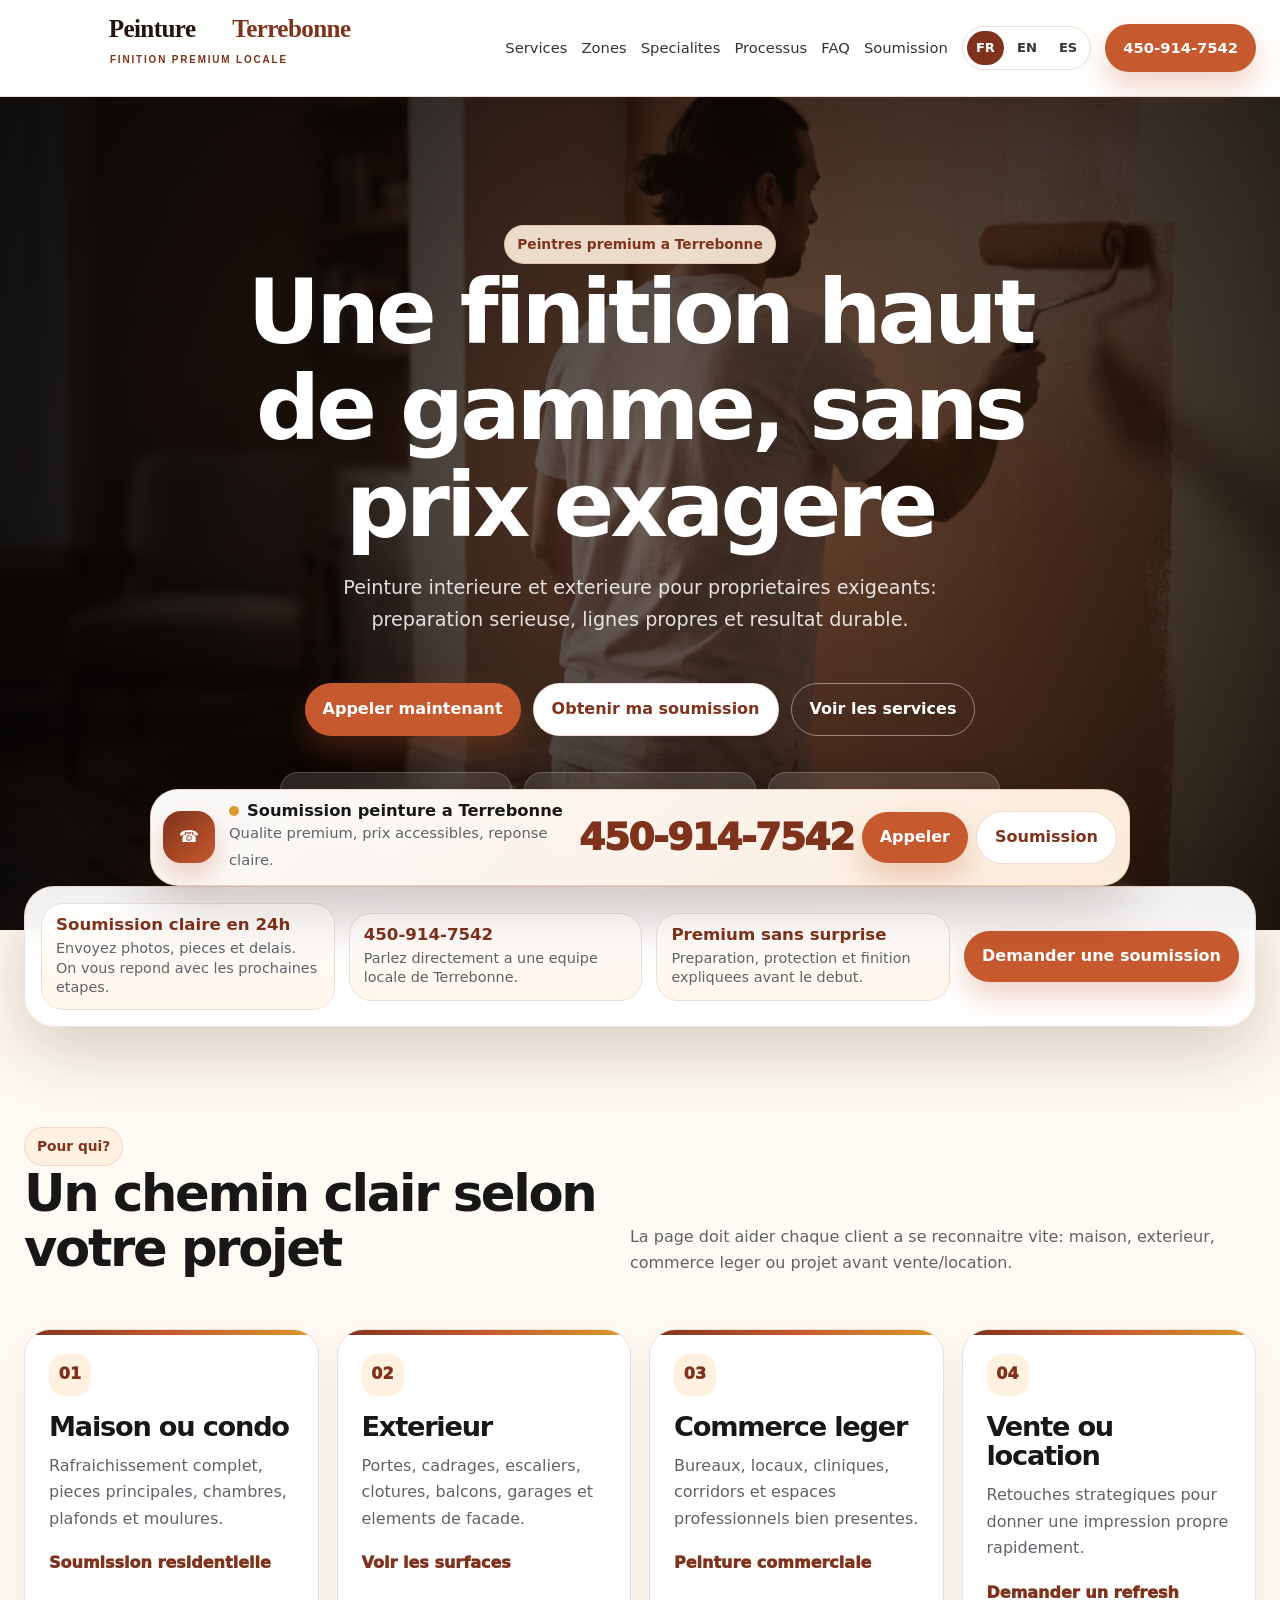
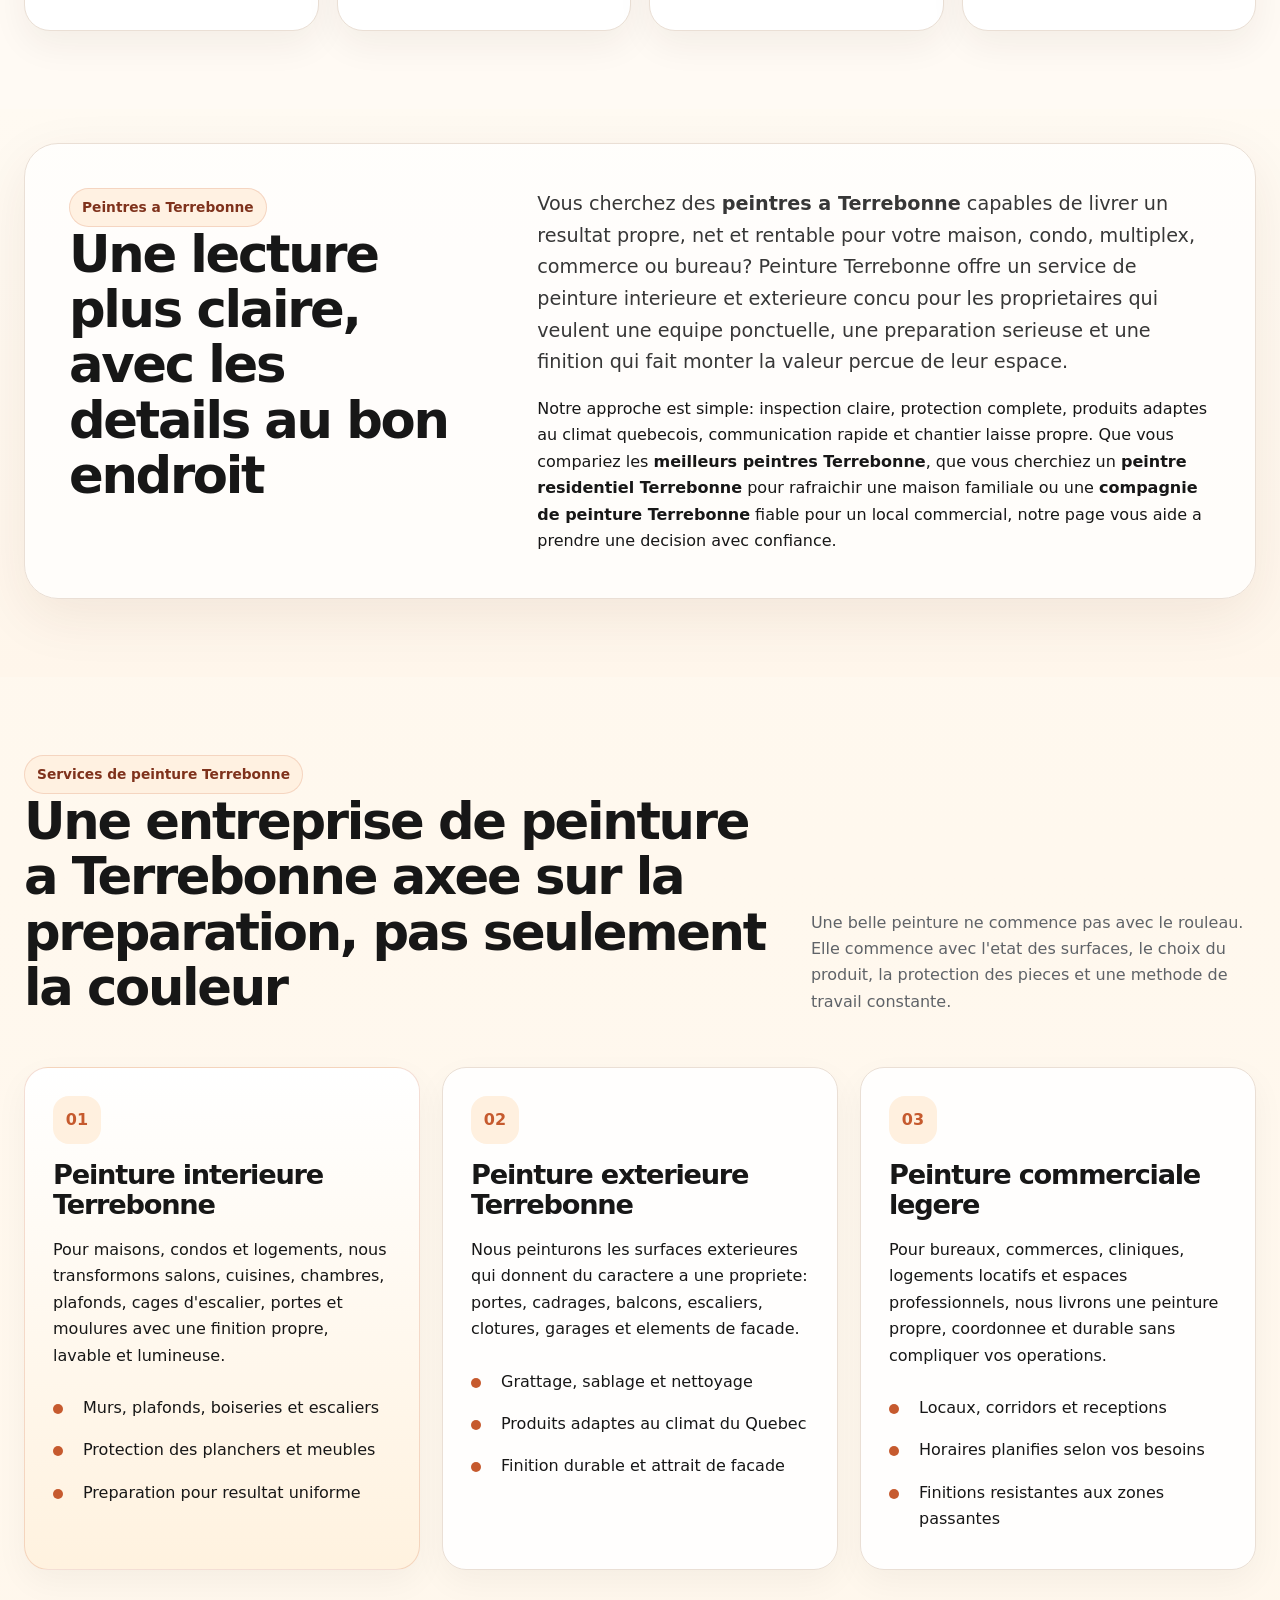
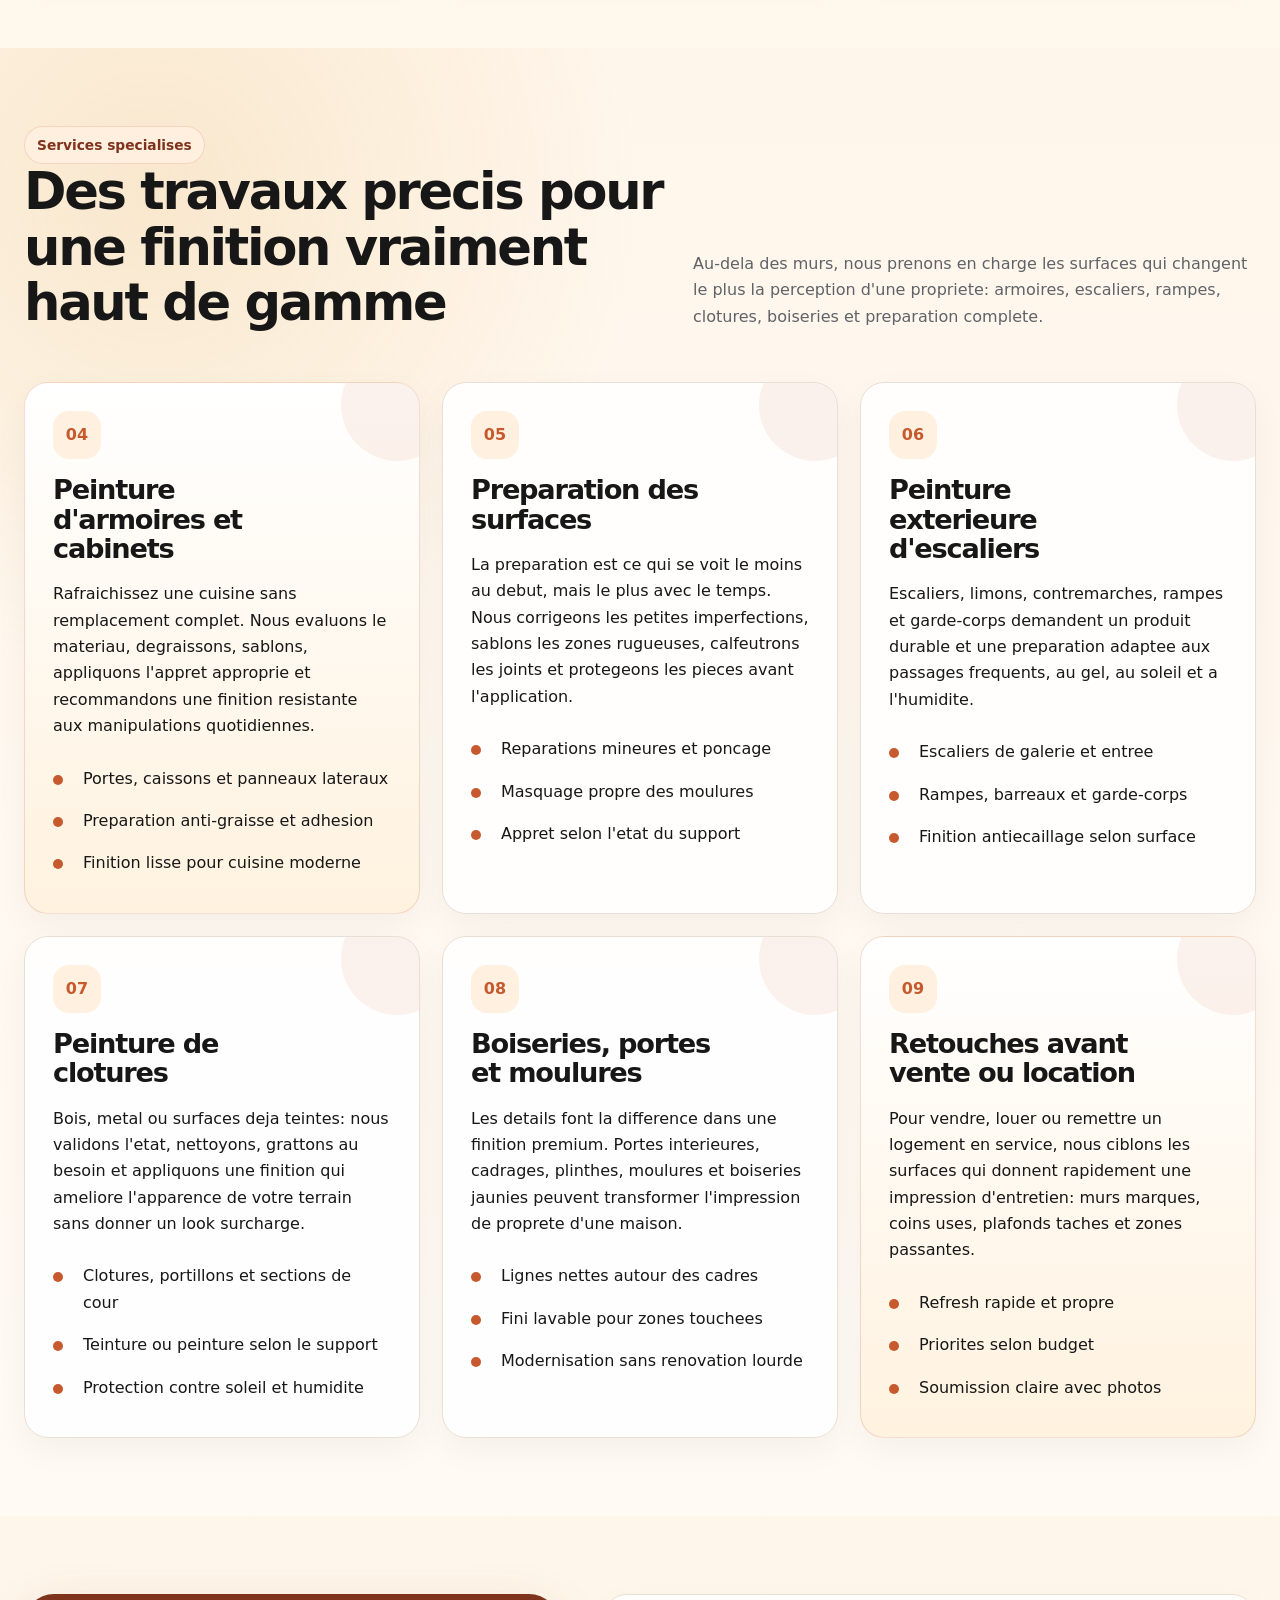
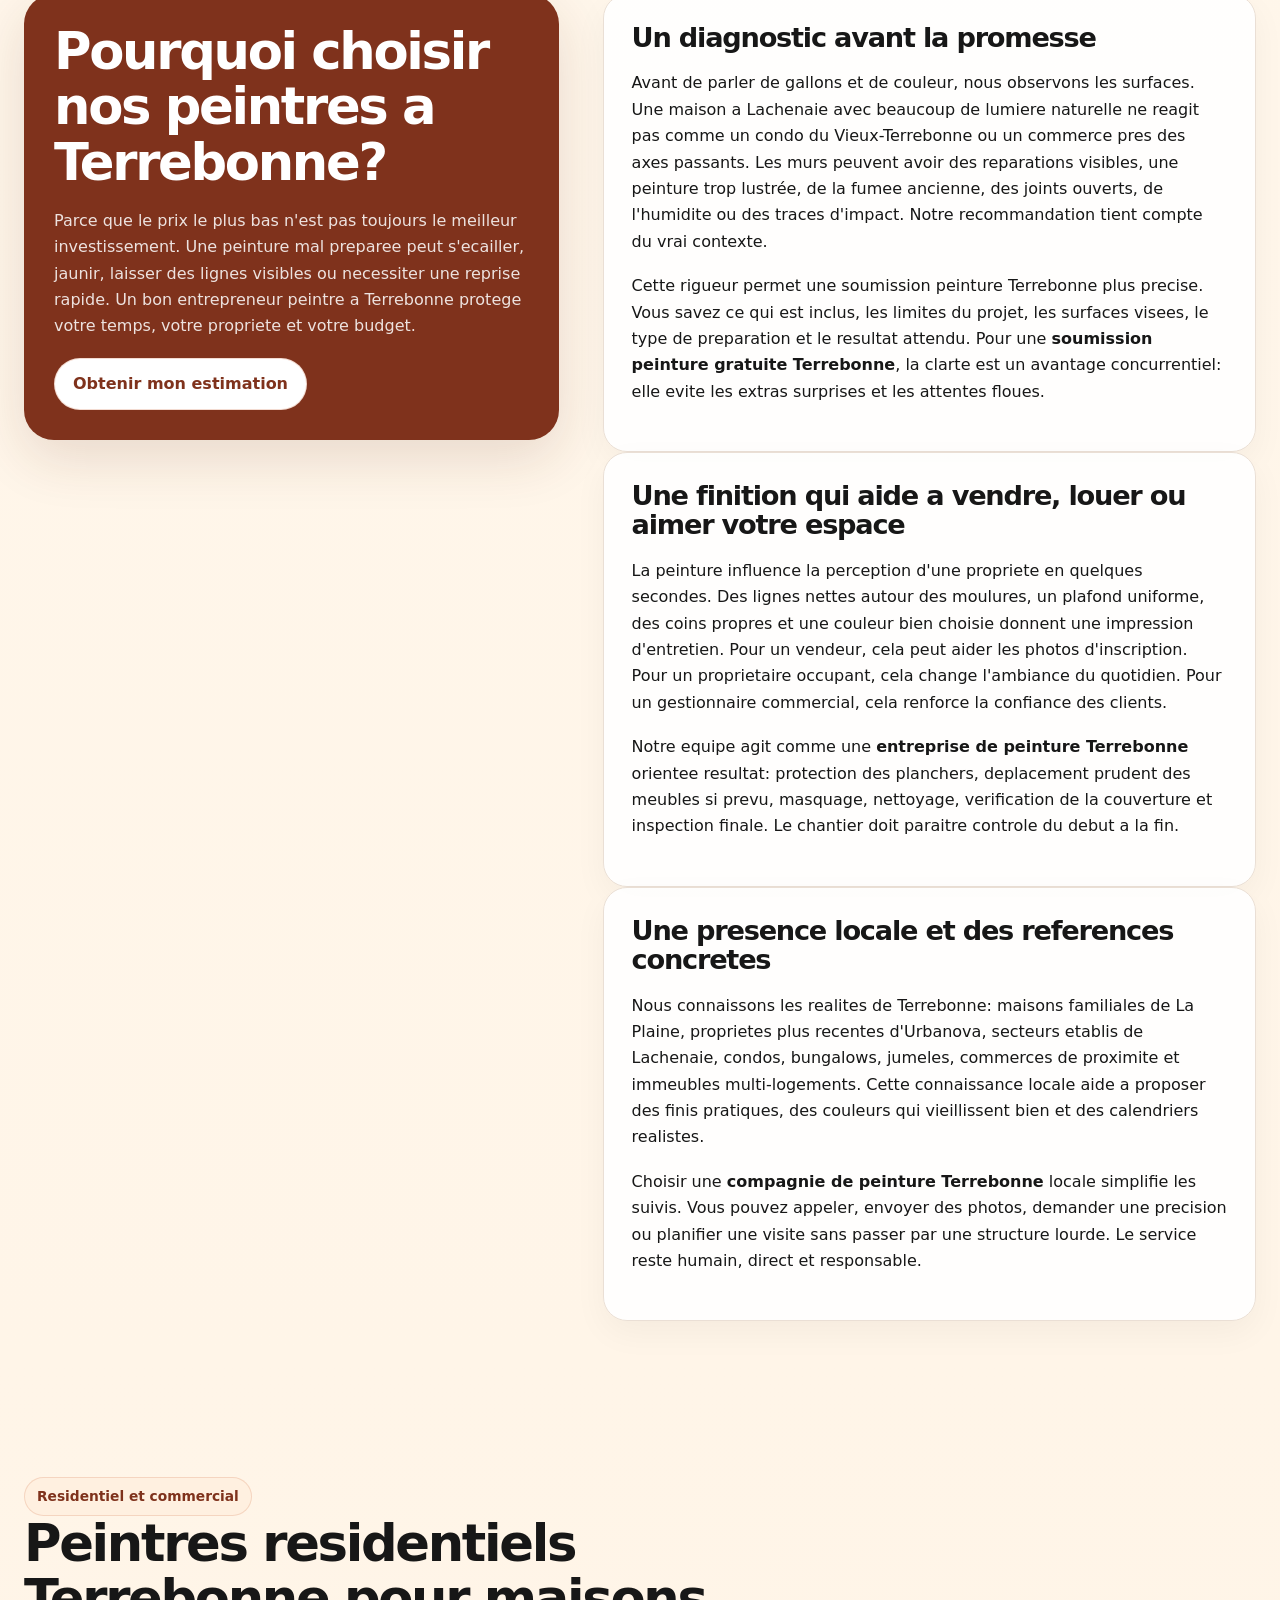
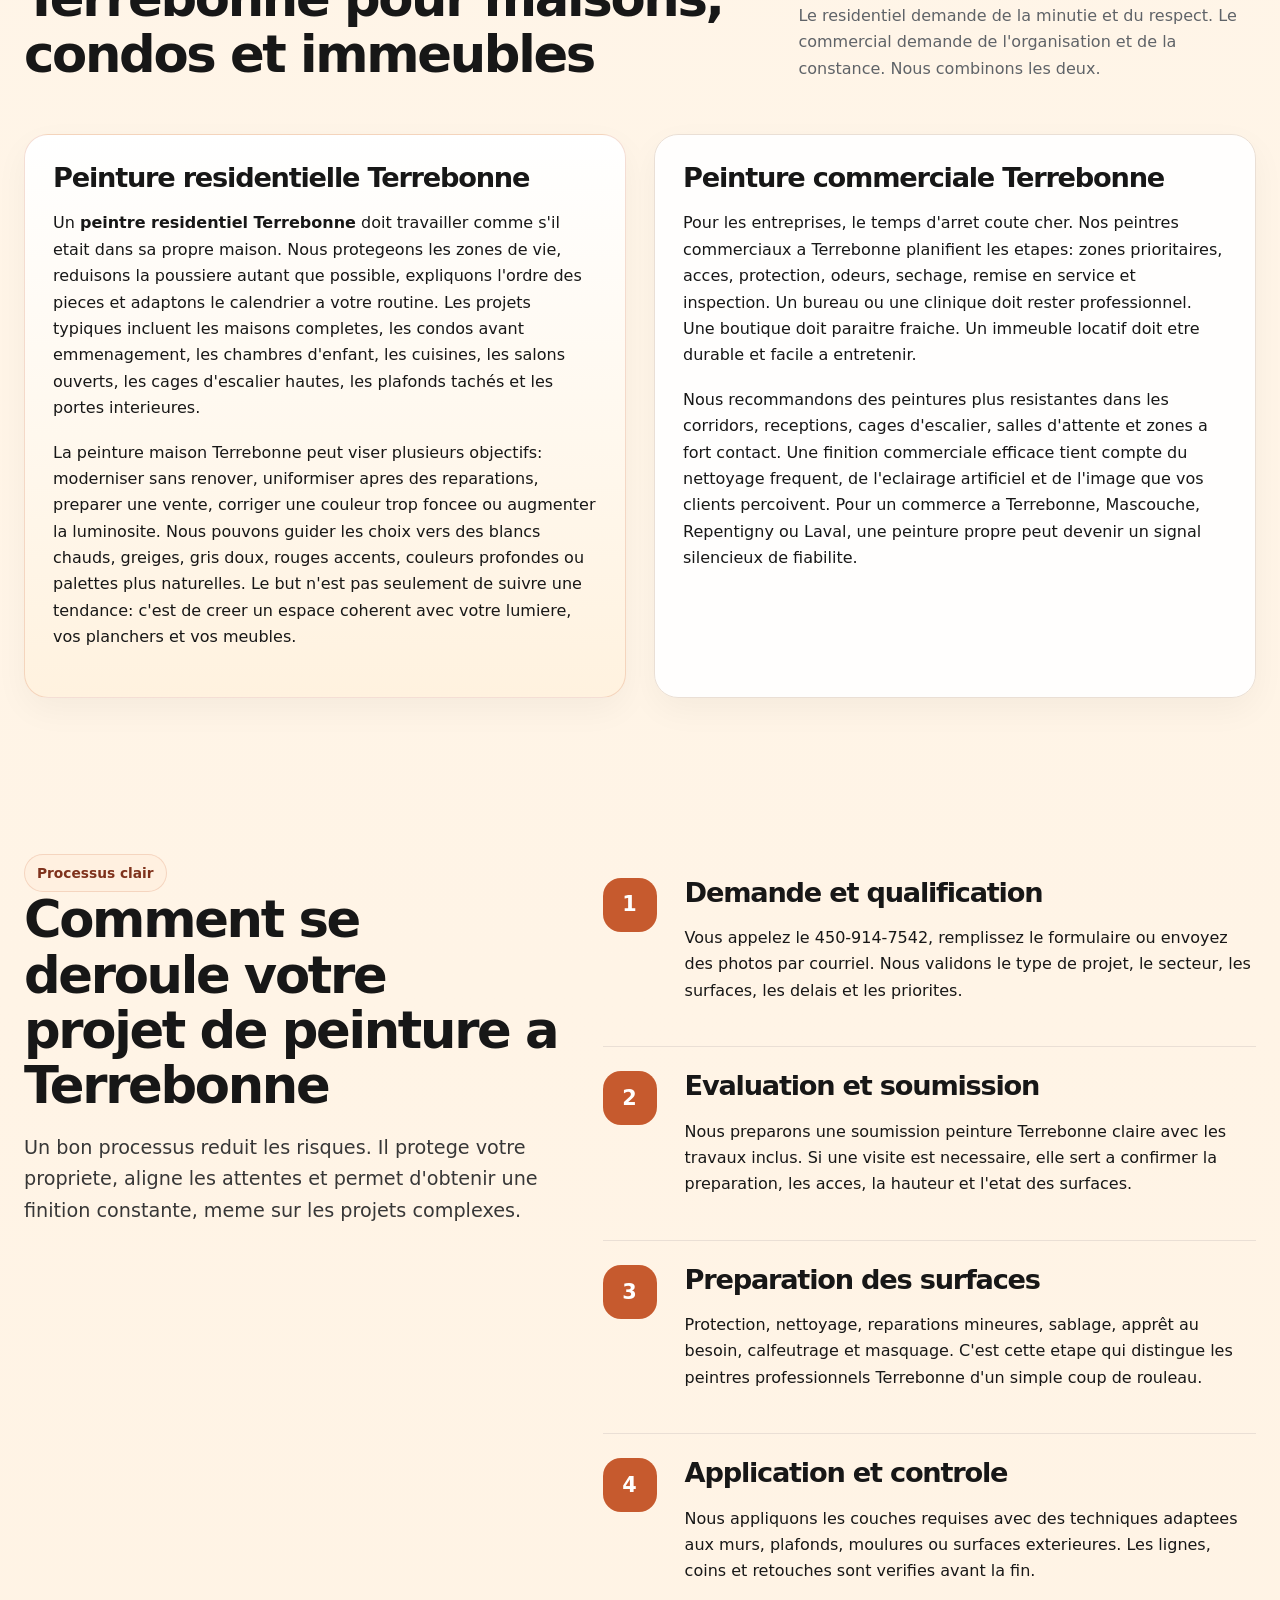
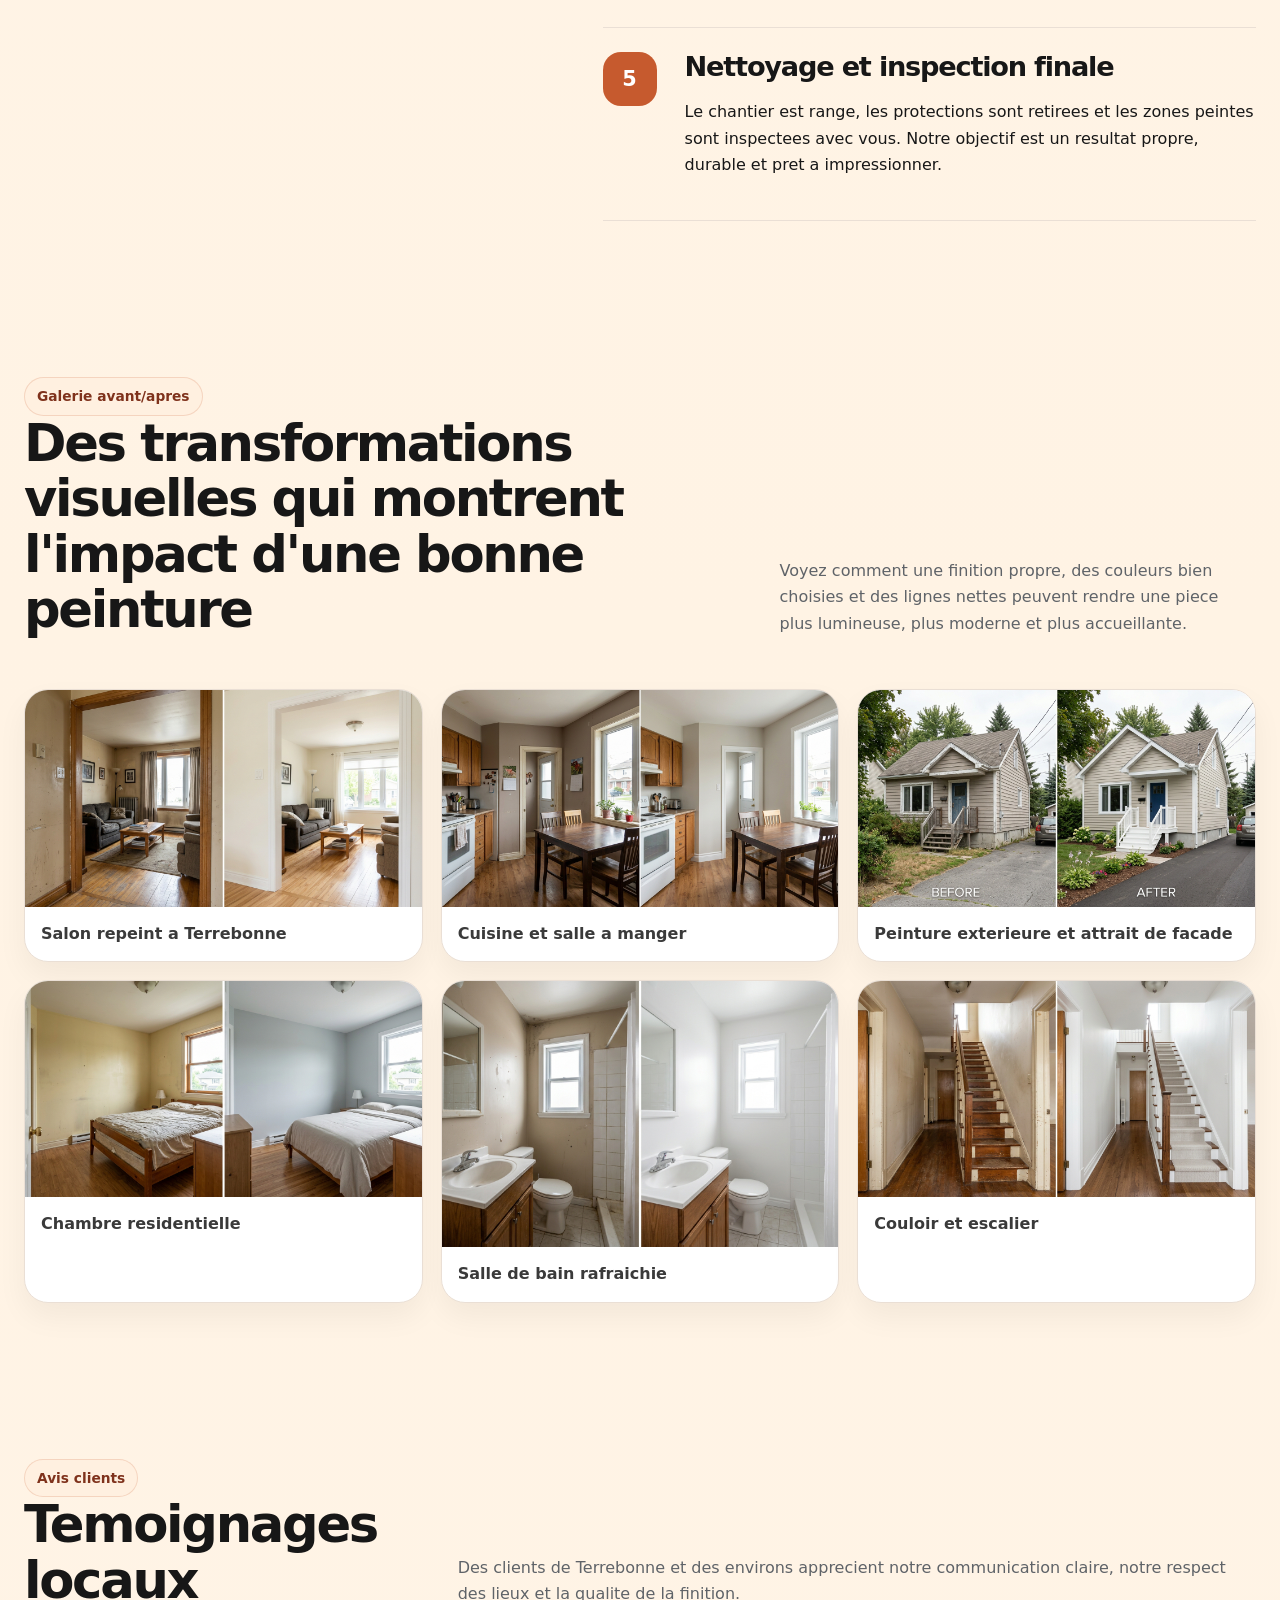
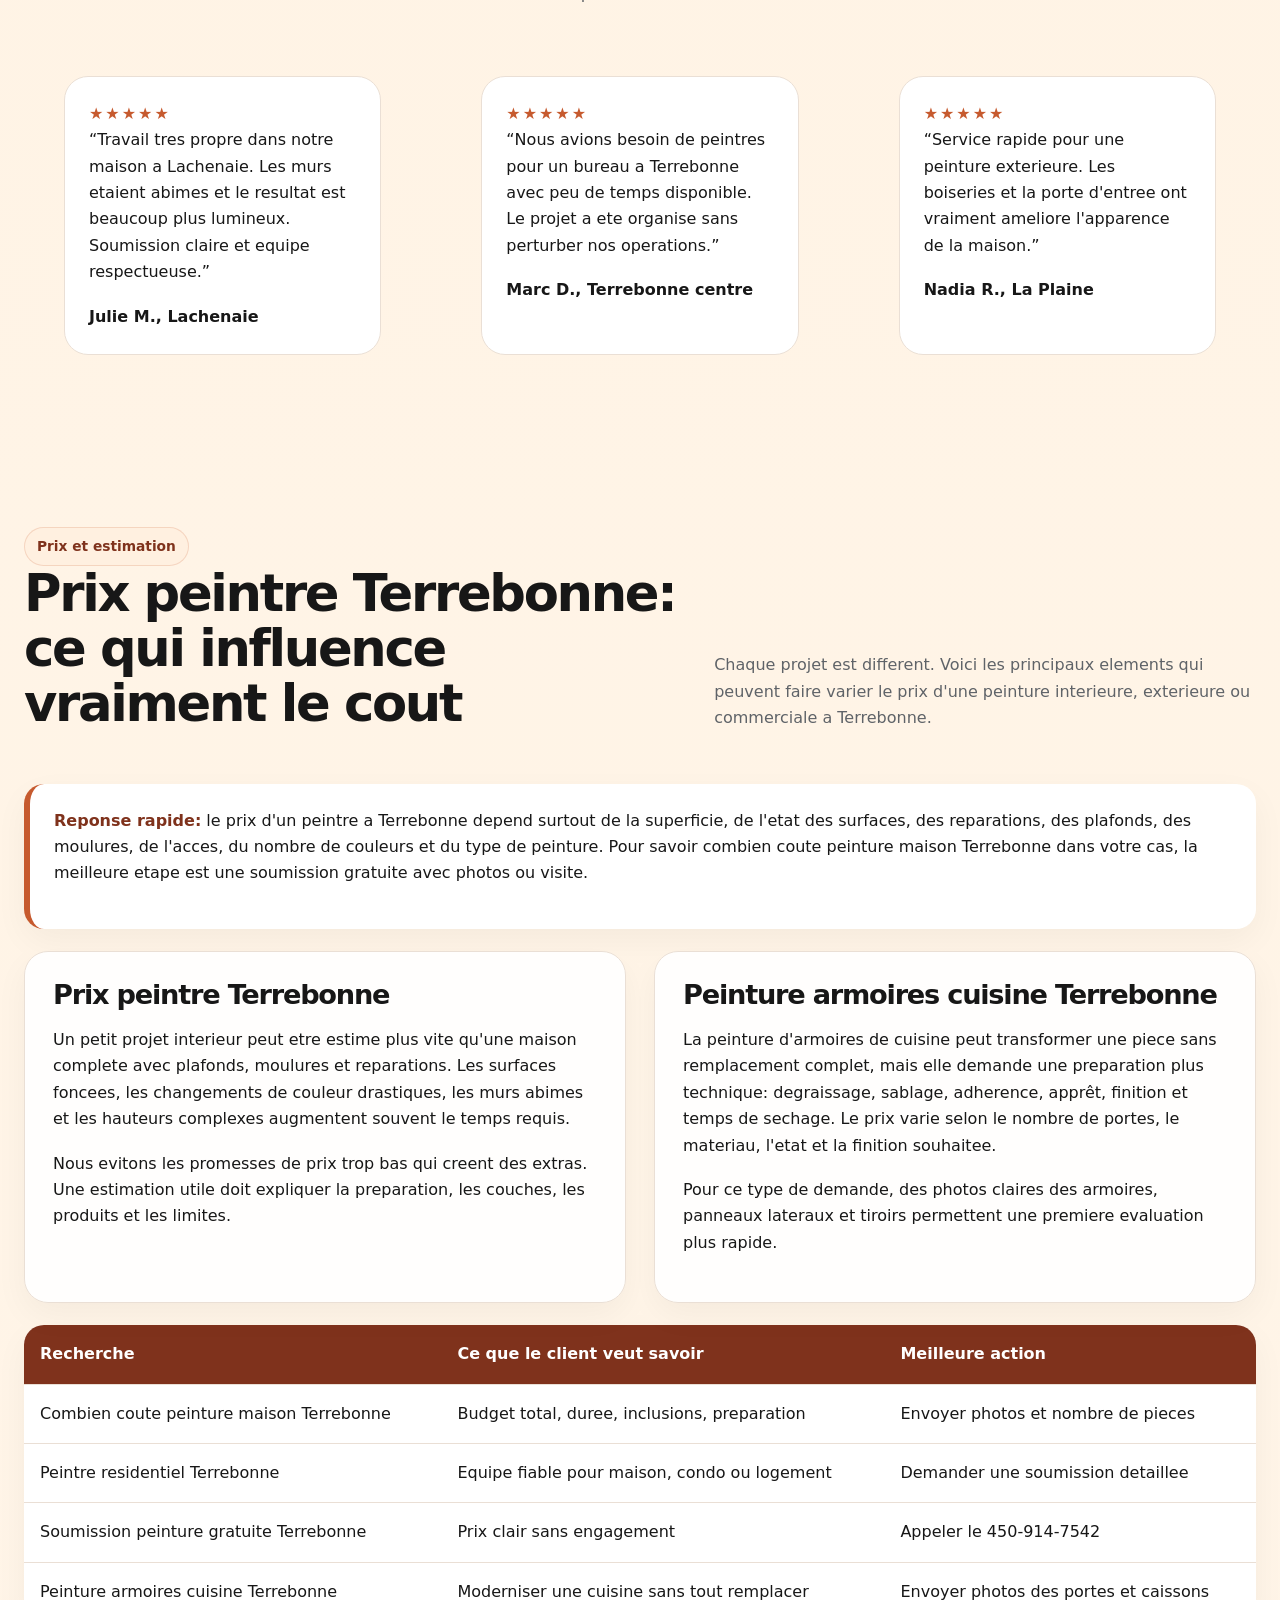
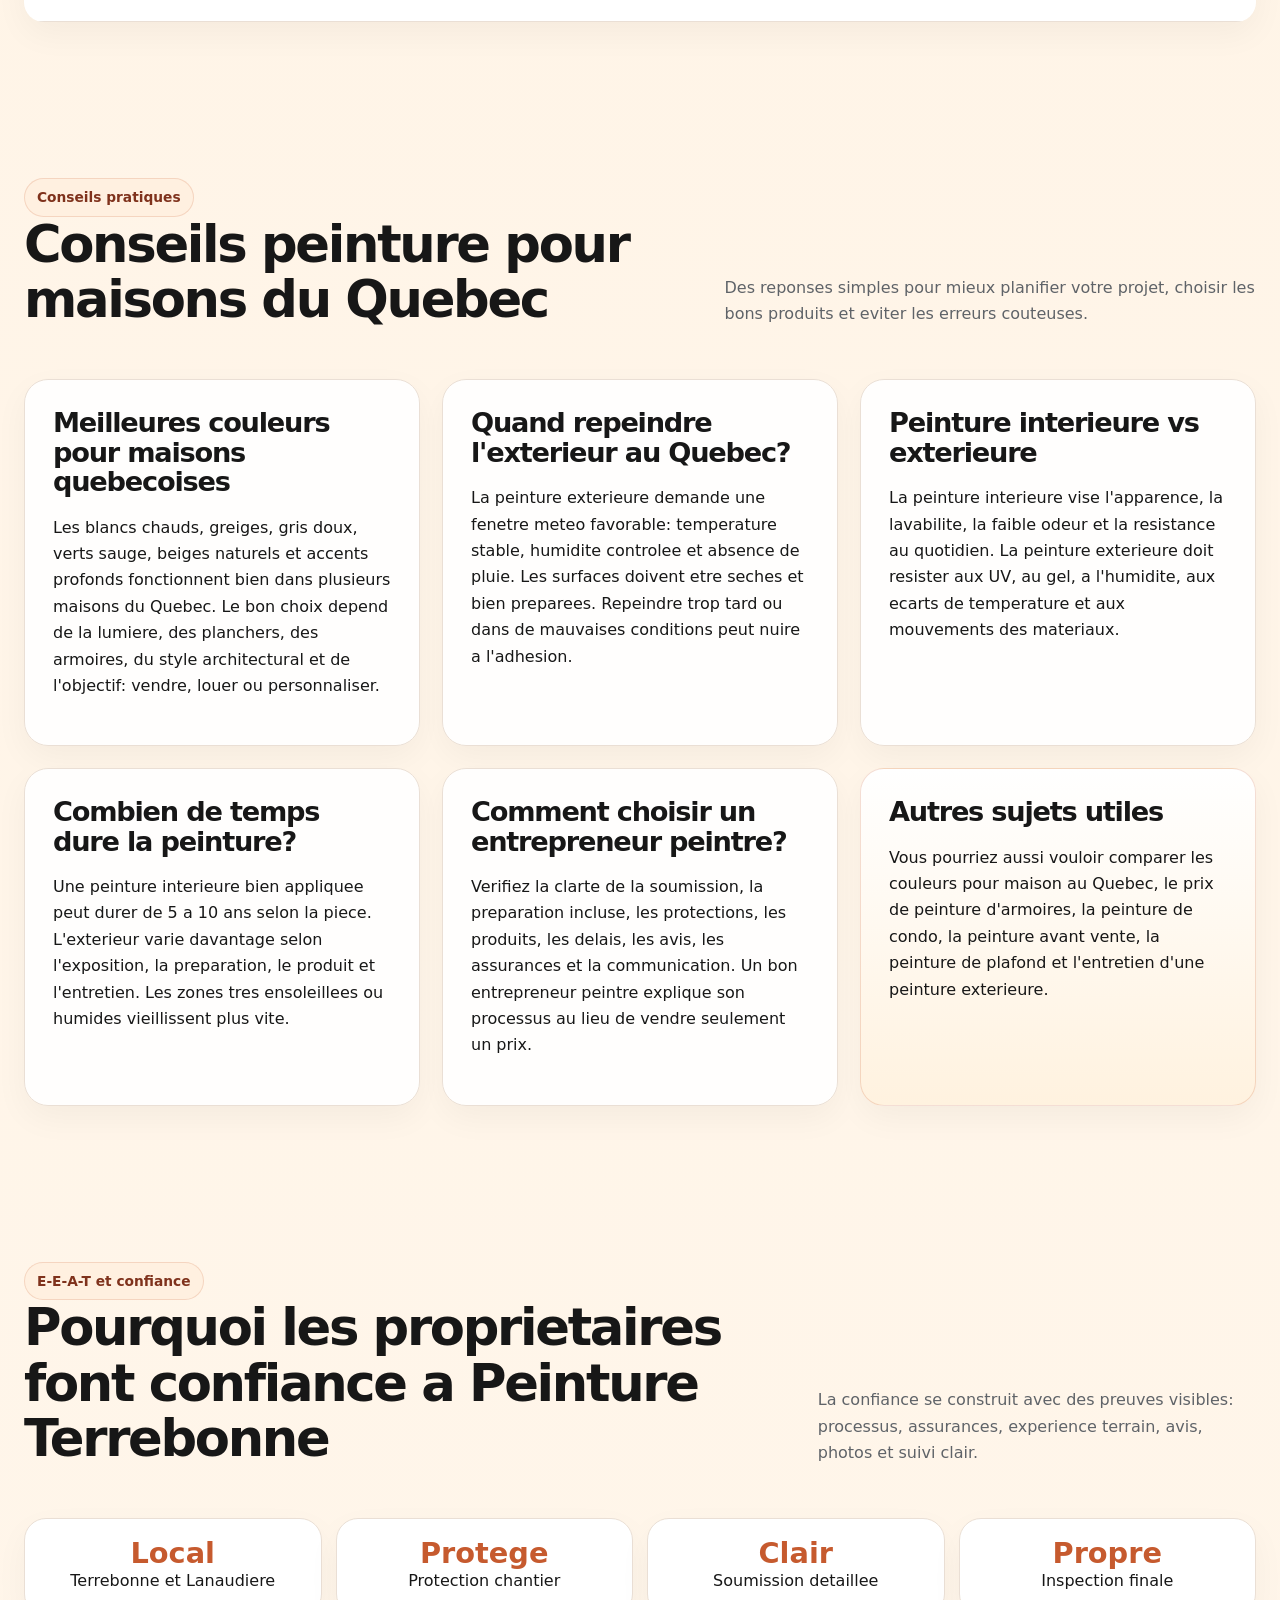
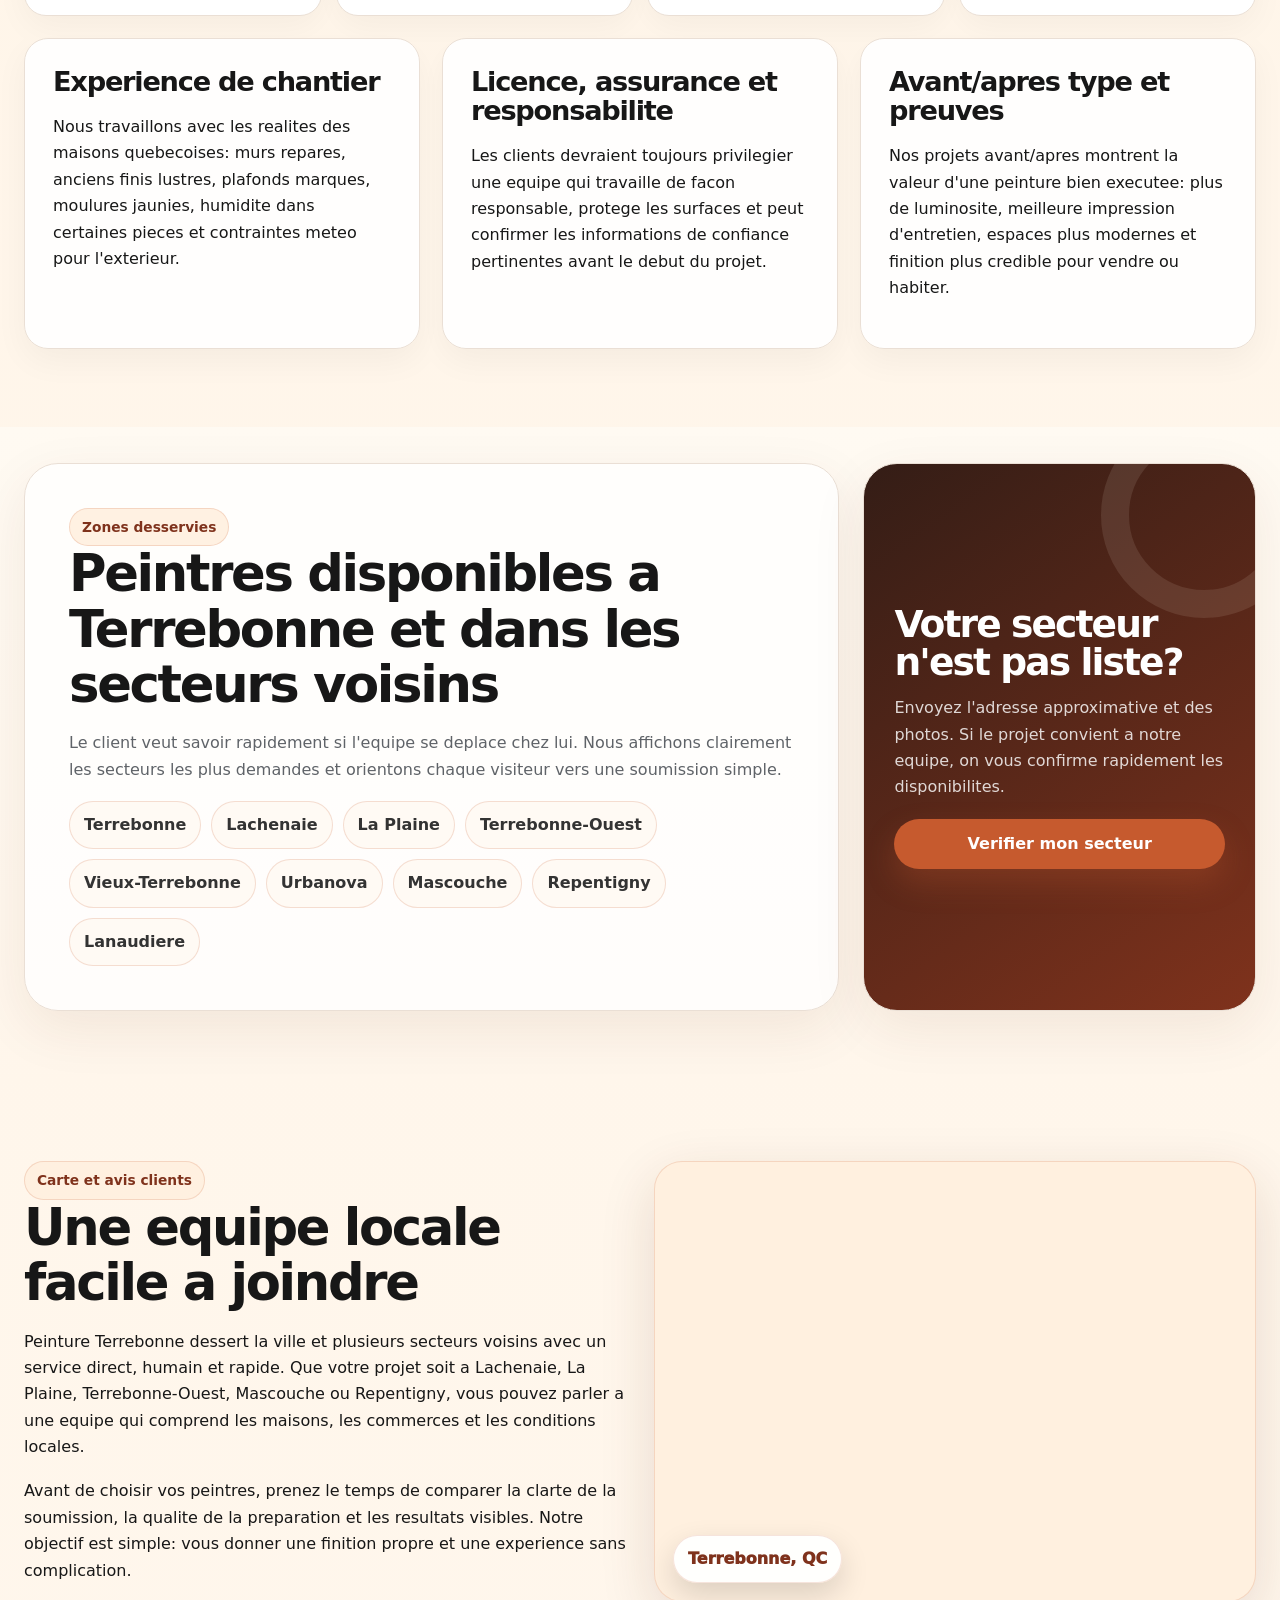
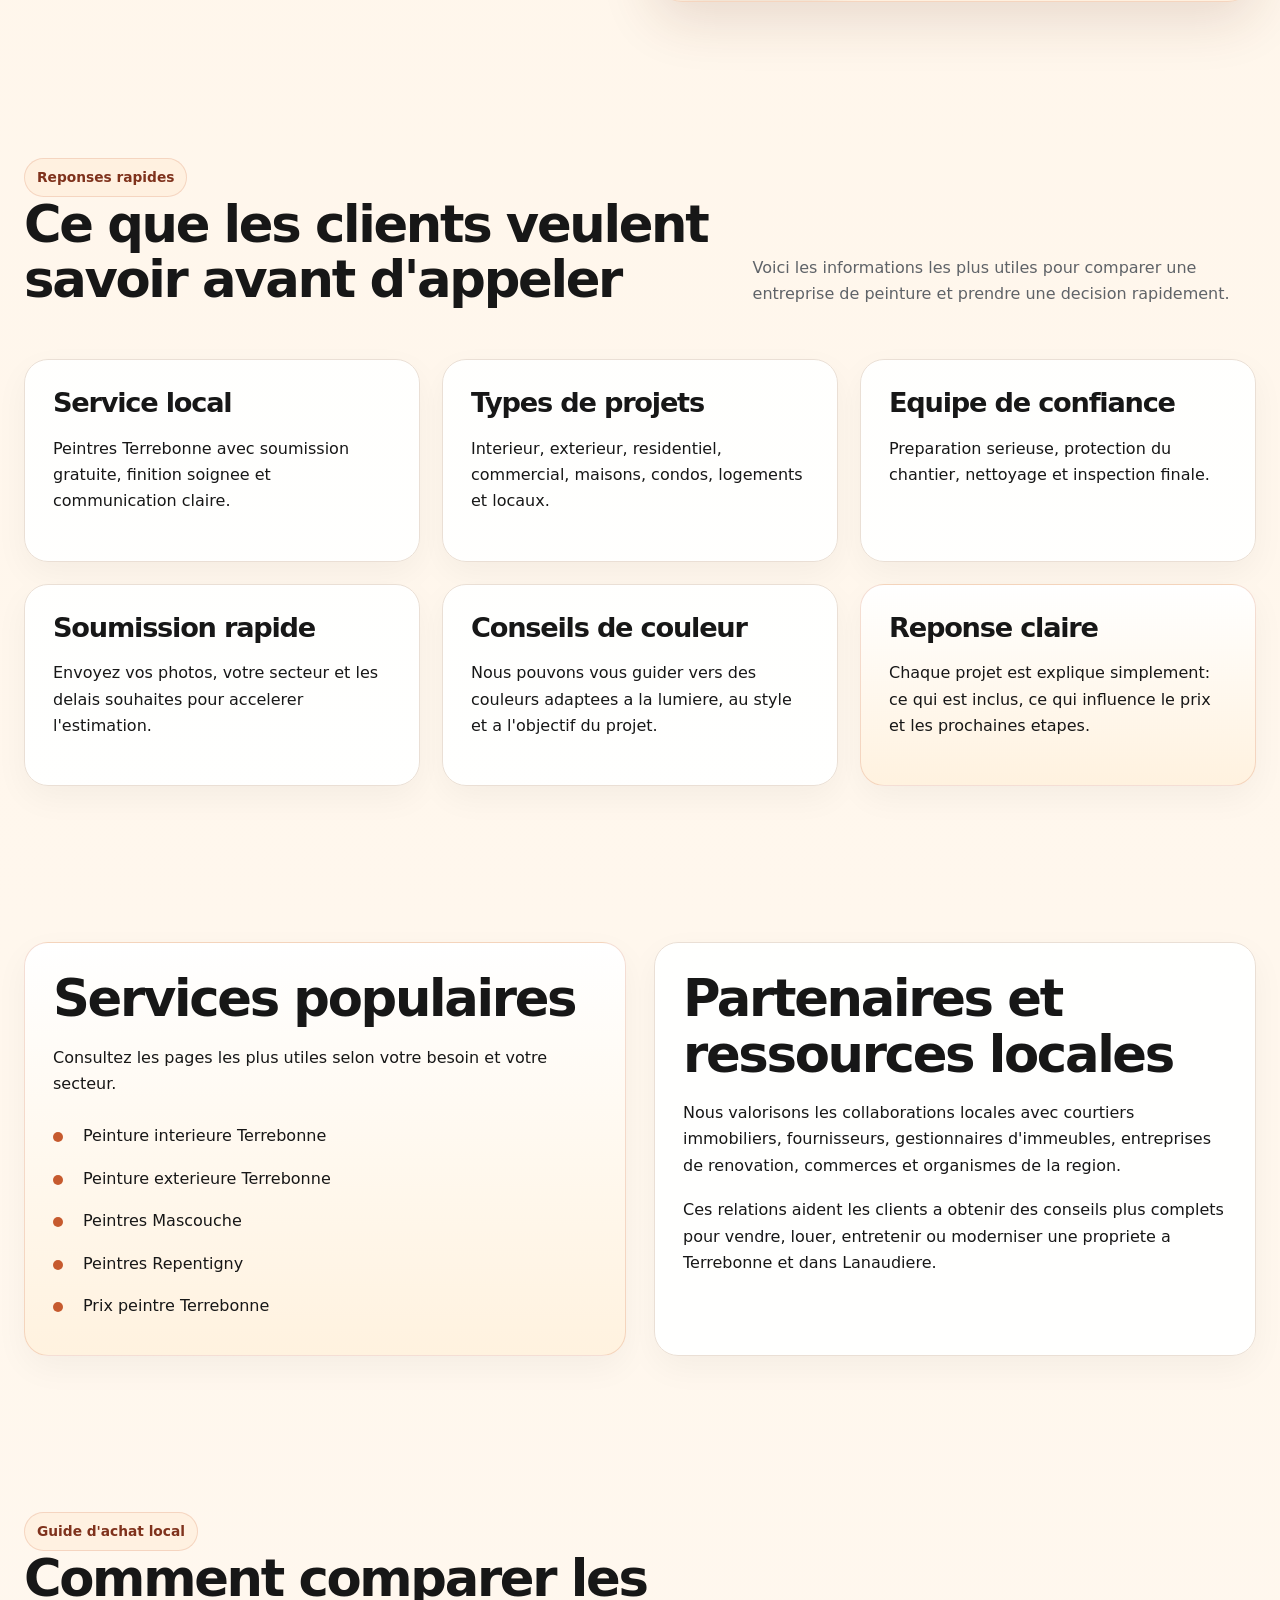
<file: index.html>
<!doctype html>
<html lang="fr-CA">
<head>
  <meta charset="utf-8"><link rel="icon" type="image/svg+xml" href="favicon.svg"><link rel="icon" type="image/x-icon" href="favicon.ico"><link rel="apple-touch-icon" href="apple-touch-icon.png">
  <meta name="viewport" content="width=device-width, initial-scale=1">
  <title>Peintres Terrebonne | Peintre residentiel et commercial | Soumission gratuite</title>
  <meta name="description" content="Peintres a Terrebonne pour peinture interieure, exterieure, residentielle et commerciale. Finition soignee, service local rapide et soumission peinture gratuite a Terrebonne.">
  <link rel="canonical" href="https://peintureterrebonne.ca/">
  <link rel="alternate" hreflang="fr-CA" href="https://peintureterrebonne.ca/">
  <link rel="alternate" hreflang="en-CA" href="https://peintureterrebonne.ca/en/">
  <link rel="alternate" hreflang="es-CA" href="https://peintureterrebonne.ca/es/">
  <link rel="preload" href="assets/styles.css" as="style">
  <link rel="stylesheet" href="assets/styles.css">
  <meta property="og:title" content="Peintres Terrebonne | Soumission peinture gratuite">
  <meta property="og:description" content="Entreprise de peinture a Terrebonne pour maisons, condos, commerces et exterieurs. Appelez le 450-914-7542.">
  <meta property="og:type" content="website">
  <meta property="og:url" content="https://peintureterrebonne.ca/">
  <script type="application/ld+json">
  {"@context":"https://schema.org","@type":"LocalBusiness","@id":"https://peintureterrebonne.ca/#business","name":"Peinture Terrebonne","url":"https://peintureterrebonne.ca/","telephone":"+14509147542","email":"soumission@peintureterrebonne.ca","priceRange":"$$","description":"Entreprise de peinture a Terrebonne specialisee en peinture interieure, peinture exterieure, peinture residentielle et peinture commerciale.","areaServed":[{"@type":"City","name":"Terrebonne"},{"@type":"Place","name":"Lachenaie"},{"@type":"Place","name":"La Plaine"},{"@type":"Place","name":"Terrebonne-Ouest"},{"@type":"City","name":"Mascouche"},{"@type":"City","name":"Repentigny"},{"@type":"AdministrativeArea","name":"Lanaudiere"}],"address":{"@type":"PostalAddress","addressLocality":"Terrebonne","addressRegion":"QC","addressCountry":"CA"},"geo":{"@type":"GeoCoordinates","latitude":45.7000,"longitude":-73.6333},"hasMap":"https://www.google.com/maps/search/?api=1&query=Terrebonne%20QC","openingHoursSpecification":[{"@type":"OpeningHoursSpecification","dayOfWeek":["Monday","Tuesday","Wednesday","Thursday","Friday"],"opens":"08:00","closes":"18:00"},{"@type":"OpeningHoursSpecification","dayOfWeek":"Saturday","opens":"09:00","closes":"15:00"}],"makesOffer":[{"@type":"Offer","name":"Soumission peinture gratuite Terrebonne"},{"@type":"Offer","name":"Peinture interieure Terrebonne"},{"@type":"Offer","name":"Peinture exterieure Terrebonne"},{"@type":"Offer","name":"Peinture commerciale Terrebonne"}],"sameAs":["https://peintureterrebonne.ca/"]}
  </script>
  <script type="application/ld+json">
  {"@context":"https://schema.org","@type":"Service","@id":"https://peintureterrebonne.ca/#service","serviceType":"Service de peinture a Terrebonne","provider":{"@id":"https://peintureterrebonne.ca/#business"},"areaServed":{"@type":"City","name":"Terrebonne"},"hasOfferCatalog":{"@type":"OfferCatalog","name":"Services de peinture Terrebonne","itemListElement":[{"@type":"Offer","itemOffered":{"@type":"Service","name":"Peinture interieure Terrebonne"}},{"@type":"Offer","itemOffered":{"@type":"Service","name":"Peinture exterieure Terrebonne"}},{"@type":"Offer","itemOffered":{"@type":"Service","name":"Peinture residentielle Terrebonne"}},{"@type":"Offer","itemOffered":{"@type":"Service","name":"Peinture commerciale Terrebonne"}}]}}
  </script>
  <script type="application/ld+json">
  {"@context":"https://schema.org","@type":"BreadcrumbList","itemListElement":[{"@type":"ListItem","position":1,"name":"Accueil","item":"https://peintureterrebonne.ca/"},{"@type":"ListItem","position":2,"name":"Peintres Terrebonne","item":"https://peintureterrebonne.ca/#services"}]}
  </script>
  <script type="application/ld+json">
  {"@context":"https://schema.org","@type":"FAQPage","mainEntity":[{"@type":"Question","name":"Combien coute un peintre a Terrebonne?","acceptedAnswer":{"@type":"Answer","text":"Le prix depend de la surface, de la preparation, du nombre de couches, de la hauteur des plafonds et du type de peinture. Une soumission gratuite permet de confirmer le budget selon votre maison ou commerce."}},{"@type":"Question","name":"Offrez-vous une soumission peinture gratuite a Terrebonne?","acceptedAnswer":{"@type":"Answer","text":"Oui. Appelez le 450-914-7542 ou envoyez une demande a soumission@peintureterrebonne.ca pour une soumission peinture gratuite a Terrebonne."}},{"@type":"Question","name":"Quel est le prix pour peinturer une maison a Terrebonne?","acceptedAnswer":{"@type":"Answer","text":"Le cout varie selon le nombre de pieces, l'etat des murs, les plafonds, les moulures, les reparations et les produits. Les petits projets peuvent etre estimes plus rapidement avec photos."}},{"@type":"Question","name":"Faites-vous la peinture d'armoires de cuisine a Terrebonne?","acceptedAnswer":{"@type":"Answer","text":"Oui, selon l'etat des armoires et le type de finition souhaitee. La preparation, le degraissage, le sablage et le produit utilise sont essentiels pour un resultat durable."}},{"@type":"Question","name":"Travaillez-vous a Lachenaie?","acceptedAnswer":{"@type":"Answer","text":"Oui. Nous desservons Lachenaie pour les projets de peinture interieure, exterieure, residentielle et commerciale."}},{"@type":"Question","name":"Travaillez-vous a La Plaine?","acceptedAnswer":{"@type":"Answer","text":"Oui. Nous pouvons intervenir a La Plaine pour maisons familiales, condos, logements et petits commerces selon la disponibilite."}},{"@type":"Question","name":"Travaillez-vous a Terrebonne-Ouest?","acceptedAnswer":{"@type":"Answer","text":"Oui. Terrebonne-Ouest fait partie des secteurs locaux desservis par Peinture Terrebonne."}},{"@type":"Question","name":"Desservons-nous Mascouche et Repentigny?","acceptedAnswer":{"@type":"Answer","text":"Oui, selon la portee du projet. Nous desservons Mascouche et Repentigny pour plusieurs projets residentiels et commerciaux."}},{"@type":"Question","name":"Combien de temps dure une peinture interieure?","acceptedAnswer":{"@type":"Answer","text":"Une peinture interieure bien appliquee peut durer de 5 a 10 ans selon l'utilisation, la qualite de la preparation, le produit choisi et le niveau de circulation."}},{"@type":"Question","name":"Quand repeindre l'exterieur d'une maison au Quebec?","acceptedAnswer":{"@type":"Answer","text":"Le meilleur moment est lorsque la temperature, l'humidite et la pluie annoncee permettent une bonne adhesion. Le printemps avance, l'ete et le debut de l'automne sont souvent favorables."}},{"@type":"Question","name":"Quelle difference entre peinture interieure et exterieure?","acceptedAnswer":{"@type":"Answer","text":"La peinture exterieure est formulee pour resister aux UV, a l'humidite et aux variations de temperature. La peinture interieure vise surtout la lavabilite, l'apparence et la faible odeur."}},{"@type":"Question","name":"Comment choisir un entrepreneur peintre a Terrebonne?","acceptedAnswer":{"@type":"Answer","text":"Comparez la preparation incluse, la clarte de la soumission, les produits proposes, les protections, les delais et la communication avant chantier."}},{"@type":"Question","name":"Les peintres protegent-ils les planchers et meubles?","acceptedAnswer":{"@type":"Answer","text":"Oui. Les zones de travail doivent etre protegees avec toiles, plastiques, rubans et methode adaptee au chantier."}},{"@type":"Question","name":"Peut-on peindre avant de vendre une maison?","acceptedAnswer":{"@type":"Answer","text":"Oui. Une couleur neutre et une finition propre peuvent ameliorer les photos, reduire les objections et augmenter la perception d'entretien."}},{"@type":"Question","name":"Faites-vous les plafonds?","acceptedAnswer":{"@type":"Answer","text":"Oui. Les plafonds peuvent etre repeints pour uniformiser la luminosite, couvrir des taches ou completer un rafraichissement interieur."}},{"@type":"Question","name":"Faites-vous les moulures et portes?","acceptedAnswer":{"@type":"Answer","text":"Oui. Les moulures, portes et cadrages demandent une preparation soignee pour obtenir une finition nette et durable."}},{"@type":"Question","name":"Combien de couches de peinture faut-il?","acceptedAnswer":{"@type":"Answer","text":"La plupart des projets demandent deux couches, mais une couche d'appret ou une couche additionnelle peut etre necessaire selon la couleur, l'etat du mur et le produit."}},{"@type":"Question","name":"Peut-on rester dans la maison pendant les travaux?","acceptedAnswer":{"@type":"Answer","text":"Souvent oui. Le projet peut etre organise par zones avec des peintures a faible odeur pour reduire les inconvenients."}},{"@type":"Question","name":"Offrez-vous la peinture commerciale a Terrebonne?","acceptedAnswer":{"@type":"Answer","text":"Oui. Nous travaillons dans bureaux, commerces, cliniques, locaux professionnels et immeubles locatifs."}},{"@type":"Question","name":"Quelle couleur choisir pour une maison au Quebec?","acceptedAnswer":{"@type":"Answer","text":"Les blancs chauds, greiges, gris doux, verts sauge et tons naturels fonctionnent bien dans plusieurs maisons quebecoises selon la lumiere et les planchers."}},{"@type":"Question","name":"La peinture exterieure augmente-t-elle la valeur percue?","acceptedAnswer":{"@type":"Answer","text":"Oui. Des cadrages propres, une porte repeinte et une facade rafraichie peuvent ameliorer fortement l'attrait exterieur."}},{"@type":"Question","name":"Faites-vous les petits projets?","acceptedAnswer":{"@type":"Answer","text":"Oui, selon la disponibilite. Une piece, des retouches, des moulures ou un petit local peuvent etre evalues rapidement."}}]}
  </script>
</head>
<body>
  <a class="skip-link" href="#contenu">Aller au contenu</a>
  <header class="nav">
    <div class="container nav-inner">
      <a class="brand" href="index.html"><img class="brand-logo" src="public/logos/logo-horizontal.svg" alt="Peinture Terrebonne" width="210" height="48"></a>
      <nav class="nav-links" aria-label="Navigation principale">
        <a href="#services" data-scroll>Services</a><a href="#zones" data-scroll>Zones</a><a href="#specialites" data-scroll>Specialites</a><a href="#processus" data-scroll>Processus</a><a href="#faq" data-scroll>FAQ</a><a href="#soumission" data-scroll>Soumission</a><span class="lang-switch"><a class="lang is-active" href="index.html">FR</a><a class="lang" href="en/index.html">EN</a><a class="lang" href="es/index.html">ES</a></span><a class="btn btn-primary nav-phone" href="tel:4509147542">450-914-7542</a>
      </nav>
    </div>
  </header>

  <main id="contenu">
    <section class="hero hero-home">
      <div class="painter-video-bg" aria-hidden="true"></div>
      <div class="container hero-grid">
        <div class="hero-copy">
          <span class="eyebrow">Peintres premium a Terrebonne</span>
          <h1>Une finition haut de gamme, sans prix exagere</h1>
          <p class="lead">Peinture interieure et exterieure pour proprietaires exigeants: preparation serieuse, lignes propres et resultat durable.</p>
          <div class="hero-actions"><a class="btn btn-primary" href="tel:4509147542">Appeler maintenant</a><a class="btn btn-secondary" href="#soumission" data-scroll>Obtenir ma soumission</a><a class="btn btn-ghost" href="#services" data-scroll>Voir les services</a></div>
          <div class="trust-row"><div class="trust-card"><strong>Premium</strong>Finition soignee</div><div class="trust-card"><strong>Accessible</strong>Prix justes</div><div class="trust-card"><strong>Local</strong>Peintres Terrebonne</div></div>
        </div>
      </div>
    </section>

    <section class="lead-panel" aria-label="Soumission rapide peinture Terrebonne">
      <div class="container lead-panel-inner">
        <div class="lead-proof"><strong>Soumission claire en 24h</strong><span>Envoyez photos, pieces et delais. On vous repond avec les prochaines etapes.</span></div>
        <div class="lead-proof"><strong>450-914-7542</strong><span>Parlez directement a une equipe locale de Terrebonne.</span></div>
        <div class="lead-proof"><strong>Premium sans surprise</strong><span>Preparation, protection et finition expliquees avant le debut.</span></div>
        <a class="btn btn-primary" href="#soumission" data-scroll>Demander une soumission</a>
      </div>
    </section>

    <section class="client-paths">
      <div class="container">
        <div class="section-head"><div><span class="eyebrow">Pour qui?</span><h2>Un chemin clair selon votre projet</h2></div><p>La page doit aider chaque client a se reconnaitre vite: maison, exterieur, commerce leger ou projet avant vente/location.</p></div>
        <div class="grid-4">
          <article class="path-card"><span>01</span><h3>Maison ou condo</h3><p>Rafraichissement complet, pieces principales, chambres, plafonds et moulures.</p><a href="#soumission" data-scroll>Soumission residentielle</a></article>
          <article class="path-card"><span>02</span><h3>Exterieur</h3><p>Portes, cadrages, escaliers, clotures, balcons, garages et elements de facade.</p><a href="#specialites" data-scroll>Voir les surfaces</a></article>
          <article class="path-card"><span>03</span><h3>Commerce leger</h3><p>Bureaux, locaux, cliniques, corridors et espaces professionnels bien presentes.</p><a href="peintre-commercial-terrebonne/index.html">Peinture commerciale</a></article>
          <article class="path-card"><span>04</span><h3>Vente ou location</h3><p>Retouches strategiques pour donner une impression propre rapidement.</p><a href="#soumission" data-scroll>Demander un refresh</a></article>
        </div>
      </div>
    </section>

    <section class="intro-copy">
      <div class="container intro-panel">
        <div><span class="eyebrow">Peintres a Terrebonne</span><h2>Une lecture plus claire, avec les details au bon endroit</h2></div>
        <div>
          <p class="lead">Vous cherchez des <strong>peintres a Terrebonne</strong> capables de livrer un resultat propre, net et rentable pour votre maison, condo, multiplex, commerce ou bureau? Peinture Terrebonne offre un service de peinture interieure et exterieure concu pour les proprietaires qui veulent une equipe ponctuelle, une preparation serieuse et une finition qui fait monter la valeur percue de leur espace.</p>
          <p>Notre approche est simple: inspection claire, protection complete, produits adaptes au climat quebecois, communication rapide et chantier laisse propre. Que vous compariez les <strong>meilleurs peintres Terrebonne</strong>, que vous cherchiez un <a href="peintre-terrebonne/index.html"><strong>peintre residentiel Terrebonne</strong></a> pour rafraichir une maison familiale ou une <a href="peintre-commercial-terrebonne/index.html"><strong>compagnie de peinture Terrebonne</strong></a> fiable pour un local commercial, notre page vous aide a prendre une decision avec confiance.</p>
        </div>
      </div>
    </section>

    <section id="services">
      <div class="container">
        <div class="section-head"><div><span class="eyebrow">Services de peinture Terrebonne</span><h2>Une entreprise de peinture a Terrebonne axee sur la preparation, pas seulement la couleur</h2></div><p>Une belle peinture ne commence pas avec le rouleau. Elle commence avec l'etat des surfaces, le choix du produit, la protection des pieces et une methode de travail constante.</p></div>
        <div class="grid-3">
          <article class="card accent"><div class="icon">01</div><h3><a href="peinture-interieure-terrebonne/index.html">Peinture interieure Terrebonne</a></h3><p>Pour maisons, condos et logements, nous transformons salons, cuisines, chambres, plafonds, cages d'escalier, portes et moulures avec une finition propre, lavable et lumineuse.</p><ul class="list"><li>Murs, plafonds, boiseries et escaliers</li><li>Protection des planchers et meubles</li><li>Preparation pour resultat uniforme</li></ul></article>
          <article class="card"><div class="icon">02</div><h3><a href="peinture-exterieure-terrebonne/index.html">Peinture exterieure Terrebonne</a></h3><p>Nous peinturons les surfaces exterieures qui donnent du caractere a une propriete: portes, cadrages, balcons, escaliers, clotures, garages et elements de facade.</p><ul class="list"><li>Grattage, sablage et nettoyage</li><li>Produits adaptes au climat du Quebec</li><li>Finition durable et attrait de facade</li></ul></article>
          <article class="card"><div class="icon">03</div><h3><a href="peintre-commercial-terrebonne/index.html">Peinture commerciale legere</a></h3><p>Pour bureaux, commerces, cliniques, logements locatifs et espaces professionnels, nous livrons une peinture propre, coordonnee et durable sans compliquer vos operations.</p><ul class="list"><li>Locaux, corridors et receptions</li><li>Horaires planifies selon vos besoins</li><li>Finitions resistantes aux zones passantes</li></ul></article>
        </div>
      </div>
    </section>

    <section id="specialites" class="service-showcase">
      <div class="container">
        <div class="section-head"><div><span class="eyebrow">Services specialises</span><h2>Des travaux precis pour une finition vraiment haut de gamme</h2></div><p>Au-dela des murs, nous prenons en charge les surfaces qui changent le plus la perception d'une propriete: armoires, escaliers, rampes, clotures, boiseries et preparation complete.</p></div>
        <div class="grid-3 service-cards">
          <article class="card accent"><div class="icon">04</div><h3>Peinture d'armoires et cabinets</h3><p>Rafraichissez une cuisine sans remplacement complet. Nous evaluons le materiau, degraissons, sablons, appliquons l'appret approprie et recommandons une finition resistante aux manipulations quotidiennes.</p><ul class="list"><li>Portes, caissons et panneaux lateraux</li><li>Preparation anti-graisse et adhesion</li><li>Finition lisse pour cuisine moderne</li></ul></article>
          <article class="card"><div class="icon">05</div><h3>Preparation des surfaces</h3><p>La preparation est ce qui se voit le moins au debut, mais le plus avec le temps. Nous corrigeons les petites imperfections, sablons les zones rugueuses, calfeutrons les joints et protegeons les pieces avant l'application.</p><ul class="list"><li>Reparations mineures et poncage</li><li>Masquage propre des moulures</li><li>Appret selon l'etat du support</li></ul></article>
          <article class="card"><div class="icon">06</div><h3>Peinture exterieure d'escaliers</h3><p>Escaliers, limons, contremarches, rampes et garde-corps demandent un produit durable et une preparation adaptee aux passages frequents, au gel, au soleil et a l'humidite.</p><ul class="list"><li>Escaliers de galerie et entree</li><li>Rampes, barreaux et garde-corps</li><li>Finition antiecaillage selon surface</li></ul></article>
          <article class="card"><div class="icon">07</div><h3>Peinture de clotures</h3><p>Bois, metal ou surfaces deja teintes: nous validons l'etat, nettoyons, grattons au besoin et appliquons une finition qui ameliore l'apparence de votre terrain sans donner un look surcharge.</p><ul class="list"><li>Clotures, portillons et sections de cour</li><li>Teinture ou peinture selon le support</li><li>Protection contre soleil et humidite</li></ul></article>
          <article class="card"><div class="icon">08</div><h3>Boiseries, portes et moulures</h3><p>Les details font la difference dans une finition premium. Portes interieures, cadrages, plinthes, moulures et boiseries jaunies peuvent transformer l'impression de proprete d'une maison.</p><ul class="list"><li>Lignes nettes autour des cadres</li><li>Fini lavable pour zones touchees</li><li>Modernisation sans renovation lourde</li></ul></article>
          <article class="card accent"><div class="icon">09</div><h3>Retouches avant vente ou location</h3><p>Pour vendre, louer ou remettre un logement en service, nous ciblons les surfaces qui donnent rapidement une impression d'entretien: murs marques, coins uses, plafonds taches et zones passantes.</p><ul class="list"><li>Refresh rapide et propre</li><li>Priorites selon budget</li><li>Soumission claire avec photos</li></ul></article>
        </div>
      </div>
    </section>

    <section>
      <div class="container split">
        <aside class="sticky-note"><h2>Pourquoi choisir nos peintres a Terrebonne?</h2><p>Parce que le prix le plus bas n'est pas toujours le meilleur investissement. Une peinture mal preparee peut s'ecailler, jaunir, laisser des lignes visibles ou necessiter une reprise rapide. Un bon entrepreneur peintre a Terrebonne protege votre temps, votre propriete et votre budget.</p><a class="btn btn-secondary" href="#soumission" data-scroll>Obtenir mon estimation</a></aside>
        <div>
          <article class="card"><h3>Un diagnostic avant la promesse</h3><p>Avant de parler de gallons et de couleur, nous observons les surfaces. Une maison a Lachenaie avec beaucoup de lumiere naturelle ne reagit pas comme un condo du Vieux-Terrebonne ou un commerce pres des axes passants. Les murs peuvent avoir des reparations visibles, une peinture trop lustrée, de la fumee ancienne, des joints ouverts, de l'humidite ou des traces d'impact. Notre recommandation tient compte du vrai contexte.</p><p>Cette rigueur permet une soumission peinture Terrebonne plus precise. Vous savez ce qui est inclus, les limites du projet, les surfaces visees, le type de preparation et le resultat attendu. Pour une <strong>soumission peinture gratuite Terrebonne</strong>, la clarte est un avantage concurrentiel: elle evite les extras surprises et les attentes floues.</p></article>
          <article class="card"><h3>Une finition qui aide a vendre, louer ou aimer votre espace</h3><p>La peinture influence la perception d'une propriete en quelques secondes. Des lignes nettes autour des moulures, un plafond uniforme, des coins propres et une couleur bien choisie donnent une impression d'entretien. Pour un vendeur, cela peut aider les photos d'inscription. Pour un proprietaire occupant, cela change l'ambiance du quotidien. Pour un gestionnaire commercial, cela renforce la confiance des clients.</p><p>Notre equipe agit comme une <strong>entreprise de peinture Terrebonne</strong> orientee resultat: protection des planchers, deplacement prudent des meubles si prevu, masquage, nettoyage, verification de la couverture et inspection finale. Le chantier doit paraitre controle du debut a la fin.</p></article>
          <article class="card"><h3>Une presence locale et des references concretes</h3><p>Nous connaissons les realites de Terrebonne: maisons familiales de La Plaine, proprietes plus recentes d'Urbanova, secteurs etablis de Lachenaie, condos, bungalows, jumeles, commerces de proximite et immeubles multi-logements. Cette connaissance locale aide a proposer des finis pratiques, des couleurs qui vieillissent bien et des calendriers realistes.</p><p>Choisir une <strong>compagnie de peinture Terrebonne</strong> locale simplifie les suivis. Vous pouvez appeler, envoyer des photos, demander une precision ou planifier une visite sans passer par une structure lourde. Le service reste humain, direct et responsable.</p></article>
        </div>
      </div>
    </section>

    <section>
      <div class="container">
        <div class="section-head"><div><span class="eyebrow">Residentiel et commercial</span><h2>Peintres residentiels Terrebonne pour maisons, condos et immeubles</h2></div><p>Le residentiel demande de la minutie et du respect. Le commercial demande de l'organisation et de la constance. Nous combinons les deux.</p></div>
        <div class="grid-2">
          <article class="card accent"><h3>Peinture residentielle Terrebonne</h3><p>Un <strong>peintre residentiel Terrebonne</strong> doit travailler comme s'il etait dans sa propre maison. Nous protegeons les zones de vie, reduisons la poussiere autant que possible, expliquons l'ordre des pieces et adaptons le calendrier a votre routine. Les projets typiques incluent les maisons completes, les condos avant emmenagement, les chambres d'enfant, les cuisines, les salons ouverts, les cages d'escalier hautes, les plafonds tachés et les portes interieures.</p><p>La peinture maison Terrebonne peut viser plusieurs objectifs: moderniser sans renover, uniformiser apres des reparations, preparer une vente, corriger une couleur trop foncee ou augmenter la luminosite. Nous pouvons guider les choix vers des blancs chauds, greiges, gris doux, rouges accents, couleurs profondes ou palettes plus naturelles. Le but n'est pas seulement de suivre une tendance: c'est de creer un espace coherent avec votre lumiere, vos planchers et vos meubles.</p></article>
          <article class="card"><h3>Peinture commerciale Terrebonne</h3><p>Pour les entreprises, le temps d'arret coute cher. Nos peintres commerciaux a Terrebonne planifient les etapes: zones prioritaires, acces, protection, odeurs, sechage, remise en service et inspection. Un bureau ou une clinique doit rester professionnel. Une boutique doit paraitre fraiche. Un immeuble locatif doit etre durable et facile a entretenir.</p><p>Nous recommandons des peintures plus resistantes dans les corridors, receptions, cages d'escalier, salles d'attente et zones a fort contact. Une finition commerciale efficace tient compte du nettoyage frequent, de l'eclairage artificiel et de l'image que vos clients percoivent. Pour un commerce a Terrebonne, Mascouche, Repentigny ou Laval, une peinture propre peut devenir un signal silencieux de fiabilite.</p></article>
        </div>
      </div>
    </section>

    <section id="processus">
      <div class="container split">
        <div><span class="eyebrow">Processus clair</span><h2>Comment se deroule votre projet de peinture a Terrebonne</h2><p class="lead">Un bon processus reduit les risques. Il protege votre propriete, aligne les attentes et permet d'obtenir une finition constante, meme sur les projets complexes.</p></div>
        <div class="steps">
          <div class="step"><div><h3>Demande et qualification</h3><p>Vous appelez le <a href="tel:4509147542">450-914-7542</a>, remplissez le formulaire ou envoyez des photos par courriel. Nous validons le type de projet, le secteur, les surfaces, les delais et les priorites.</p></div></div>
          <div class="step"><div><h3>Evaluation et soumission</h3><p>Nous preparons une soumission peinture Terrebonne claire avec les travaux inclus. Si une visite est necessaire, elle sert a confirmer la preparation, les acces, la hauteur et l'etat des surfaces.</p></div></div>
          <div class="step"><div><h3>Preparation des surfaces</h3><p>Protection, nettoyage, reparations mineures, sablage, apprêt au besoin, calfeutrage et masquage. C'est cette etape qui distingue les peintres professionnels Terrebonne d'un simple coup de rouleau.</p></div></div>
          <div class="step"><div><h3>Application et controle</h3><p>Nous appliquons les couches requises avec des techniques adaptees aux murs, plafonds, moulures ou surfaces exterieures. Les lignes, coins et retouches sont verifies avant la fin.</p></div></div>
          <div class="step"><div><h3>Nettoyage et inspection finale</h3><p>Le chantier est range, les protections sont retirees et les zones peintes sont inspectees avec vous. Notre objectif est un resultat propre, durable et pret a impressionner.</p></div></div>
        </div>
      </div>
    </section>

    <section id="realisations">
      <div class="container">
        <div class="section-head"><div><span class="eyebrow">Galerie avant/apres</span><h2>Des transformations visuelles qui montrent l'impact d'une bonne peinture</h2></div><p>Voyez comment une finition propre, des couleurs bien choisies et des lignes nettes peuvent rendre une piece plus lumineuse, plus moderne et plus accueillante.</p></div>
        <div class="gallery">
          <figure><img src="public/realisations/terrebonne-salon-before-after.png" alt="Avant apres peinture interieure Terrebonne salon murs repeints blanc chaud" width="1024" height="1024" loading="lazy"><figcaption>Salon repeint a Terrebonne</figcaption></figure>
          <figure><img src="public/realisations/terrebonne-cuisine-before-after.png" alt="Avant apres peinture cuisine Terrebonne murs greige et boiseries blanches" width="1024" height="1024" loading="lazy"><figcaption>Cuisine et salle a manger</figcaption></figure>
          <figure><img src="public/realisations/terrebonne-exterieur-maison-before-after.png" alt="Avant apres peinture exterieure Terrebonne facade maison et cadrages" width="1024" height="1024" loading="lazy"><figcaption>Peinture exterieure et attrait de facade</figcaption></figure>
          <figure><img src="public/realisations/terrebonne-chambre-before-after.png" alt="Avant apres peinture chambre Terrebonne couleur douce et moulures propres" width="1024" height="1024" loading="lazy"><figcaption>Chambre residentielle</figcaption></figure>
          <figure><img src="public/realisations/terrebonne-salle-bain-before-after.png" alt="Avant apres peinture salle de bain Terrebonne blanc lumineux" width="1024" height="1024" loading="lazy"><figcaption>Salle de bain rafraichie</figcaption></figure>
          <figure><img src="public/realisations/terrebonne-couloir-before-after.png" alt="Avant apres peinture couloir et escalier Terrebonne murs blancs propres" width="1024" height="1024" loading="lazy"><figcaption>Couloir et escalier</figcaption></figure>
        </div>
      </div>
    </section>

    <section>
      <div class="container">
        <div class="section-head"><div><span class="eyebrow">Avis clients</span><h2>Temoignages locaux</h2></div><p>Des clients de Terrebonne et des environs apprecient notre communication claire, notre respect des lieux et la qualite de la finition.</p></div>
        <div class="testimonials">
          <blockquote class="quote"><div class="stars">★★★★★</div><p>“Travail tres propre dans notre maison a Lachenaie. Les murs etaient abimes et le resultat est beaucoup plus lumineux. Soumission claire et equipe respectueuse.”</p><strong>Julie M., Lachenaie</strong></blockquote>
          <blockquote class="quote"><div class="stars">★★★★★</div><p>“Nous avions besoin de peintres pour un bureau a Terrebonne avec peu de temps disponible. Le projet a ete organise sans perturber nos operations.”</p><strong>Marc D., Terrebonne centre</strong></blockquote>
          <blockquote class="quote"><div class="stars">★★★★★</div><p>“Service rapide pour une peinture exterieure. Les boiseries et la porte d'entree ont vraiment ameliore l'apparence de la maison.”</p><strong>Nadia R., La Plaine</strong></blockquote>
        </div>
      </div>
    </section>

    <section>
      <div class="container">
        <div class="section-head"><div><span class="eyebrow">Prix et estimation</span><h2>Prix peintre Terrebonne: ce qui influence vraiment le cout</h2></div><p>Chaque projet est different. Voici les principaux elements qui peuvent faire varier le prix d'une peinture interieure, exterieure ou commerciale a Terrebonne.</p></div>
        <div class="snippet-box"><p><strong>Reponse rapide:</strong> le prix d'un peintre a Terrebonne depend surtout de la superficie, de l'etat des surfaces, des reparations, des plafonds, des moulures, de l'acces, du nombre de couleurs et du type de peinture. Pour savoir combien coute peinture maison Terrebonne dans votre cas, la meilleure etape est une soumission gratuite avec photos ou visite.</p></div>
        <div class="grid-2" style="margin-top:22px">
          <div class="card"><h3><a href="prix-peintre-terrebonne/index.html">Prix peintre Terrebonne</a></h3><p>Un petit projet interieur peut etre estime plus vite qu'une maison complete avec plafonds, moulures et reparations. Les surfaces foncees, les changements de couleur drastiques, les murs abimes et les hauteurs complexes augmentent souvent le temps requis.</p><p>Nous evitons les promesses de prix trop bas qui creent des extras. Une estimation utile doit expliquer la preparation, les couches, les produits et les limites.</p></div>
          <div class="card"><h3>Peinture armoires cuisine Terrebonne</h3><p>La peinture d'armoires de cuisine peut transformer une piece sans remplacement complet, mais elle demande une preparation plus technique: degraissage, sablage, adherence, apprêt, finition et temps de sechage. Le prix varie selon le nombre de portes, le materiau, l'etat et la finition souhaitee.</p><p>Pour ce type de demande, des photos claires des armoires, panneaux lateraux et tiroirs permettent une premiere evaluation plus rapide.</p></div>
        </div>
        <table class="price-table" aria-label="Facteurs de prix peinture Terrebonne" style="margin-top:22px"><thead><tr><th>Recherche</th><th>Ce que le client veut savoir</th><th>Meilleure action</th></tr></thead><tbody><tr><td>Combien coute peinture maison Terrebonne</td><td>Budget total, duree, inclusions, preparation</td><td>Envoyer photos et nombre de pieces</td></tr><tr><td>Peintre residentiel Terrebonne</td><td>Equipe fiable pour maison, condo ou logement</td><td>Demander une soumission detaillee</td></tr><tr><td>Soumission peinture gratuite Terrebonne</td><td>Prix clair sans engagement</td><td>Appeler le 450-914-7542</td></tr><tr><td>Peinture armoires cuisine Terrebonne</td><td>Moderniser une cuisine sans tout remplacer</td><td>Envoyer photos des portes et caissons</td></tr></tbody></table>
      </div>
    </section>

    <section>
      <div class="container">
        <div class="section-head"><div><span class="eyebrow">Conseils pratiques</span><h2>Conseils peinture pour maisons du Quebec</h2></div><p>Des reponses simples pour mieux planifier votre projet, choisir les bons produits et eviter les erreurs couteuses.</p></div>
        <div class="grid-3">
          <article class="card"><h3>Meilleures couleurs pour maisons quebecoises</h3><p>Les blancs chauds, greiges, gris doux, verts sauge, beiges naturels et accents profonds fonctionnent bien dans plusieurs maisons du Quebec. Le bon choix depend de la lumiere, des planchers, des armoires, du style architectural et de l'objectif: vendre, louer ou personnaliser.</p></article>
          <article class="card"><h3>Quand repeindre l'exterieur au Quebec?</h3><p>La peinture exterieure demande une fenetre meteo favorable: temperature stable, humidite controlee et absence de pluie. Les surfaces doivent etre seches et bien preparees. Repeindre trop tard ou dans de mauvaises conditions peut nuire a l'adhesion.</p></article>
          <article class="card"><h3>Peinture interieure vs exterieure</h3><p>La peinture interieure vise l'apparence, la lavabilite, la faible odeur et la resistance au quotidien. La peinture exterieure doit resister aux UV, au gel, a l'humidite, aux ecarts de temperature et aux mouvements des materiaux.</p></article>
          <article class="card"><h3>Combien de temps dure la peinture?</h3><p>Une peinture interieure bien appliquee peut durer de 5 a 10 ans selon la piece. L'exterieur varie davantage selon l'exposition, la preparation, le produit et l'entretien. Les zones tres ensoleillees ou humides vieillissent plus vite.</p></article>
          <article class="card"><h3>Comment choisir un entrepreneur peintre?</h3><p>Verifiez la clarte de la soumission, la preparation incluse, les protections, les produits, les delais, les avis, les assurances et la communication. Un bon entrepreneur peintre explique son processus au lieu de vendre seulement un prix.</p></article>
          <article class="card accent"><h3>Autres sujets utiles</h3><p>Vous pourriez aussi vouloir comparer les couleurs pour maison au Quebec, le prix de peinture d'armoires, la peinture de condo, la peinture avant vente, la peinture de plafond et l'entretien d'une peinture exterieure.</p></article>
        </div>
      </div>
    </section>

    <section>
      <div class="container">
        <div class="section-head"><div><span class="eyebrow">E-E-A-T et confiance</span><h2>Pourquoi les proprietaires font confiance a Peinture Terrebonne</h2></div><p>La confiance se construit avec des preuves visibles: processus, assurances, experience terrain, avis, photos et suivi clair.</p></div>
        <div class="kpi-row"><div class="kpi"><strong>Local</strong>Terrebonne et Lanaudiere</div><div class="kpi"><strong>Protege</strong>Protection chantier</div><div class="kpi"><strong>Clair</strong>Soumission detaillee</div><div class="kpi"><strong>Propre</strong>Inspection finale</div></div>
        <div class="grid-3" style="margin-top:22px"><article class="card"><h3>Experience de chantier</h3><p>Nous travaillons avec les realites des maisons quebecoises: murs repares, anciens finis lustres, plafonds marques, moulures jaunies, humidite dans certaines pieces et contraintes meteo pour l'exterieur.</p></article><article class="card"><h3>Licence, assurance et responsabilite</h3><p>Les clients devraient toujours privilegier une equipe qui travaille de facon responsable, protege les surfaces et peut confirmer les informations de confiance pertinentes avant le debut du projet.</p></article><article class="card"><h3>Avant/apres type et preuves</h3><p>Nos projets avant/apres montrent la valeur d'une peinture bien executee: plus de luminosite, meilleure impression d'entretien, espaces plus modernes et finition plus credible pour vendre ou habiter.</p></article></div>
      </div>
    </section>

    <section id="zones" class="conversion-zone">
      <div class="container zone-layout">
        <div class="zone-copy"><span class="eyebrow">Zones desservies</span><h2>Peintres disponibles a Terrebonne et dans les secteurs voisins</h2><p>Le client veut savoir rapidement si l'equipe se deplace chez lui. Nous affichons clairement les secteurs les plus demandes et orientons chaque visiteur vers une soumission simple.</p><div class="areas zone-pills"><span class="pill">Terrebonne</span><span class="pill">Lachenaie</span><span class="pill">La Plaine</span><span class="pill">Terrebonne-Ouest</span><span class="pill">Vieux-Terrebonne</span><span class="pill">Urbanova</span><a class="pill" href="peintres-mascouche/index.html">Mascouche</a><a class="pill" href="peintres-repentigny/index.html">Repentigny</a><span class="pill">Lanaudiere</span></div></div>
        <div class="zone-card"><strong>Votre secteur n'est pas liste?</strong><p>Envoyez l'adresse approximative et des photos. Si le projet convient a notre equipe, on vous confirme rapidement les disponibilites.</p><a class="btn btn-primary" href="#soumission" data-scroll>Verifier mon secteur</a></div>
      </div>
    </section>

    <section>
      <div class="container grid-2">
        <div><span class="eyebrow">Carte et avis clients</span><h2>Une equipe locale facile a joindre</h2><p>Peinture Terrebonne dessert la ville et plusieurs secteurs voisins avec un service direct, humain et rapide. Que votre projet soit a Lachenaie, La Plaine, Terrebonne-Ouest, Mascouche ou Repentigny, vous pouvez parler a une equipe qui comprend les maisons, les commerces et les conditions locales.</p><p>Avant de choisir vos peintres, prenez le temps de comparer la clarte de la soumission, la qualite de la preparation et les resultats visibles. Notre objectif est simple: vous donner une finition propre et une experience sans complication.</p></div>
        <div class="map-wrap"><iframe title="Carte Terrebonne Quebec" loading="lazy" referrerpolicy="no-referrer-when-downgrade" src="https://www.google.com/maps?q=Terrebonne%20QC&output=embed"></iframe></div>
      </div>
    </section>

    <section>
      <div class="container">
        <div class="section-head"><div><span class="eyebrow">Reponses rapides</span><h2>Ce que les clients veulent savoir avant d'appeler</h2></div><p>Voici les informations les plus utiles pour comparer une entreprise de peinture et prendre une decision rapidement.</p></div>
        <div class="grid-3"><article class="card"><h3>Service local</h3><p>Peintres Terrebonne avec soumission gratuite, finition soignee et communication claire.</p></article><article class="card"><h3>Types de projets</h3><p>Interieur, exterieur, residentiel, commercial, maisons, condos, logements et locaux.</p></article><article class="card"><h3>Equipe de confiance</h3><p>Preparation serieuse, protection du chantier, nettoyage et inspection finale.</p></article><article class="card"><h3>Soumission rapide</h3><p>Envoyez vos photos, votre secteur et les delais souhaites pour accelerer l'estimation.</p></article><article class="card"><h3>Conseils de couleur</h3><p>Nous pouvons vous guider vers des couleurs adaptees a la lumiere, au style et a l'objectif du projet.</p></article><article class="card accent"><h3>Reponse claire</h3><p>Chaque projet est explique simplement: ce qui est inclus, ce qui influence le prix et les prochaines etapes.</p></article></div>
      </div>
    </section>

    <section>
      <div class="container grid-2">
        <div class="card accent"><h2>Services populaires</h2><p>Consultez les pages les plus utiles selon votre besoin et votre secteur.</p><ul class="list"><li><a href="peinture-interieure-terrebonne/index.html">Peinture interieure Terrebonne</a></li><li><a href="peinture-exterieure-terrebonne/index.html">Peinture exterieure Terrebonne</a></li><li><a href="peintres-mascouche/index.html">Peintres Mascouche</a></li><li><a href="peintres-repentigny/index.html">Peintres Repentigny</a></li><li><a href="prix-peintre-terrebonne/index.html">Prix peintre Terrebonne</a></li></ul></div>
        <div class="card"><h2>Partenaires et ressources locales</h2><p>Nous valorisons les collaborations locales avec courtiers immobiliers, fournisseurs, gestionnaires d'immeubles, entreprises de renovation, commerces et organismes de la region.</p><p>Ces relations aident les clients a obtenir des conseils plus complets pour vendre, louer, entretenir ou moderniser une propriete a Terrebonne et dans Lanaudiere.</p></div>
      </div>
    </section>

    <section>
      <div class="container">
        <div class="section-head"><div><span class="eyebrow">Guide d'achat local</span><h2>Comment comparer les peintres Terrebonne sans vous faire pieger par un prix trop vague</h2></div><p>Avant de choisir une equipe, il est utile de savoir ce qui influence vraiment la qualite, la durabilite et le prix d'un projet de peinture.</p></div>
        <div class="grid-3">
          <article class="card"><h3>Comparez la preparation incluse</h3><p>Deux soumissions peuvent sembler similaires, mais cacher une difference majeure: la preparation. Demandez si le nettoyage, le masquage, le sablage, les petites reparations, l'appret et le calfeutrage sont inclus. Une peinture appliquee sur une surface poussiereuse, lustrée ou abimee peut paraitre acceptable le premier jour et decevoir quelques mois plus tard. Les meilleurs peintres Terrebonne expliquent ce qu'ils feront avant de parler seulement de couleur.</p></article>
          <article class="card"><h3>Validez le produit et le fini</h3><p>Une cuisine, une salle de bain, un corridor d'immeuble locatif et une chambre principale n'ont pas les memes besoins. Le fini mat cache certaines imperfections, mais un fini plus lavable peut etre preferable dans les zones passantes. A l'exterieur, l'adhesion, la flexibilite et la resistance aux UV comptent beaucoup. Une bonne entreprise de peinture Terrebonne recommande le produit selon l'usage, pas selon ce qui reste dans le camion.</p></article>
          <article class="card"><h3>Mesurez la communication</h3><p>La qualite d'un chantier commence souvent avant la premiere couche. Une equipe qui repond clairement, confirme l'horaire, explique les limites et documente la soumission donne generalement une meilleure experience. Pour un projet residentiel, cela reduit le stress. Pour un projet commercial, cela protege les operations. Si vous voulez une soumission peinture gratuite Terrebonne, profitez de l'appel pour juger la precision des questions posees.</p></article>
        </div>
        <div class="card accent" style="margin-top:22px"><h3>Notre positionnement: premium, pratique et transparent</h3><p>Peinture Terrebonne n'essaie pas d'etre le choix le moins cher pour tous les projets. Notre objectif est d'etre le choix le plus logique pour les clients qui veulent une finition propre, des delais realistes, une equipe respectueuse et une valeur durable. Dans un marche local ou plusieurs peintres promettent la rapidite, nous misons sur l'equilibre entre vitesse, preparation et resultat. C'est ce qui aide une peinture interieure a rester belle apres le quotidien d'une famille, et une peinture exterieure a mieux traverser les saisons quebecoises.</p><p>Si votre projet est urgent, nous vous dirons ce qui est possible. Si certaines surfaces meritent une reparation avant peinture, nous vous l'expliquerons. Si une couleur risque d'assombrir une piece ou de rendre une retouche plus visible, nous vous le mentionnerons. Cette franchise transforme la relation: vous ne cherchez plus seulement un peintre Terrebonne, vous choisissez un partenaire qui protege votre propriete et votre decision.</p></div>
      </div>
    </section>

    <section id="soumission">
      <div class="container grid-2">
        <div><span class="eyebrow">Conversion rapide</span><h2>Demandez votre soumission peinture gratuite a Terrebonne</h2><p class="lead">Expliquez votre projet en moins de deux minutes. Nous vous repondrons avec les prochaines etapes, les informations necessaires et une estimation claire.</p><p>Pour accelerer la soumission, indiquez le type de propriete, les pieces ou surfaces, votre secteur, les delais souhaites et si les murs necessitent des reparations. Vous pouvez aussi joindre des photos par courriel a <a href="mailto:soumission@peintureterrebonne.ca">soumission@peintureterrebonne.ca</a>.</p><div class="cta-row"><a class="btn btn-primary" href="tel:4509147542">Appeler maintenant</a><a class="btn btn-secondary" href="mailto:soumission@peintureterrebonne.ca">Envoyer des photos</a></div></div>
        <form class="card form" data-estimate-form><h3>Formulaire de soumission</h3><input name="name" autocomplete="name" placeholder="Nom complet" required><input name="phone" autocomplete="tel" placeholder="Telephone" required><input name="email" type="email" autocomplete="email" placeholder="Courriel"><select name="service"><option>Peinture interieure</option><option>Peinture exterieure</option><option>Peinture residentielle</option><option>Peinture commerciale</option><option>Peinture d'armoires et cabinets</option><option>Preparation des surfaces</option><option>Escaliers exterieurs</option><option>Clotures</option><option>Boiseries, portes et moulures</option><option>Autre projet de peinture</option></select><textarea name="message" placeholder="Decrivez votre projet, votre secteur et les delais souhaites"></textarea><button class="btn-primary" type="submit">Envoyer la demande</button><small>Nous vous repondrons avec les prochaines etapes pour confirmer votre estimation.</small></form>
      </div>
    </section>

    <section id="faq" class="faq">
      <div class="container">
        <div class="section-head"><div><span class="eyebrow">Questions frequentes</span><h2>Questions frequentes sur les peintres a Terrebonne</h2></div><p>Des reponses directes pour mieux planifier votre projet et demander une soumission avec confiance.</p></div>
        <div class="faq-grid"><div class="faq-category">Prix et soumission</div><details open><summary>Combien coute un peintre a Terrebonne?</summary><p>Le prix depend de la superficie, de la preparation, du nombre de couches, des plafonds, des moulures, de l'acces et du produit choisi. Une soumission gratuite permet de confirmer le budget reel.</p></details>
        <details><summary>Offrez-vous une soumission peinture gratuite a Terrebonne?</summary><p>Oui. Appelez le 450-914-7542 ou envoyez des photos a soumission@peintureterrebonne.ca pour accelerer l'estimation.</p></details>
        <details><summary>Quel est le prix pour peinturer une maison a Terrebonne?</summary><p>Une maison complete coute plus qu'une piece unique parce qu'il faut tenir compte des plafonds, moulures, reparations, couleurs et protections. La meilleure estimation vient d'une visite ou de photos detaillees.</p></details>
        <details><summary>Faites-vous la peinture d'armoires de cuisine a Terrebonne?</summary><p>Oui, selon l'etat des armoires. Le resultat depend fortement du degraissage, sablage, choix de l'appret et finition.</p></details>
        <div class="faq-category">Secteurs desservis</div>
        <details><summary>Travaillez-vous a Lachenaie?</summary><p>Oui. Nous desservons Lachenaie pour peinture interieure, exterieure, residentielle et commerciale.</p></details>
        <details><summary>Travaillez-vous a La Plaine?</summary><p>Oui. Nous intervenons a La Plaine pour maisons familiales, condos, logements et certains commerces.</p></details>
        <details><summary>Travaillez-vous a Terrebonne-Ouest?</summary><p>Oui. Terrebonne-Ouest fait partie des secteurs desservis par Peinture Terrebonne.</p></details>
        <details><summary>Desservons-nous Mascouche et Repentigny?</summary><p>Oui, selon la portee du projet. Consultez aussi nos pages <a href="peintres-mascouche/index.html">peintres Mascouche</a> et <a href="peintres-repentigny/index.html">peintres Repentigny</a>.</p></details>
        <div class="faq-category">Durabilite et produits</div>
        <details><summary>Combien de temps dure une peinture interieure?</summary><p>Une peinture interieure bien preparee peut durer de 5 a 10 ans selon la piece, la circulation, le nettoyage et la qualite du produit.</p></details>
        <details><summary>Quand repeindre l'exterieur d'une maison au Quebec?</summary><p>Lorsque la temperature est stable, que les surfaces sont seches et qu'il n'y a pas de pluie annoncee. Le printemps avance, l'ete et le debut de l'automne sont souvent favorables.</p></details>
        <details><summary>Quelle difference entre peinture interieure et exterieure?</summary><p>La peinture exterieure resiste aux UV, a l'humidite et aux variations de temperature. La peinture interieure vise l'apparence, la lavabilite et la faible odeur.</p></details>
        <details><summary>Comment choisir un entrepreneur peintre a Terrebonne?</summary><p>Comparez la preparation incluse, les produits, les protections, les delais, les assurances, les avis et la clarte de la soumission.</p></details>
        <div class="faq-category">Chantier et preparation</div>
        <details><summary>Les peintres protegent-ils les planchers et meubles?</summary><p>Oui. Un chantier professionnel inclut protection des planchers, meubles, comptoirs, luminaires et zones de circulation selon le projet.</p></details>
        <details><summary>Peut-on peindre avant de vendre une maison?</summary><p>Oui. Des couleurs neutres et une finition propre peuvent ameliorer les photos, reduire les objections et augmenter la valeur percue.</p></details>
        <details><summary>Faites-vous les plafonds?</summary><p>Oui. Les plafonds peuvent etre repeints pour uniformiser la piece, corriger des taches ou completer un rafraichissement interieur.</p></details>
        <details><summary>Faites-vous les moulures et portes?</summary><p>Oui. Les moulures, portes et cadrages demandent une preparation precise pour obtenir des lignes nettes.</p></details>
        <details><summary>Combien de couches de peinture faut-il?</summary><p>Deux couches sont frequentes. Un appret ou une couche supplementaire peut etre necessaire pour couleurs foncees, murs taches ou changements drastiques.</p></details>
        <details><summary>Peut-on rester dans la maison pendant les travaux?</summary><p>Souvent oui. Nous pouvons organiser les travaux par zones et privilegier des peintures a faible odeur.</p></details>
        <details><summary>Offrez-vous la peinture commerciale a Terrebonne?</summary><p>Oui. Nous travaillons pour bureaux, cliniques, commerces, locaux professionnels et immeubles locatifs.</p></details>
        <details><summary>Quelle couleur choisir pour une maison au Quebec?</summary><p>Les blancs chauds, greiges, gris doux, verts sauge et tons naturels sont populaires, mais le bon choix depend de la lumiere et des finis existants.</p></details>
        <details><summary>La peinture exterieure augmente-t-elle la valeur percue?</summary><p>Oui. Une facade propre, des cadrages nets et une porte repeinte ameliorent rapidement l'attrait exterieur.</p></details>
        <details><summary>Faites-vous les petits projets?</summary><p>Oui, selon la disponibilite. Une piece, des retouches, des moulures ou un petit local peuvent etre evalues rapidement.</p></details>
        <details><summary>Quels sont les meilleurs peintres Terrebonne pour un projet residentiel?</summary><p>Les meilleurs peintres Terrebonne sont ceux qui preparent les surfaces, protegent votre interieur, expliquent les produits et fournissent une soumission claire.</p></details>
        <details><summary>Quelle est la difference entre un peintre et un entrepreneur peintre Terrebonne?</summary><p>Un entrepreneur peintre gere le projet complet: evaluation, preparation, coordination, application, protection et inspection finale.</p></details>
        <details><summary>Peut-on faire de la peinture exterieure au printemps ou a l'automne?</summary><p>Oui, si les conditions sont adequates. La temperature, l'humidite et la pluie annoncee doivent permettre une bonne adhesion.</p></details></div>
      </div>
    </section>

    <section>
      <div class="container cta-band"><span class="eyebrow">Pret a transformer votre espace?</span><h2>Parlez a des peintres professionnels Terrebonne aujourd'hui</h2><p>Un appel suffit pour clarifier votre projet, obtenir des conseils et planifier une soumission. Pour une maison, un condo, un commerce ou un immeuble locatif, Peinture Terrebonne vous aide a obtenir une finition premium sans complication.</p><div class="cta-row"><a class="btn btn-secondary" href="tel:4509147542">Appeler 450-914-7542</a><a class="btn btn-secondary" href="#soumission" data-scroll>Soumission gratuite</a><a class="btn btn-secondary" href="mailto:soumission@peintureterrebonne.ca">soumission@peintureterrebonne.ca</a></div></div>
    </section>

  </main>

  <aside class="conversion-strip" aria-label="Demande de soumission rapide"><div class="conversion-copy"><div class="conversion-icon">☎</div><div><strong><span class="pulse-dot"></span>Soumission peinture a Terrebonne</strong><span>Qualite premium, prix accessibles, reponse claire.</span></div></div><div class="cta-row"><a class="conversion-phone" href="tel:4509147542">450-914-7542</a><a class="btn btn-primary" href="tel:4509147542">Appeler</a><a class="btn btn-secondary" href="#soumission" data-scroll>Soumission</a></div></aside>

  <footer class="footer"><div class="container"><div><strong>Peinture Terrebonne</strong><br>Peintres residentiels et commerciaux a Terrebonne</div><div><a href="peintre-terrebonne/index.html">Peintre Terrebonne</a><br><a href="peinture-interieure-terrebonne/index.html">Peinture interieure</a><br><a href="peinture-exterieure-terrebonne/index.html">Peinture exterieure</a></div><div><a href="peintre-commercial-terrebonne/index.html">Peintre commercial</a><br><a href="peintres-mascouche/index.html">Peintres Mascouche</a><br><a href="peintres-repentigny/index.html">Peintres Repentigny</a><br><a href="prix-peintre-terrebonne/index.html">Prix peintre Terrebonne</a></div><div><a href="tel:4509147542">450-914-7542</a><br><a href="mailto:soumission@peintureterrebonne.ca">soumission@peintureterrebonne.ca</a></div></div></footer>
  <div class="lb" id="lb-avant" role="dialog" aria-modal="true" aria-label="Avant peinture" hidden>
    <button class="lb-close" aria-label="Fermer">&times;</button>
    <img class="lb-img" src="public/realisations/terrebonne-sejour-avant.png" alt="Avant peinture interieure Terrebonne" width="1024" height="1024">
  </div>
  <script src="assets/app.js" defer></script>
</body>
</html>
</file>
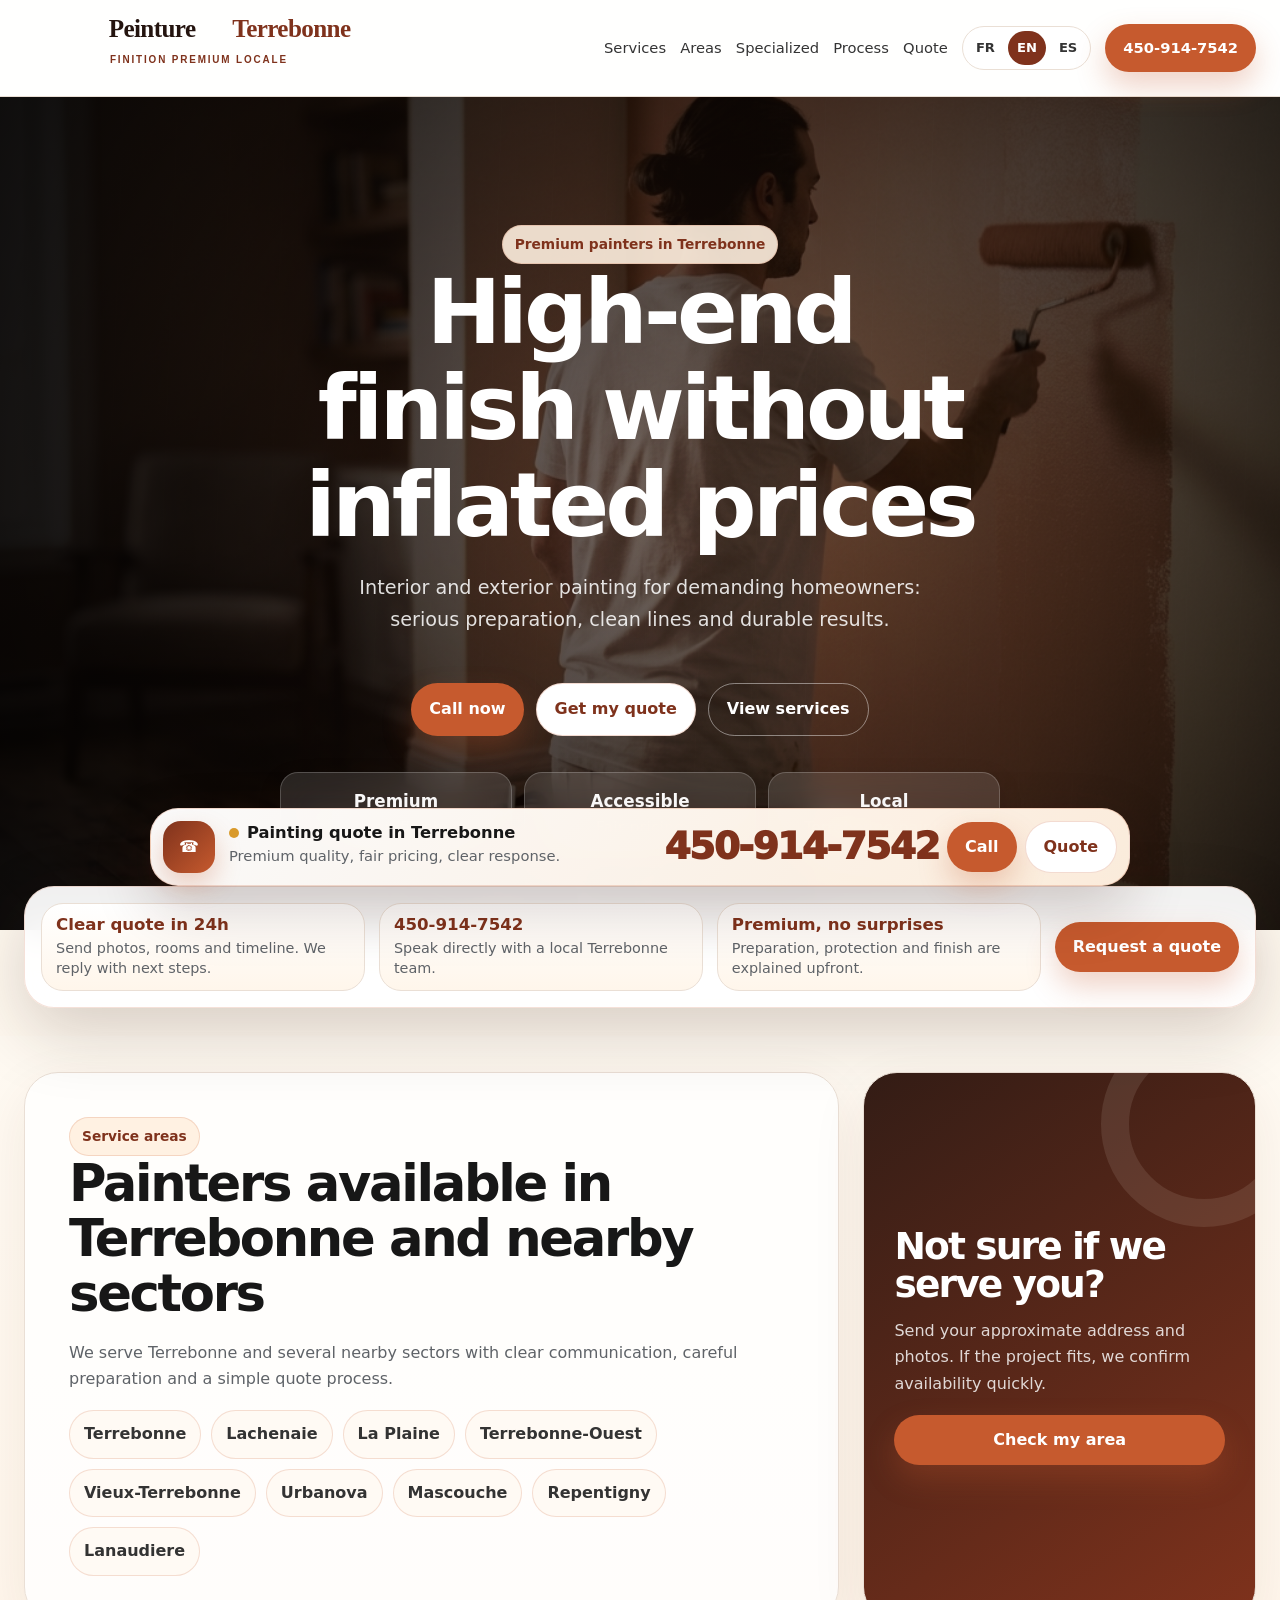
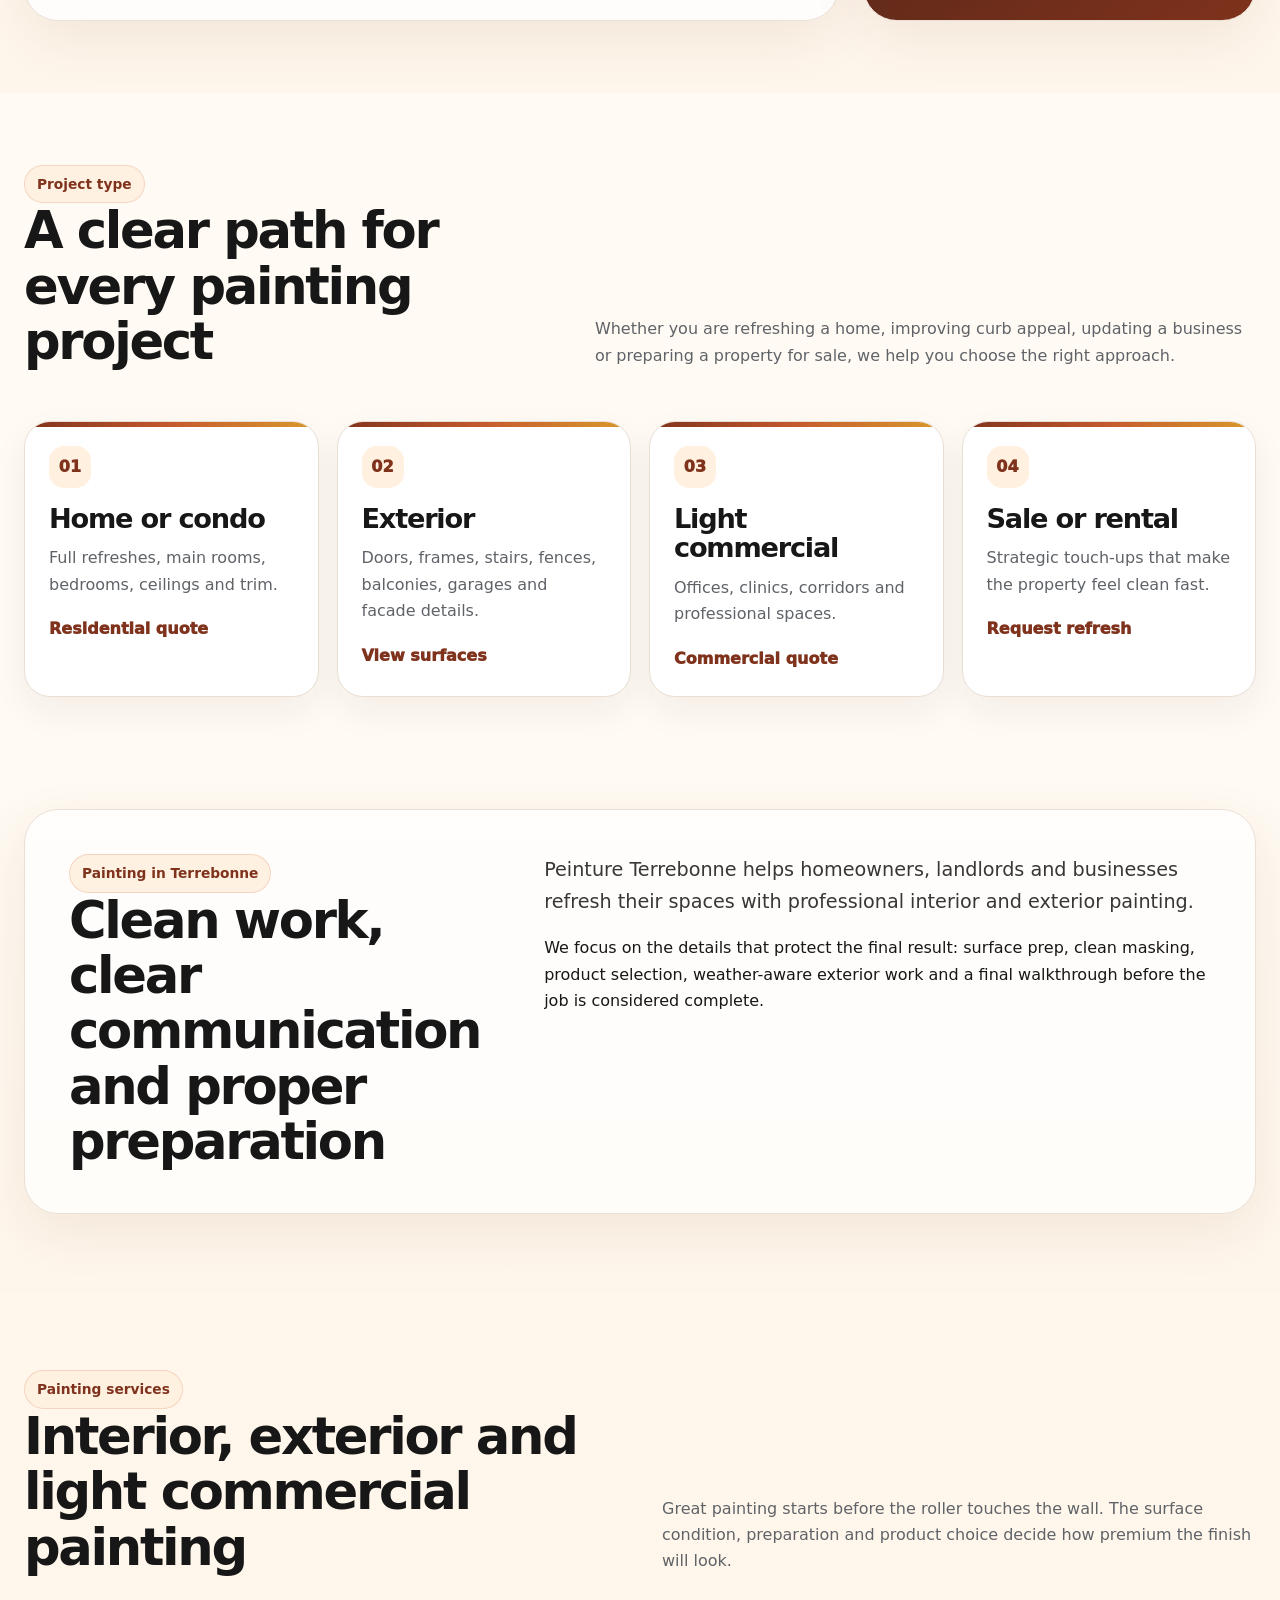
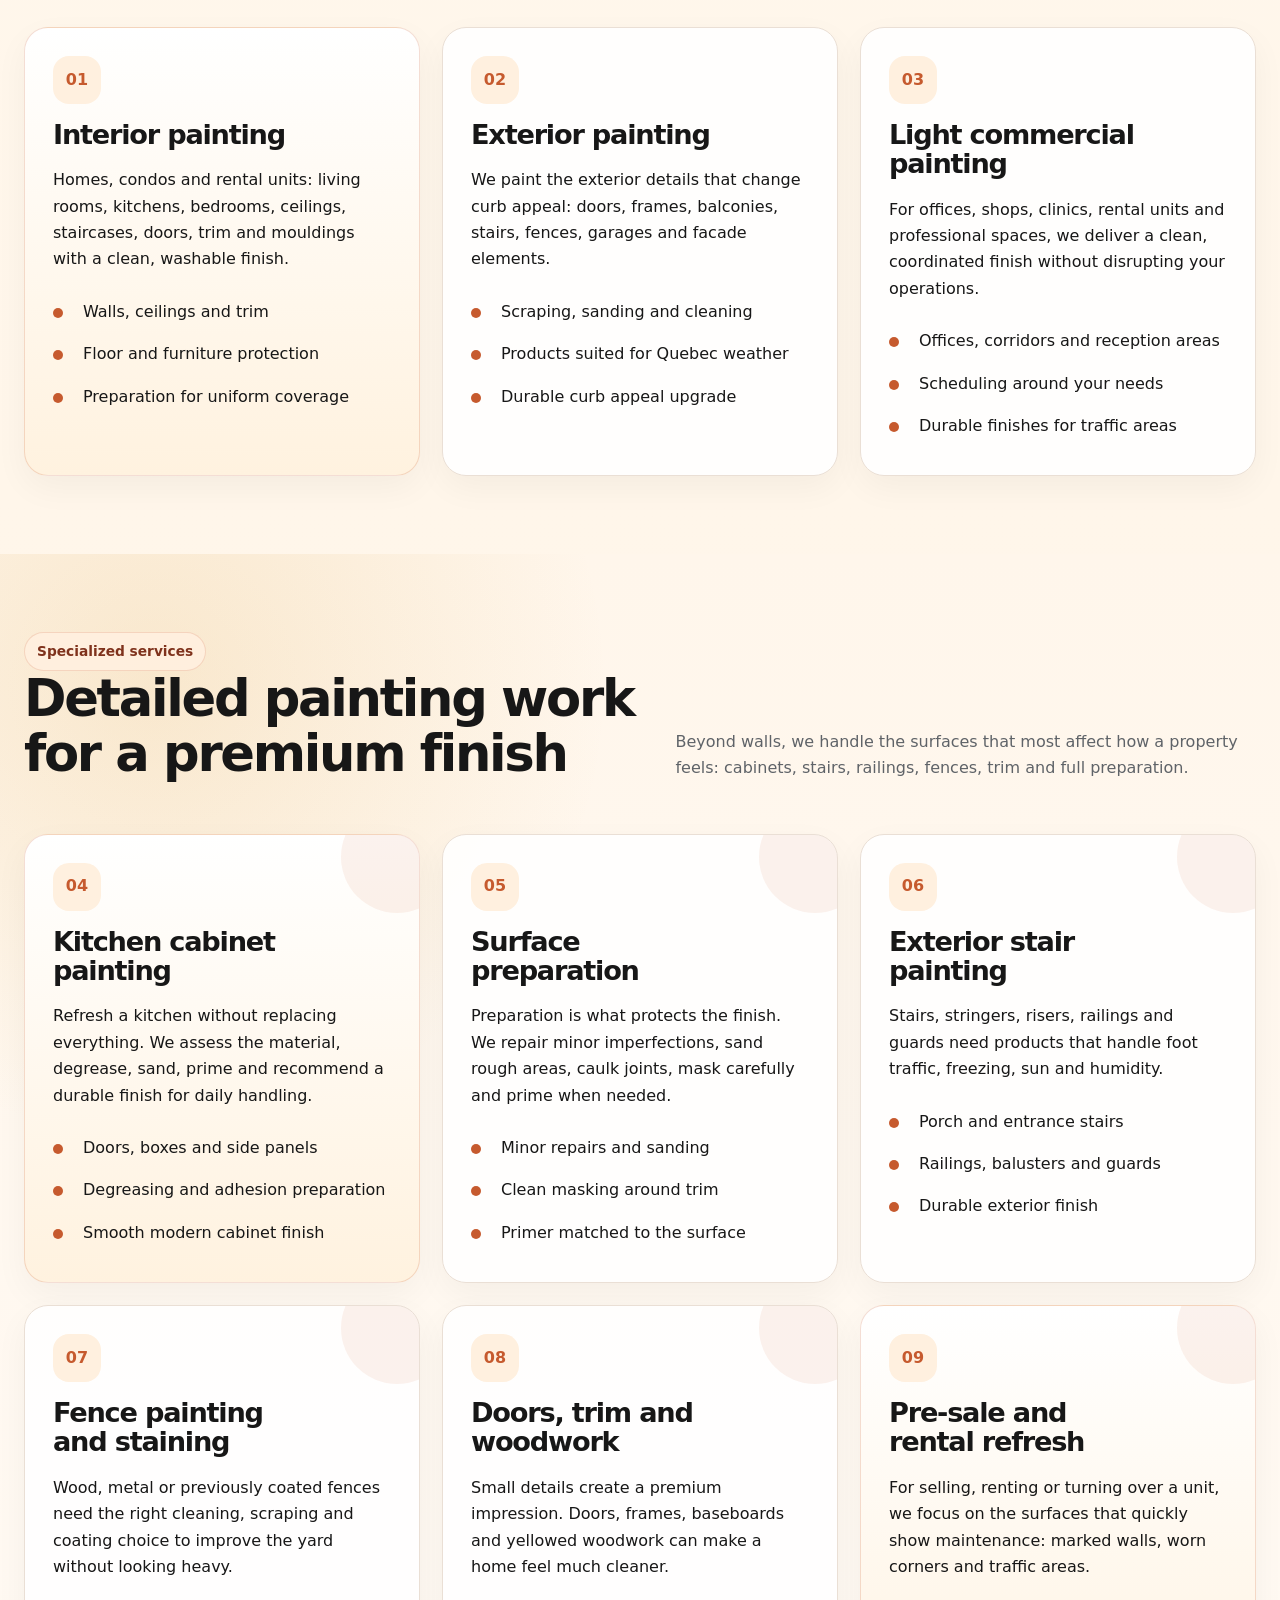
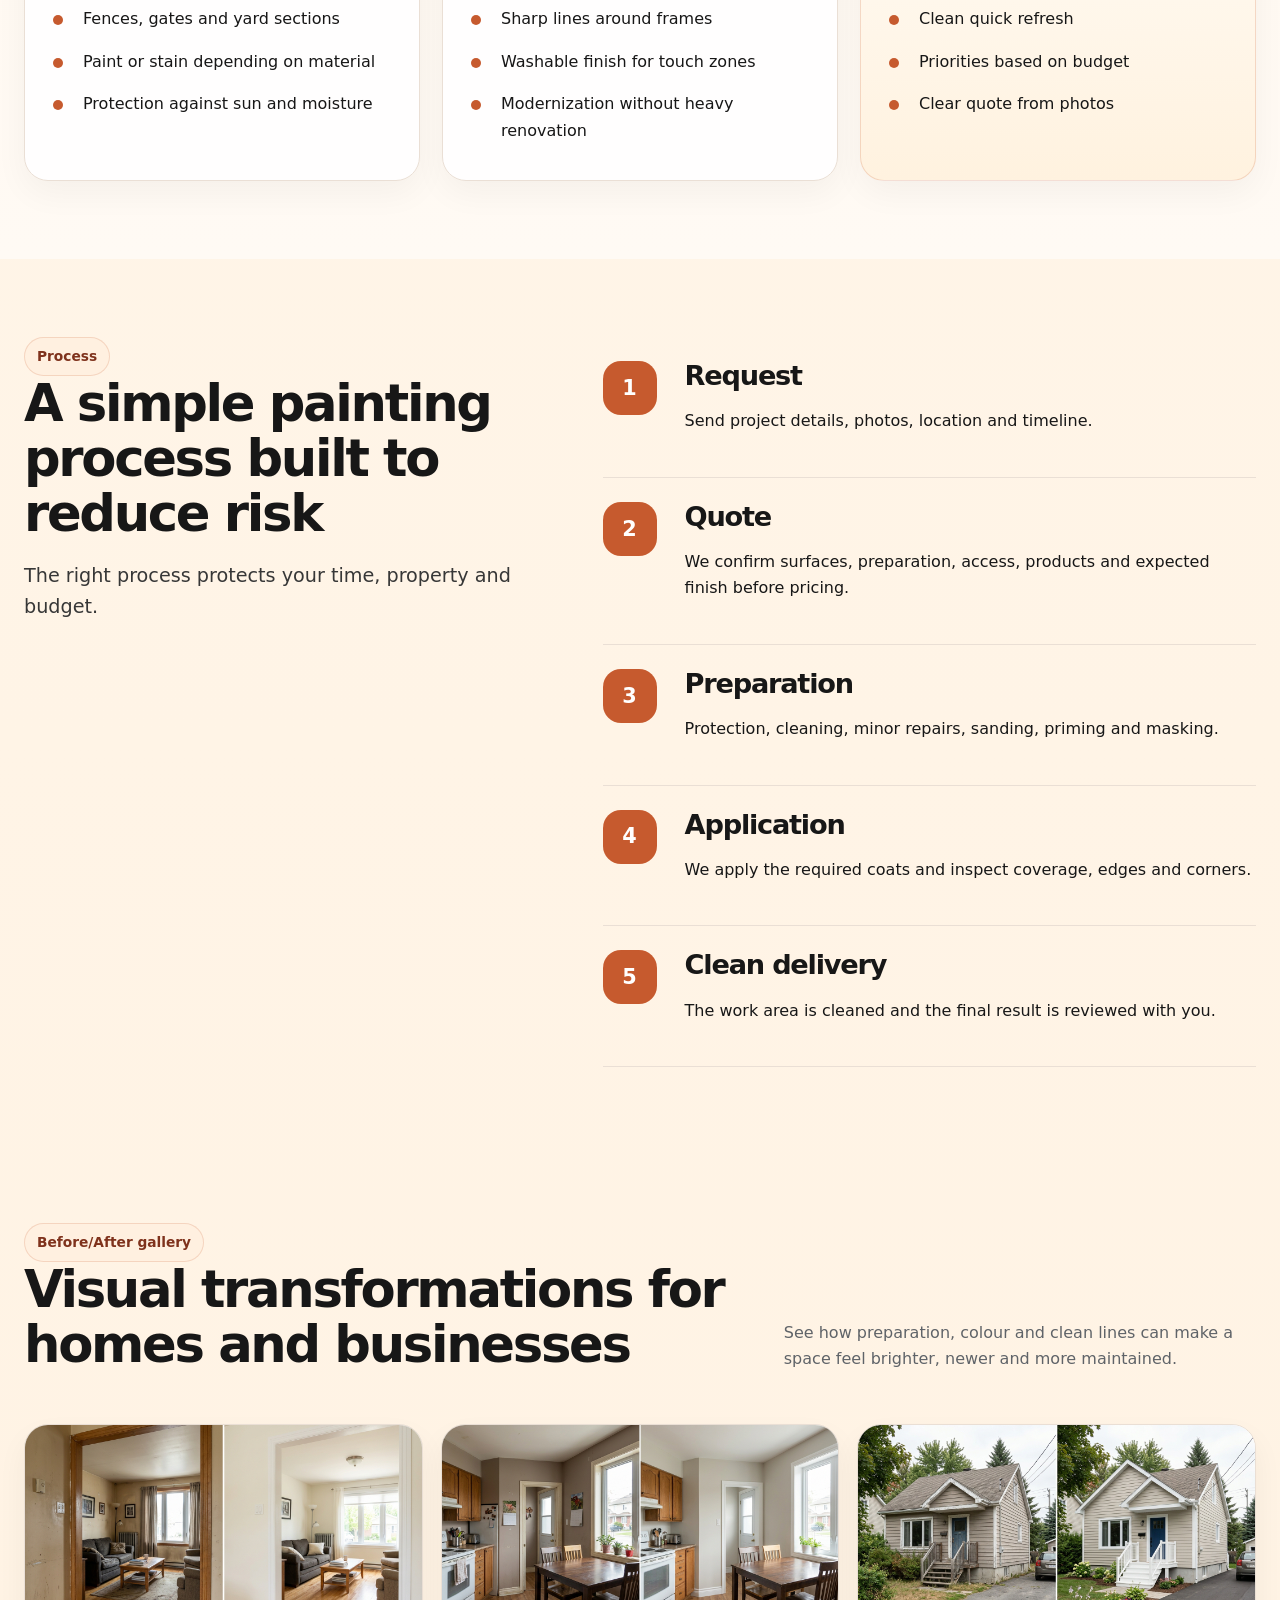
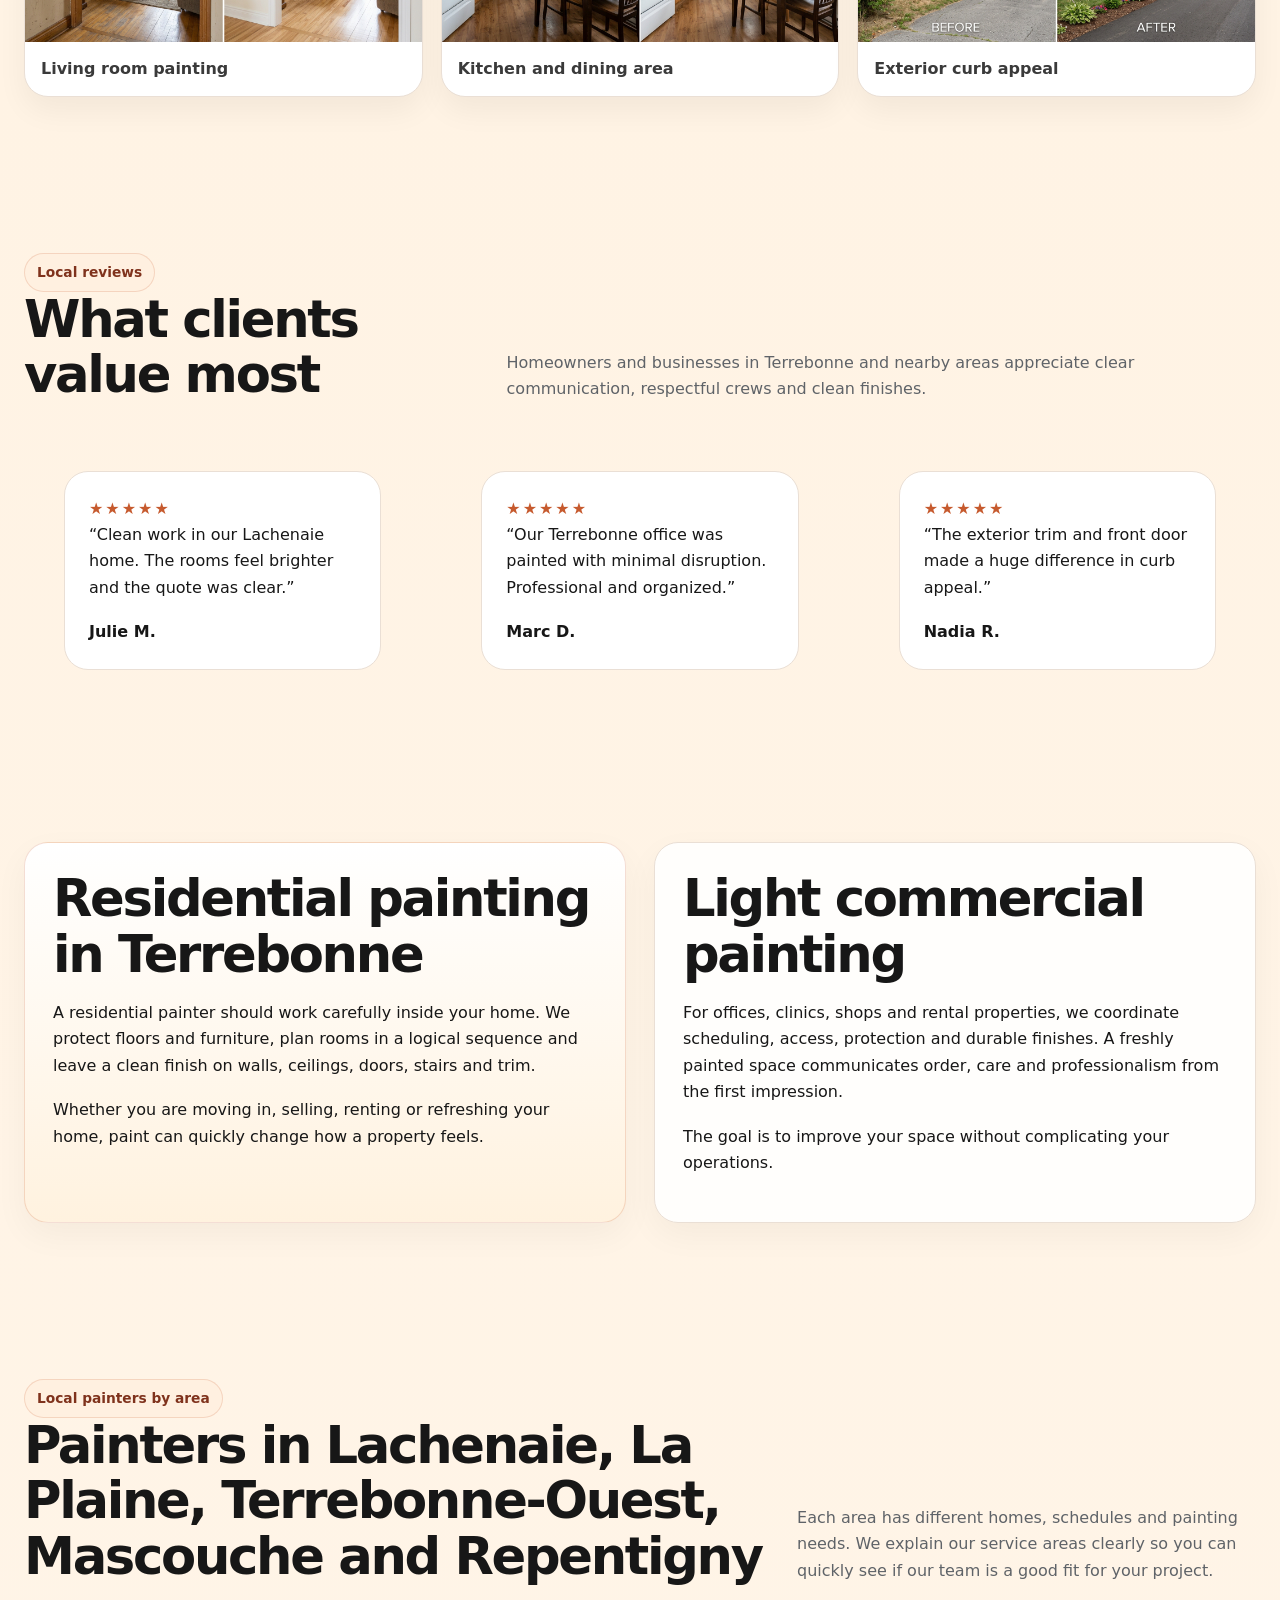
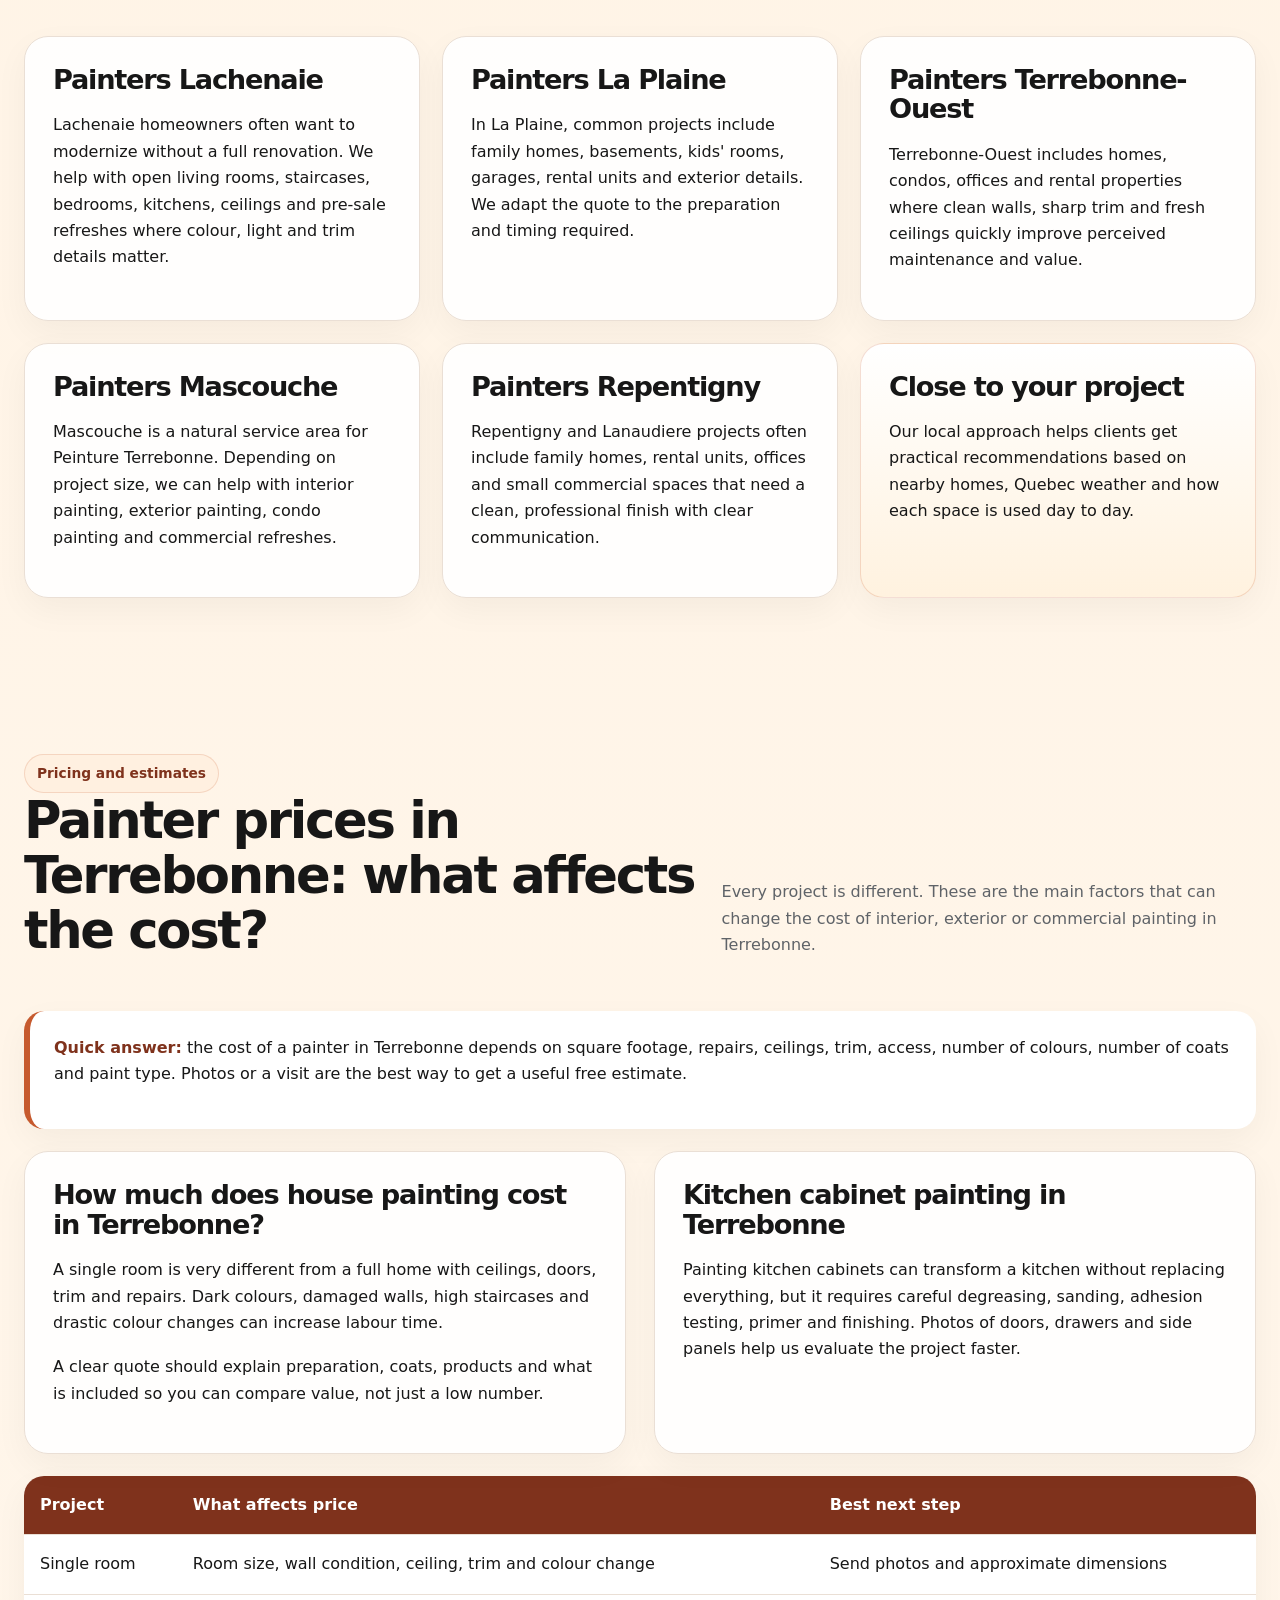
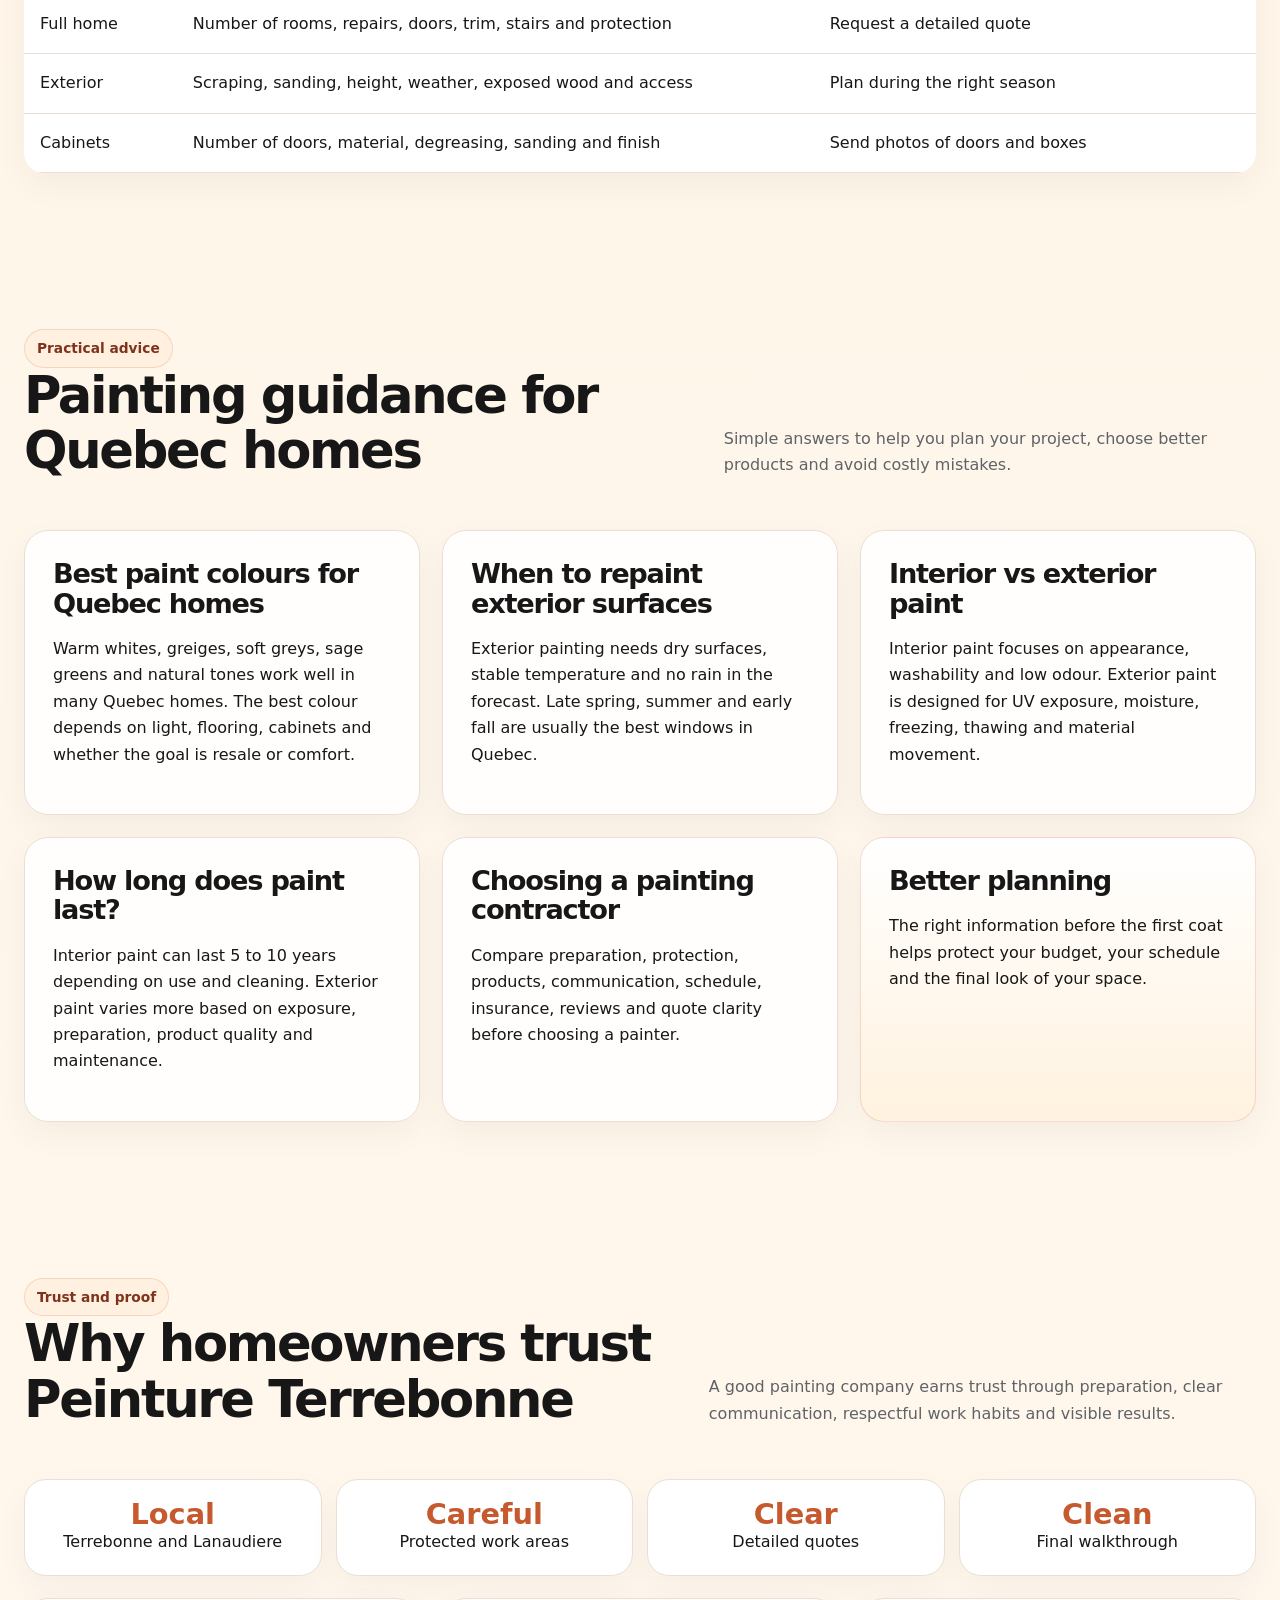
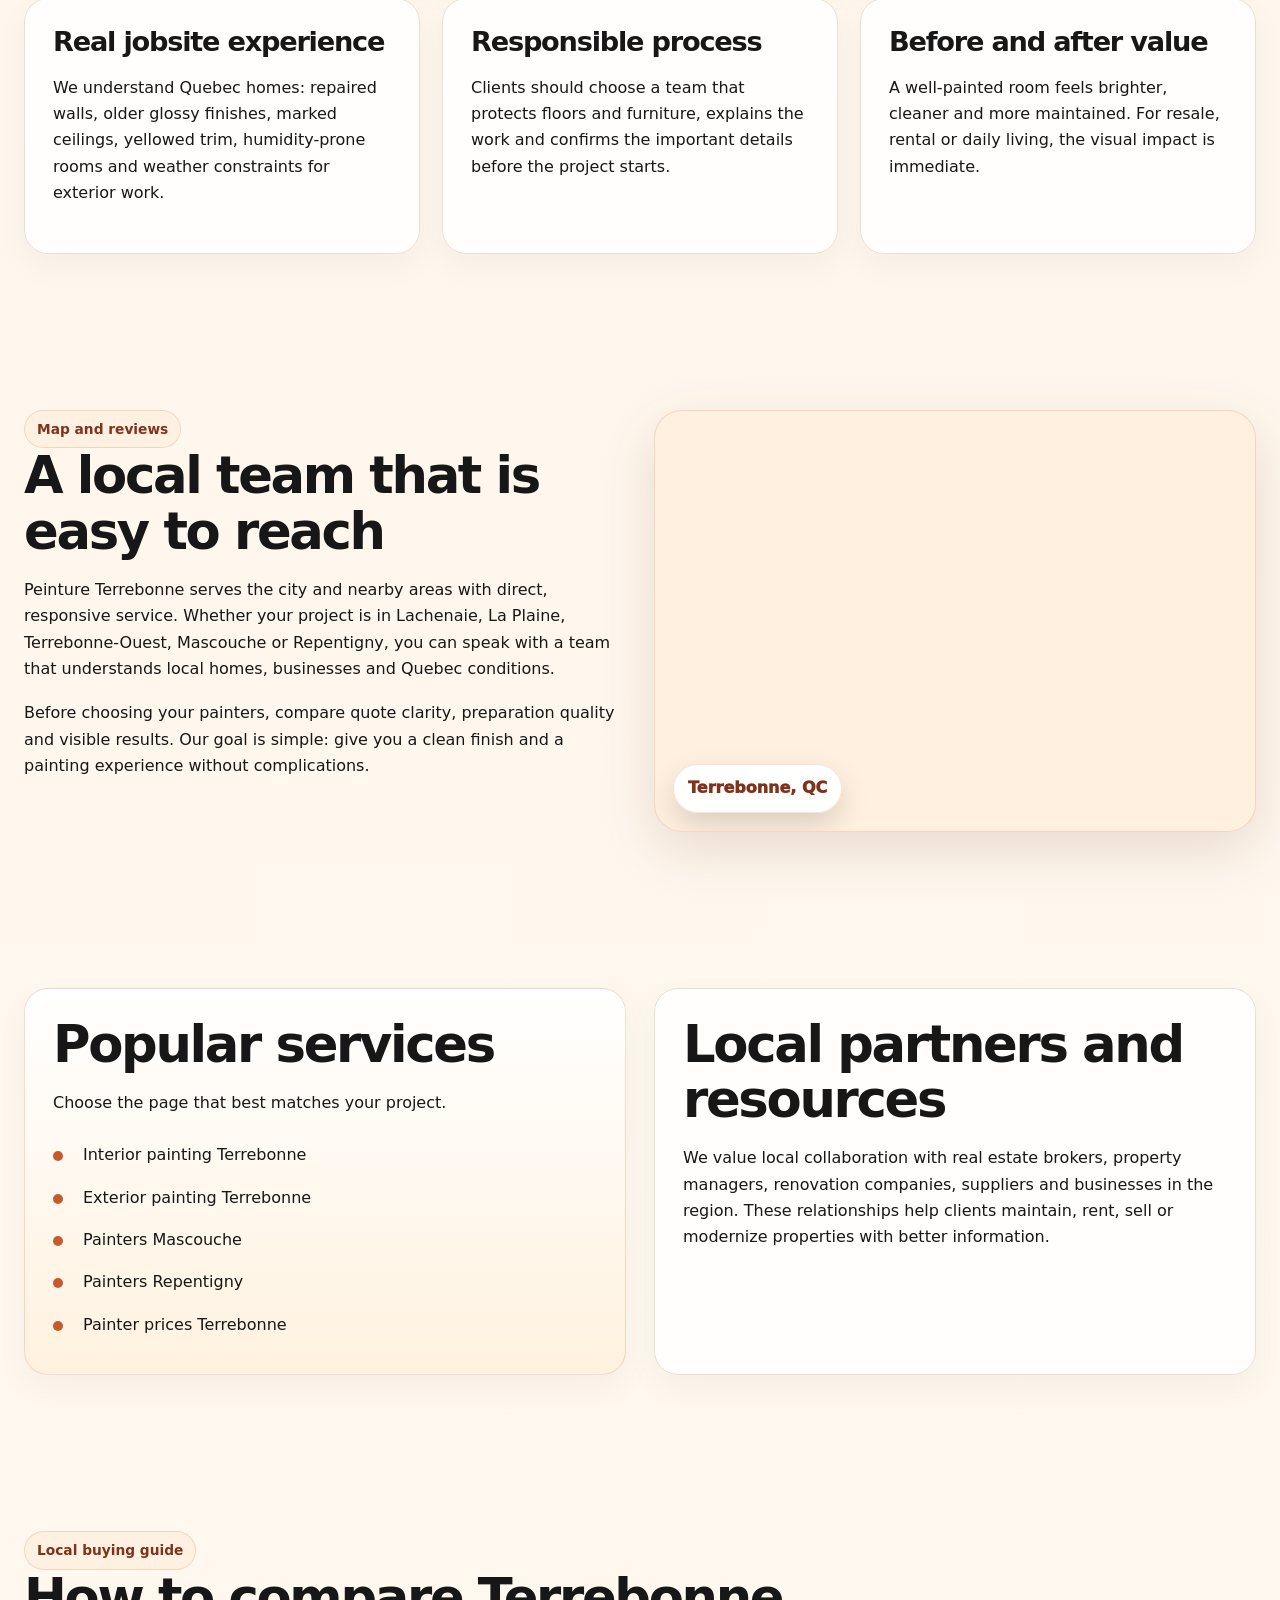
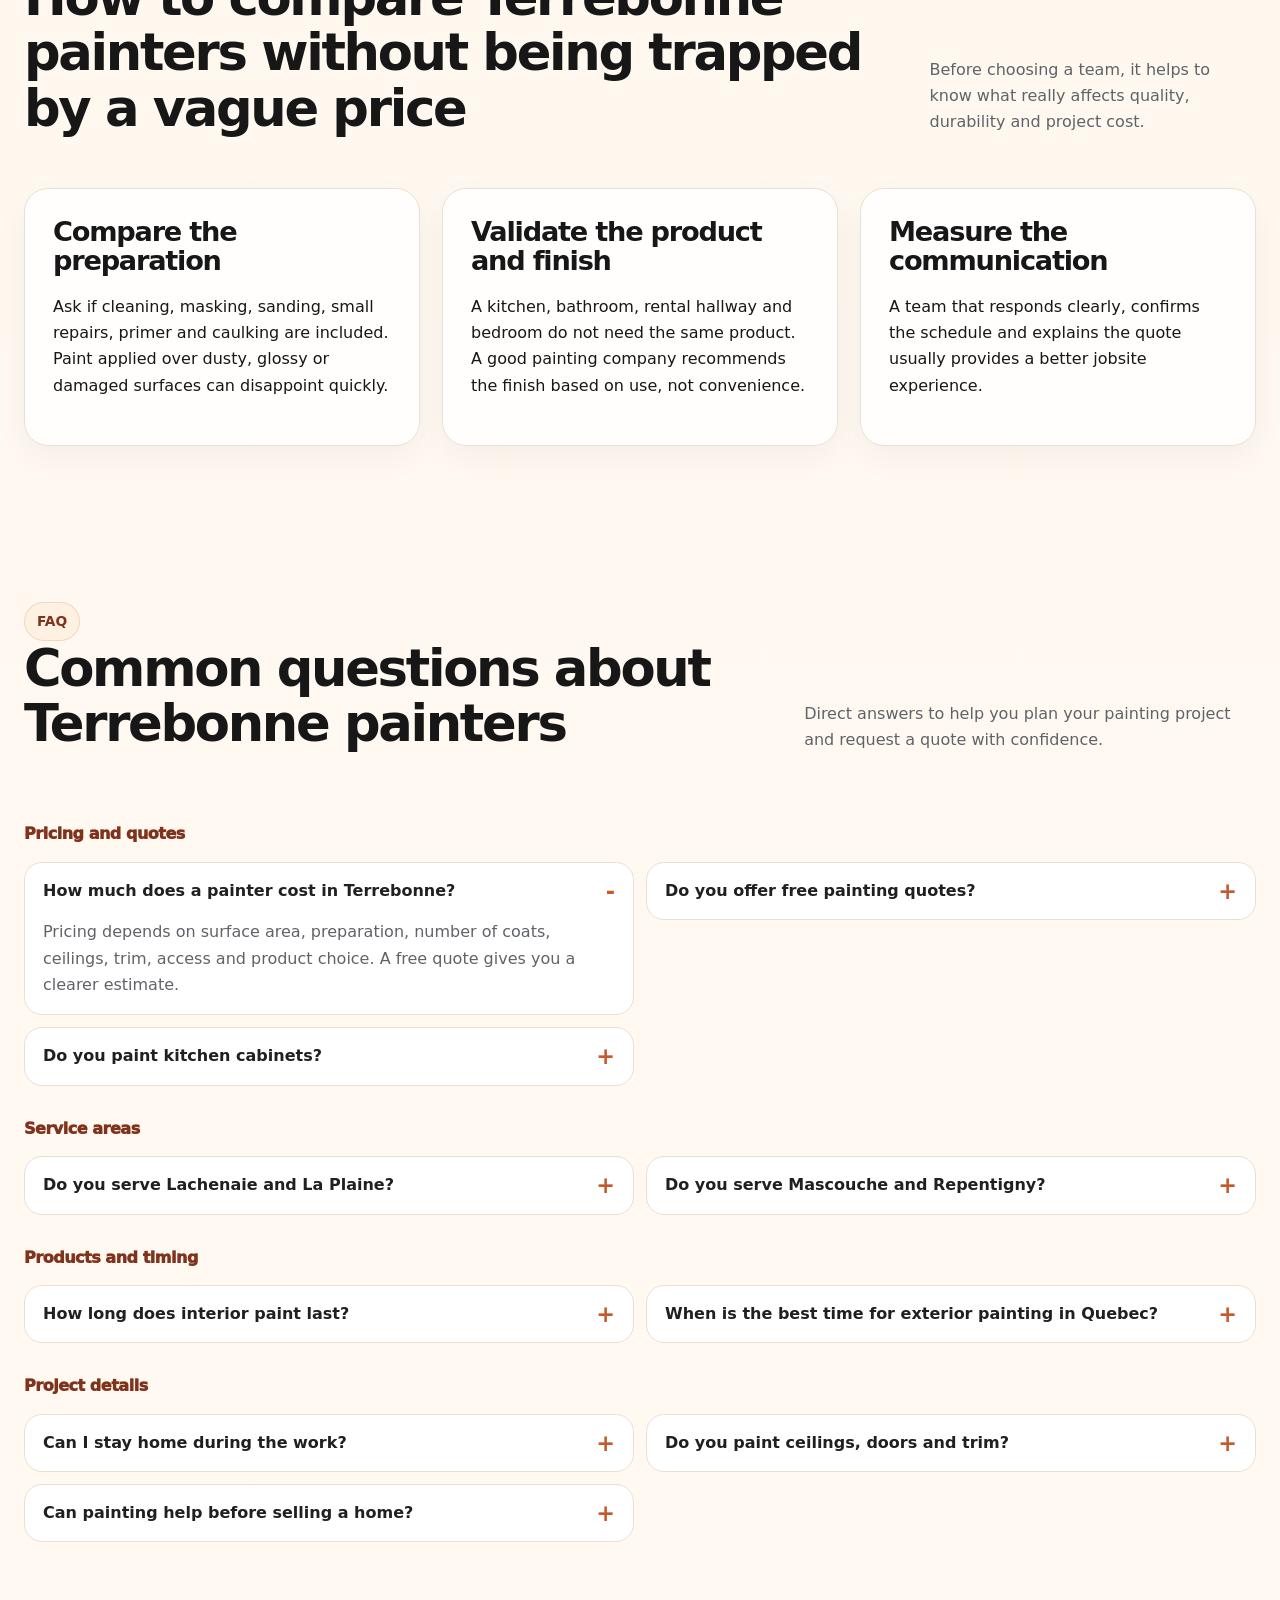
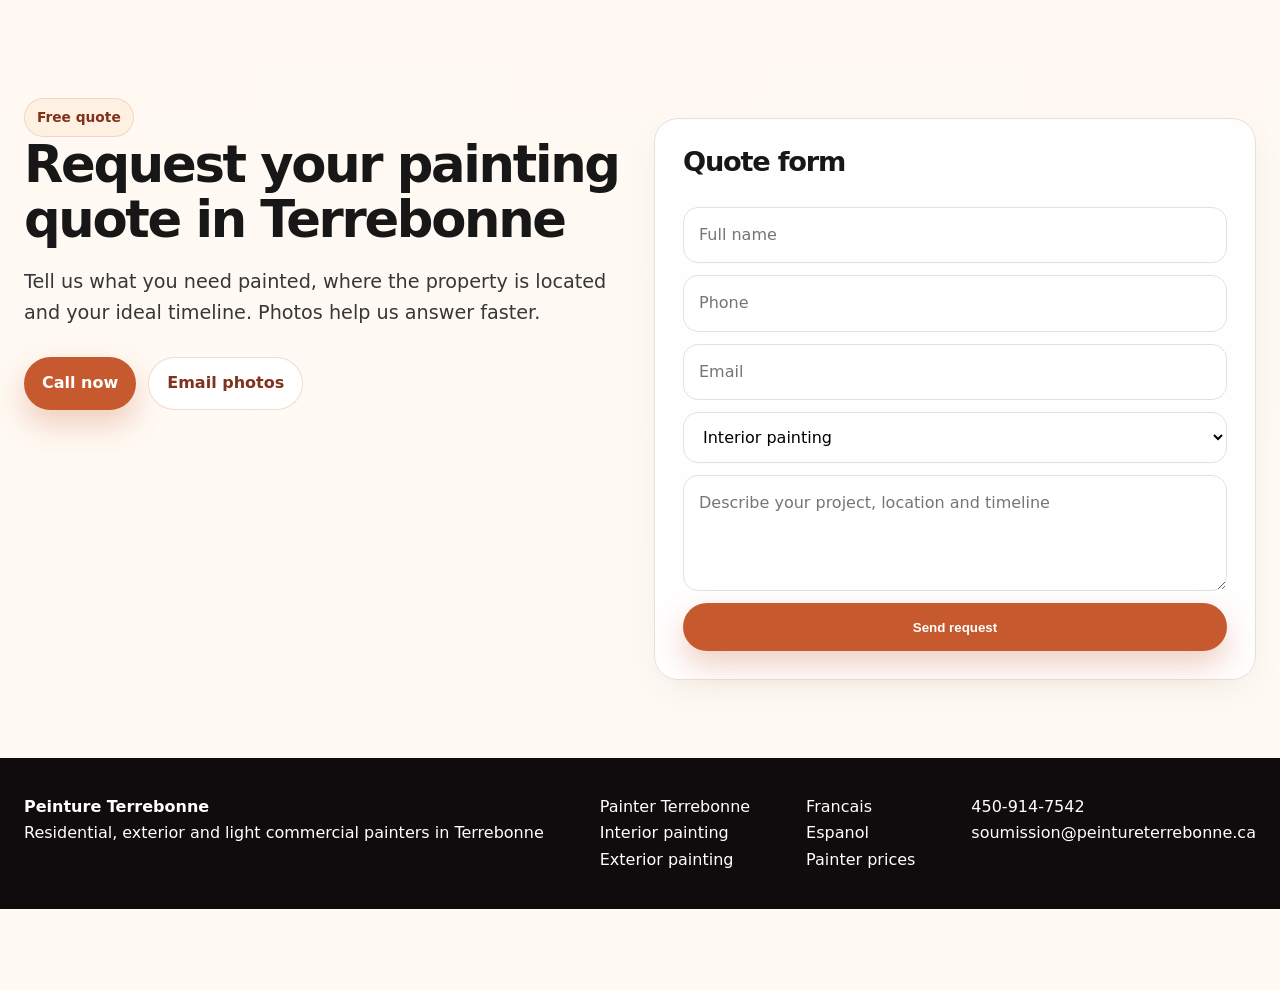
<file: en/index.html>
<!doctype html>
<html lang="en-CA">
<head>
  <meta charset="utf-8"><link rel="icon" type="image/svg+xml" href="../favicon.svg"><link rel="icon" type="image/x-icon" href="../favicon.ico"><link rel="apple-touch-icon" href="../apple-touch-icon.png">
  <meta name="viewport" content="width=device-width, initial-scale=1">
  <title>Painters Terrebonne | Premium Interior and Exterior Painting</title>
  <meta name="description" content="Premium painters in Terrebonne for interior painting, exterior painting, cabinet painting, stairs, fences, preparation and light commercial projects. Fair pricing and clean finish.">
  <link rel="canonical" href="https://peintureterrebonne.ca/en/">
  <link rel="alternate" hreflang="fr-CA" href="https://peintureterrebonne.ca/">
  <link rel="alternate" hreflang="en-CA" href="https://peintureterrebonne.ca/en/">
  <link rel="alternate" hreflang="es-CA" href="https://peintureterrebonne.ca/es/">
  <link rel="stylesheet" href="../assets/styles.css">
</head>
<body>
  <a class="skip-link" href="#content">Skip to content</a>
  <header class="nav"><div class="container nav-inner"><a class="brand" href="index.html"><img class="brand-logo" src="../public/logos/logo-horizontal.svg" alt="Peinture Terrebonne" width="210" height="48"></a><nav class="nav-links" aria-label="Main navigation"><a href="#services" data-scroll>Services</a><a href="#zones" data-scroll>Areas</a><a href="#specialized" data-scroll>Specialized</a><a href="#process" data-scroll>Process</a><a href="#quote" data-scroll>Quote</a><span class="lang-switch"><a class="lang" href="../index.html">FR</a><a class="lang is-active" href="index.html">EN</a><a class="lang" href="../es/index.html">ES</a></span><a class="btn btn-primary nav-phone" href="tel:4509147542">450-914-7542</a></nav></div></header>

  <main id="content">
    <section class="hero hero-home"><div class="painter-video-bg" aria-hidden="true"></div><div class="container hero-grid"><div class="hero-copy"><span class="eyebrow">Premium painters in Terrebonne</span><h1>High-end finish without inflated prices</h1><p class="lead">Interior and exterior painting for demanding homeowners: serious preparation, clean lines and durable results.</p><div class="hero-actions"><a class="btn btn-primary" href="tel:4509147542">Call now</a><a class="btn btn-secondary" href="#quote" data-scroll>Get my quote</a><a class="btn btn-ghost" href="#services" data-scroll>View services</a></div><div class="trust-row"><div class="trust-card"><strong>Premium</strong>Clean finish</div><div class="trust-card"><strong>Accessible</strong>Fair pricing</div><div class="trust-card"><strong>Local</strong>Terrebonne painters</div></div></div></div></section>

    <section class="lead-panel" aria-label="Fast painting quote Terrebonne"><div class="container lead-panel-inner"><div class="lead-proof"><strong>Clear quote in 24h</strong><span>Send photos, rooms and timeline. We reply with next steps.</span></div><div class="lead-proof"><strong>450-914-7542</strong><span>Speak directly with a local Terrebonne team.</span></div><div class="lead-proof"><strong>Premium, no surprises</strong><span>Preparation, protection and finish are explained upfront.</span></div><a class="btn btn-primary" href="#quote" data-scroll>Request a quote</a></div></section>

    <section id="zones" class="conversion-zone"><div class="container zone-layout"><div class="zone-copy"><span class="eyebrow">Service areas</span><h2>Painters available in Terrebonne and nearby sectors</h2><p>We serve Terrebonne and several nearby sectors with clear communication, careful preparation and a simple quote process.</p><div class="areas zone-pills"><span class="pill">Terrebonne</span><span class="pill">Lachenaie</span><span class="pill">La Plaine</span><span class="pill">Terrebonne-Ouest</span><span class="pill">Vieux-Terrebonne</span><span class="pill">Urbanova</span><span class="pill">Mascouche</span><span class="pill">Repentigny</span><span class="pill">Lanaudiere</span></div></div><div class="zone-card"><strong>Not sure if we serve you?</strong><p>Send your approximate address and photos. If the project fits, we confirm availability quickly.</p><a class="btn btn-primary" href="#quote" data-scroll>Check my area</a></div></div></section>

    <section class="client-paths"><div class="container"><div class="section-head"><div><span class="eyebrow">Project type</span><h2>A clear path for every painting project</h2></div><p>Whether you are refreshing a home, improving curb appeal, updating a business or preparing a property for sale, we help you choose the right approach.</p></div><div class="grid-4"><article class="path-card"><span>01</span><h3>Home or condo</h3><p>Full refreshes, main rooms, bedrooms, ceilings and trim.</p><a href="#quote" data-scroll>Residential quote</a></article><article class="path-card"><span>02</span><h3>Exterior</h3><p>Doors, frames, stairs, fences, balconies, garages and facade details.</p><a href="#specialized" data-scroll>View surfaces</a></article><article class="path-card"><span>03</span><h3>Light commercial</h3><p>Offices, clinics, corridors and professional spaces.</p><a href="#quote" data-scroll>Commercial quote</a></article><article class="path-card"><span>04</span><h3>Sale or rental</h3><p>Strategic touch-ups that make the property feel clean fast.</p><a href="#quote" data-scroll>Request refresh</a></article></div></div></section>

    <section class="intro-copy"><div class="container intro-panel"><div><span class="eyebrow">Painting in Terrebonne</span><h2>Clean work, clear communication and proper preparation</h2></div><div><p class="lead">Peinture Terrebonne helps homeowners, landlords and businesses refresh their spaces with professional interior and exterior painting.</p><p>We focus on the details that protect the final result: surface prep, clean masking, product selection, weather-aware exterior work and a final walkthrough before the job is considered complete.</p></div></div></section>

    <section id="services"><div class="container"><div class="section-head"><div><span class="eyebrow">Painting services</span><h2>Interior, exterior and light commercial painting</h2></div><p>Great painting starts before the roller touches the wall. The surface condition, preparation and product choice decide how premium the finish will look.</p></div><div class="grid-3"><article class="card accent"><div class="icon">01</div><h3>Interior painting</h3><p>Homes, condos and rental units: living rooms, kitchens, bedrooms, ceilings, staircases, doors, trim and mouldings with a clean, washable finish.</p><ul class="list"><li>Walls, ceilings and trim</li><li>Floor and furniture protection</li><li>Preparation for uniform coverage</li></ul></article><article class="card"><div class="icon">02</div><h3>Exterior painting</h3><p>We paint the exterior details that change curb appeal: doors, frames, balconies, stairs, fences, garages and facade elements.</p><ul class="list"><li>Scraping, sanding and cleaning</li><li>Products suited for Quebec weather</li><li>Durable curb appeal upgrade</li></ul></article><article class="card"><div class="icon">03</div><h3>Light commercial painting</h3><p>For offices, shops, clinics, rental units and professional spaces, we deliver a clean, coordinated finish without disrupting your operations.</p><ul class="list"><li>Offices, corridors and reception areas</li><li>Scheduling around your needs</li><li>Durable finishes for traffic areas</li></ul></article></div></div></section>

    <section id="specialized" class="service-showcase"><div class="container"><div class="section-head"><div><span class="eyebrow">Specialized services</span><h2>Detailed painting work for a premium finish</h2></div><p>Beyond walls, we handle the surfaces that most affect how a property feels: cabinets, stairs, railings, fences, trim and full preparation.</p></div><div class="grid-3 service-cards"><article class="card accent"><div class="icon">04</div><h3>Kitchen cabinet painting</h3><p>Refresh a kitchen without replacing everything. We assess the material, degrease, sand, prime and recommend a durable finish for daily handling.</p><ul class="list"><li>Doors, boxes and side panels</li><li>Degreasing and adhesion preparation</li><li>Smooth modern cabinet finish</li></ul></article><article class="card"><div class="icon">05</div><h3>Surface preparation</h3><p>Preparation is what protects the finish. We repair minor imperfections, sand rough areas, caulk joints, mask carefully and prime when needed.</p><ul class="list"><li>Minor repairs and sanding</li><li>Clean masking around trim</li><li>Primer matched to the surface</li></ul></article><article class="card"><div class="icon">06</div><h3>Exterior stair painting</h3><p>Stairs, stringers, risers, railings and guards need products that handle foot traffic, freezing, sun and humidity.</p><ul class="list"><li>Porch and entrance stairs</li><li>Railings, balusters and guards</li><li>Durable exterior finish</li></ul></article><article class="card"><div class="icon">07</div><h3>Fence painting and staining</h3><p>Wood, metal or previously coated fences need the right cleaning, scraping and coating choice to improve the yard without looking heavy.</p><ul class="list"><li>Fences, gates and yard sections</li><li>Paint or stain depending on material</li><li>Protection against sun and moisture</li></ul></article><article class="card"><div class="icon">08</div><h3>Doors, trim and woodwork</h3><p>Small details create a premium impression. Doors, frames, baseboards and yellowed woodwork can make a home feel much cleaner.</p><ul class="list"><li>Sharp lines around frames</li><li>Washable finish for touch zones</li><li>Modernization without heavy renovation</li></ul></article><article class="card accent"><div class="icon">09</div><h3>Pre-sale and rental refresh</h3><p>For selling, renting or turning over a unit, we focus on the surfaces that quickly show maintenance: marked walls, worn corners and traffic areas.</p><ul class="list"><li>Clean quick refresh</li><li>Priorities based on budget</li><li>Clear quote from photos</li></ul></article></div></div></section>

    <section id="process"><div class="container split"><div><span class="eyebrow">Process</span><h2>A simple painting process built to reduce risk</h2><p class="lead">The right process protects your time, property and budget.</p></div><div class="steps"><div class="step"><div><h3>Request</h3><p>Send project details, photos, location and timeline.</p></div></div><div class="step"><div><h3>Quote</h3><p>We confirm surfaces, preparation, access, products and expected finish before pricing.</p></div></div><div class="step"><div><h3>Preparation</h3><p>Protection, cleaning, minor repairs, sanding, priming and masking.</p></div></div><div class="step"><div><h3>Application</h3><p>We apply the required coats and inspect coverage, edges and corners.</p></div></div><div class="step"><div><h3>Clean delivery</h3><p>The work area is cleaned and the final result is reviewed with you.</p></div></div></div></div></section>

    <section id="gallery"><div class="container"><div class="section-head"><div><span class="eyebrow">Before/After gallery</span><h2>Visual transformations for homes and businesses</h2></div><p>See how preparation, colour and clean lines can make a space feel brighter, newer and more maintained.</p></div><div class="gallery"><figure><img src="../public/realisations/terrebonne-salon-before-after.png" alt="Interior painting before after Terrebonne living room" width="1024" height="1024" loading="lazy"><figcaption>Living room painting</figcaption></figure><figure><img src="../public/realisations/terrebonne-cuisine-before-after.png" alt="Kitchen painting before after Terrebonne" width="1024" height="1024" loading="lazy"><figcaption>Kitchen and dining area</figcaption></figure><figure><img src="../public/realisations/terrebonne-exterieur-maison-before-after.png" alt="Exterior painting before after Terrebonne house facade" width="1024" height="1024" loading="lazy"><figcaption>Exterior curb appeal</figcaption></figure></div></div></section>

    <section><div class="container"><div class="section-head"><div><span class="eyebrow">Local reviews</span><h2>What clients value most</h2></div><p>Homeowners and businesses in Terrebonne and nearby areas appreciate clear communication, respectful crews and clean finishes.</p></div><div class="testimonials"><blockquote class="quote"><div class="stars">★★★★★</div><p>“Clean work in our Lachenaie home. The rooms feel brighter and the quote was clear.”</p><strong>Julie M.</strong></blockquote><blockquote class="quote"><div class="stars">★★★★★</div><p>“Our Terrebonne office was painted with minimal disruption. Professional and organized.”</p><strong>Marc D.</strong></blockquote><blockquote class="quote"><div class="stars">★★★★★</div><p>“The exterior trim and front door made a huge difference in curb appeal.”</p><strong>Nadia R.</strong></blockquote></div></div></section>

    <section><div class="container grid-2"><article class="card accent"><h2>Residential painting in Terrebonne</h2><p>A residential painter should work carefully inside your home. We protect floors and furniture, plan rooms in a logical sequence and leave a clean finish on walls, ceilings, doors, stairs and trim.</p><p>Whether you are moving in, selling, renting or refreshing your home, paint can quickly change how a property feels.</p></article><article class="card"><h2>Light commercial painting</h2><p>For offices, clinics, shops and rental properties, we coordinate scheduling, access, protection and durable finishes. A freshly painted space communicates order, care and professionalism from the first impression.</p><p>The goal is to improve your space without complicating your operations.</p></article></div></section>

    <section><div class="container"><div class="section-head"><div><span class="eyebrow">Local painters by area</span><h2>Painters in Lachenaie, La Plaine, Terrebonne-Ouest, Mascouche and Repentigny</h2></div><p>Each area has different homes, schedules and painting needs. We explain our service areas clearly so you can quickly see if our team is a good fit for your project.</p></div><div class="grid-3"><article class="card"><h3>Painters Lachenaie</h3><p>Lachenaie homeowners often want to modernize without a full renovation. We help with open living rooms, staircases, bedrooms, kitchens, ceilings and pre-sale refreshes where colour, light and trim details matter.</p></article><article class="card"><h3>Painters La Plaine</h3><p>In La Plaine, common projects include family homes, basements, kids' rooms, garages, rental units and exterior details. We adapt the quote to the preparation and timing required.</p></article><article class="card"><h3>Painters Terrebonne-Ouest</h3><p>Terrebonne-Ouest includes homes, condos, offices and rental properties where clean walls, sharp trim and fresh ceilings quickly improve perceived maintenance and value.</p></article><article class="card"><h3>Painters Mascouche</h3><p>Mascouche is a natural service area for Peinture Terrebonne. Depending on project size, we can help with interior painting, exterior painting, condo painting and commercial refreshes.</p></article><article class="card"><h3>Painters Repentigny</h3><p>Repentigny and Lanaudiere projects often include family homes, rental units, offices and small commercial spaces that need a clean, professional finish with clear communication.</p></article><article class="card accent"><h3>Close to your project</h3><p>Our local approach helps clients get practical recommendations based on nearby homes, Quebec weather and how each space is used day to day.</p></article></div></div></section>

    <section><div class="container"><div class="section-head"><div><span class="eyebrow">Pricing and estimates</span><h2>Painter prices in Terrebonne: what affects the cost?</h2></div><p>Every project is different. These are the main factors that can change the cost of interior, exterior or commercial painting in Terrebonne.</p></div><div class="snippet-box"><p><strong>Quick answer:</strong> the cost of a painter in Terrebonne depends on square footage, repairs, ceilings, trim, access, number of colours, number of coats and paint type. Photos or a visit are the best way to get a useful free estimate.</p></div><div class="grid-2" style="margin-top:22px"><div class="card"><h3>How much does house painting cost in Terrebonne?</h3><p>A single room is very different from a full home with ceilings, doors, trim and repairs. Dark colours, damaged walls, high staircases and drastic colour changes can increase labour time.</p><p>A clear quote should explain preparation, coats, products and what is included so you can compare value, not just a low number.</p></div><div class="card"><h3>Kitchen cabinet painting in Terrebonne</h3><p>Painting kitchen cabinets can transform a kitchen without replacing everything, but it requires careful degreasing, sanding, adhesion testing, primer and finishing. Photos of doors, drawers and side panels help us evaluate the project faster.</p></div></div><table class="price-table" aria-label="Painting price factors in Terrebonne" style="margin-top:22px"><thead><tr><th>Project</th><th>What affects price</th><th>Best next step</th></tr></thead><tbody><tr><td>Single room</td><td>Room size, wall condition, ceiling, trim and colour change</td><td>Send photos and approximate dimensions</td></tr><tr><td>Full home</td><td>Number of rooms, repairs, doors, trim, stairs and protection</td><td>Request a detailed quote</td></tr><tr><td>Exterior</td><td>Scraping, sanding, height, weather, exposed wood and access</td><td>Plan during the right season</td></tr><tr><td>Cabinets</td><td>Number of doors, material, degreasing, sanding and finish</td><td>Send photos of doors and boxes</td></tr></tbody></table></div></section>

    <section><div class="container"><div class="section-head"><div><span class="eyebrow">Practical advice</span><h2>Painting guidance for Quebec homes</h2></div><p>Simple answers to help you plan your project, choose better products and avoid costly mistakes.</p></div><div class="grid-3"><article class="card"><h3>Best paint colours for Quebec homes</h3><p>Warm whites, greiges, soft greys, sage greens and natural tones work well in many Quebec homes. The best colour depends on light, flooring, cabinets and whether the goal is resale or comfort.</p></article><article class="card"><h3>When to repaint exterior surfaces</h3><p>Exterior painting needs dry surfaces, stable temperature and no rain in the forecast. Late spring, summer and early fall are usually the best windows in Quebec.</p></article><article class="card"><h3>Interior vs exterior paint</h3><p>Interior paint focuses on appearance, washability and low odour. Exterior paint is designed for UV exposure, moisture, freezing, thawing and material movement.</p></article><article class="card"><h3>How long does paint last?</h3><p>Interior paint can last 5 to 10 years depending on use and cleaning. Exterior paint varies more based on exposure, preparation, product quality and maintenance.</p></article><article class="card"><h3>Choosing a painting contractor</h3><p>Compare preparation, protection, products, communication, schedule, insurance, reviews and quote clarity before choosing a painter.</p></article><article class="card accent"><h3>Better planning</h3><p>The right information before the first coat helps protect your budget, your schedule and the final look of your space.</p></article></div></div></section>

    <section><div class="container"><div class="section-head"><div><span class="eyebrow">Trust and proof</span><h2>Why homeowners trust Peinture Terrebonne</h2></div><p>A good painting company earns trust through preparation, clear communication, respectful work habits and visible results.</p></div><div class="kpi-row"><div class="kpi"><strong>Local</strong>Terrebonne and Lanaudiere</div><div class="kpi"><strong>Careful</strong>Protected work areas</div><div class="kpi"><strong>Clear</strong>Detailed quotes</div><div class="kpi"><strong>Clean</strong>Final walkthrough</div></div><div class="grid-3" style="margin-top:22px"><article class="card"><h3>Real jobsite experience</h3><p>We understand Quebec homes: repaired walls, older glossy finishes, marked ceilings, yellowed trim, humidity-prone rooms and weather constraints for exterior work.</p></article><article class="card"><h3>Responsible process</h3><p>Clients should choose a team that protects floors and furniture, explains the work and confirms the important details before the project starts.</p></article><article class="card"><h3>Before and after value</h3><p>A well-painted room feels brighter, cleaner and more maintained. For resale, rental or daily living, the visual impact is immediate.</p></article></div></div></section>

    <section><div class="container grid-2"><div><span class="eyebrow">Map and reviews</span><h2>A local team that is easy to reach</h2><p>Peinture Terrebonne serves the city and nearby areas with direct, responsive service. Whether your project is in Lachenaie, La Plaine, Terrebonne-Ouest, Mascouche or Repentigny, you can speak with a team that understands local homes, businesses and Quebec conditions.</p><p>Before choosing your painters, compare quote clarity, preparation quality and visible results. Our goal is simple: give you a clean finish and a painting experience without complications.</p></div><div class="map-wrap"><iframe title="Map of Terrebonne Quebec" loading="lazy" referrerpolicy="no-referrer-when-downgrade" src="https://www.google.com/maps?q=Terrebonne%20QC&output=embed"></iframe></div></div></section>

    <section><div class="container grid-2"><div class="card accent"><h2>Popular services</h2><p>Choose the page that best matches your project.</p><ul class="list"><li><a href="../peinture-interieure-terrebonne/index.html">Interior painting Terrebonne</a></li><li><a href="../peinture-exterieure-terrebonne/index.html">Exterior painting Terrebonne</a></li><li><a href="../peintres-mascouche/index.html">Painters Mascouche</a></li><li><a href="../peintres-repentigny/index.html">Painters Repentigny</a></li><li><a href="../prix-peintre-terrebonne/index.html">Painter prices Terrebonne</a></li></ul></div><div class="card"><h2>Local partners and resources</h2><p>We value local collaboration with real estate brokers, property managers, renovation companies, suppliers and businesses in the region. These relationships help clients maintain, rent, sell or modernize properties with better information.</p></div></div></section>

    <section><div class="container"><div class="section-head"><div><span class="eyebrow">Local buying guide</span><h2>How to compare Terrebonne painters without being trapped by a vague price</h2></div><p>Before choosing a team, it helps to know what really affects quality, durability and project cost.</p></div><div class="grid-3"><article class="card"><h3>Compare the preparation</h3><p>Ask if cleaning, masking, sanding, small repairs, primer and caulking are included. Paint applied over dusty, glossy or damaged surfaces can disappoint quickly.</p></article><article class="card"><h3>Validate the product and finish</h3><p>A kitchen, bathroom, rental hallway and bedroom do not need the same product. A good painting company recommends the finish based on use, not convenience.</p></article><article class="card"><h3>Measure the communication</h3><p>A team that responds clearly, confirms the schedule and explains the quote usually provides a better jobsite experience.</p></article></div></div></section>

    <section id="faq" class="faq"><div class="container"><div class="section-head"><div><span class="eyebrow">FAQ</span><h2>Common questions about Terrebonne painters</h2></div><p>Direct answers to help you plan your painting project and request a quote with confidence.</p></div><div class="faq-grid"><div class="faq-category">Pricing and quotes</div><details open><summary>How much does a painter cost in Terrebonne?</summary><p>Pricing depends on surface area, preparation, number of coats, ceilings, trim, access and product choice. A free quote gives you a clearer estimate.</p></details><details><summary>Do you offer free painting quotes?</summary><p>Yes. Call 450-914-7542 or email soumission@peintureterrebonne.ca.</p></details><details><summary>Do you paint kitchen cabinets?</summary><p>Yes, depending on the cabinet condition and desired finish. Proper cleaning, sanding, primer and product choice are essential.</p></details><div class="faq-category">Service areas</div><details><summary>Do you serve Lachenaie and La Plaine?</summary><p>Yes. We serve Lachenaie, La Plaine, Terrebonne-Ouest and other Terrebonne sectors.</p></details><details><summary>Do you serve Mascouche and Repentigny?</summary><p>Yes, depending on project scope and availability.</p></details><div class="faq-category">Products and timing</div><details><summary>How long does interior paint last?</summary><p>Interior paint can last 5 to 10 years depending on use, cleaning, preparation and product quality.</p></details><details><summary>When is the best time for exterior painting in Quebec?</summary><p>Dry surfaces, stable temperatures and no rain in the forecast are important. Late spring through early fall is often best.</p></details><div class="faq-category">Project details</div><details><summary>Can I stay home during the work?</summary><p>Often yes. The project can usually be organized by zones with low-odour paint options.</p></details><details><summary>Do you paint ceilings, doors and trim?</summary><p>Yes. Ceilings, doors, trim and frames can be included in the quote.</p></details><details><summary>Can painting help before selling a home?</summary><p>Yes. Neutral colours and a clean finish can improve photos, reduce buyer objections and increase perceived maintenance.</p></details></div></div></section>

    <section id="quote"><div class="container grid-2"><div><span class="eyebrow">Free quote</span><h2>Request your painting quote in Terrebonne</h2><p class="lead">Tell us what you need painted, where the property is located and your ideal timeline. Photos help us answer faster.</p><div class="cta-row"><a class="btn btn-primary" href="tel:4509147542">Call now</a><a class="btn btn-secondary" href="mailto:soumission@peintureterrebonne.ca">Email photos</a></div></div><form class="card form" data-estimate-form><h3>Quote form</h3><input name="name" autocomplete="name" placeholder="Full name" required><input name="phone" autocomplete="tel" placeholder="Phone" required><input name="email" type="email" autocomplete="email" placeholder="Email"><select name="service"><option>Interior painting</option><option>Exterior painting</option><option>Kitchen cabinet painting</option><option>Surface preparation</option><option>Exterior stairs</option><option>Fence painting or staining</option><option>Doors, trim and woodwork</option><option>Light commercial painting</option></select><textarea name="message" placeholder="Describe your project, location and timeline"></textarea><button class="btn-primary" type="submit">Send request</button></form></div></section>
  </main>

  <aside class="conversion-strip" aria-label="Quick quote request"><div class="conversion-copy"><div class="conversion-icon">☎</div><div><strong><span class="pulse-dot"></span>Painting quote in Terrebonne</strong><span>Premium quality, fair pricing, clear response.</span></div></div><div class="cta-row"><a class="conversion-phone" href="tel:4509147542">450-914-7542</a><a class="btn btn-primary" href="tel:4509147542">Call</a><a class="btn btn-secondary" href="#quote" data-scroll>Quote</a></div></aside>
  <footer class="footer"><div class="container"><div><strong>Peinture Terrebonne</strong><br>Residential, exterior and light commercial painters in Terrebonne</div><div><a href="../peintre-terrebonne/index.html">Painter Terrebonne</a><br><a href="../peinture-interieure-terrebonne/index.html">Interior painting</a><br><a href="../peinture-exterieure-terrebonne/index.html">Exterior painting</a></div><div><a href="../index.html">Francais</a><br><a href="../es/index.html">Espanol</a><br><a href="../prix-peintre-terrebonne/index.html">Painter prices</a></div><div><a href="tel:4509147542">450-914-7542</a><br><a href="mailto:soumission@peintureterrebonne.ca">soumission@peintureterrebonne.ca</a></div></div></footer>
  <script src="../assets/app.js" defer></script>
</body>
</html>
</file>
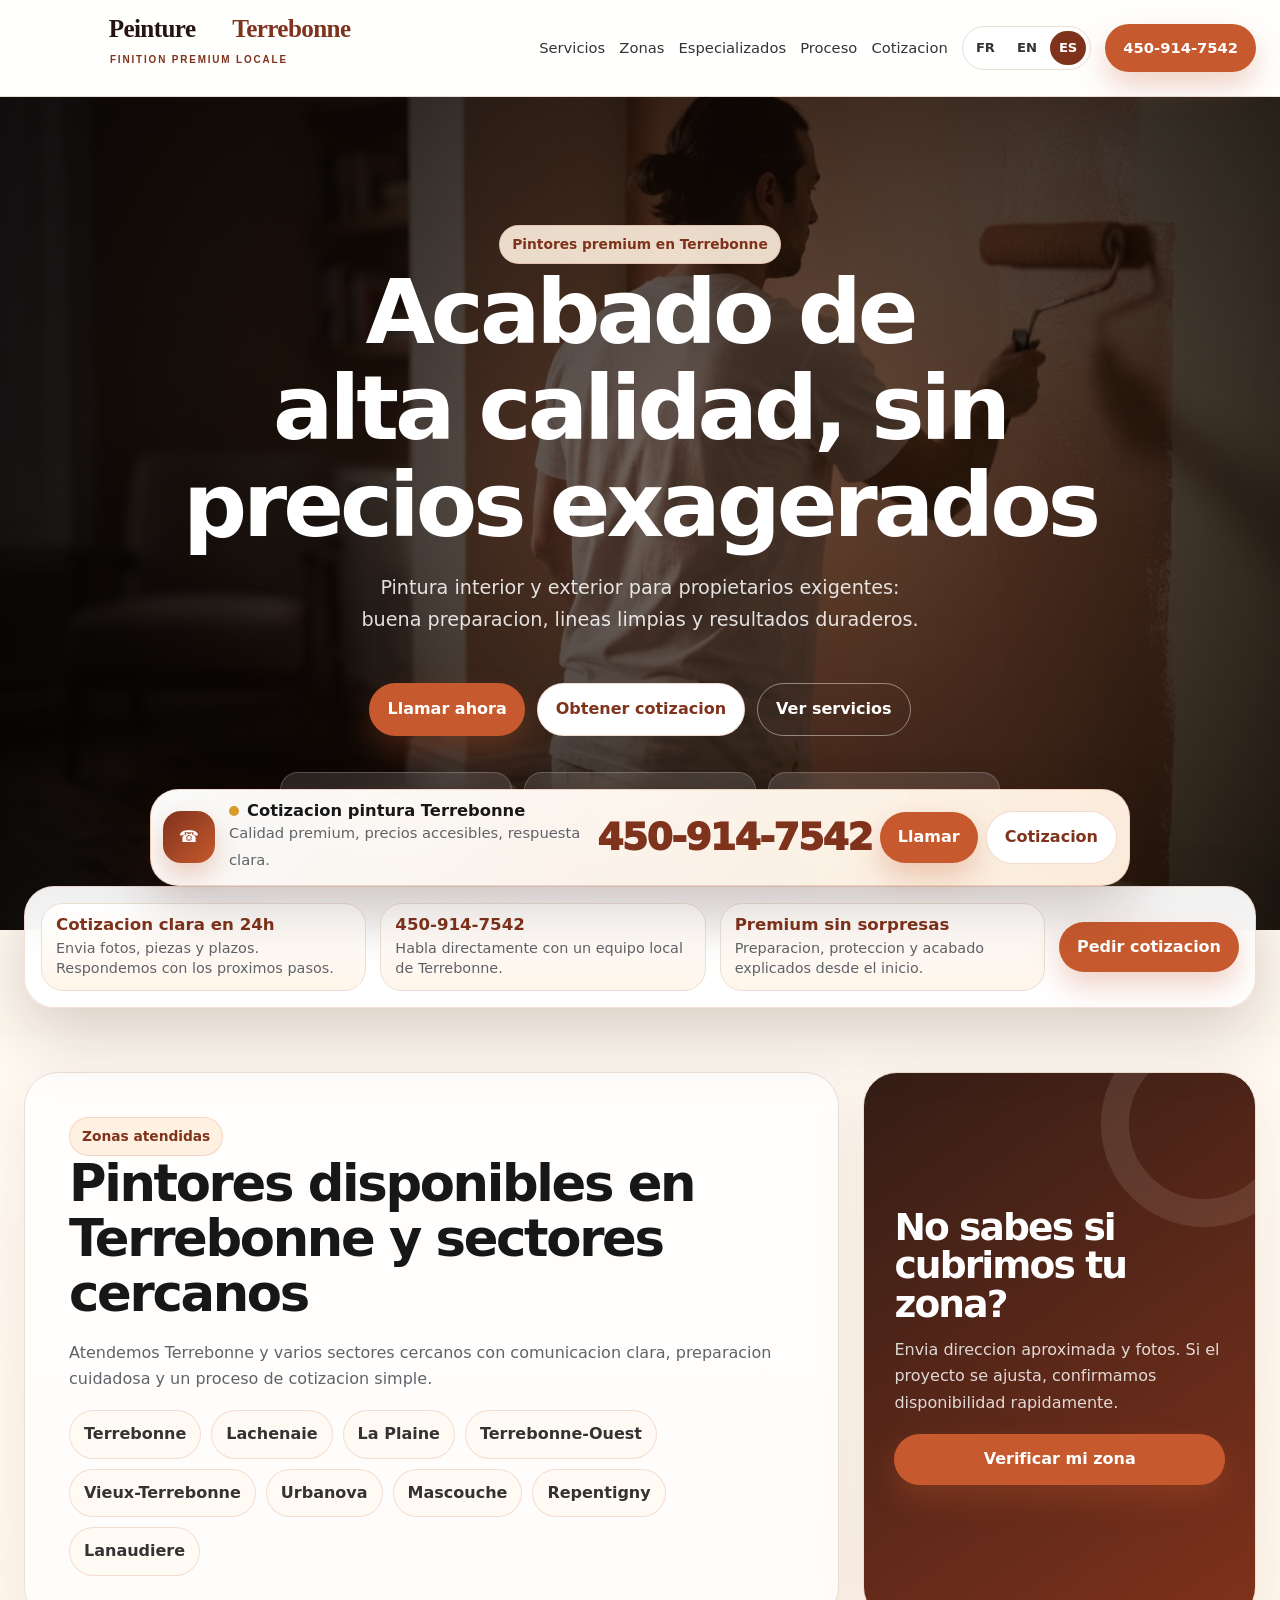
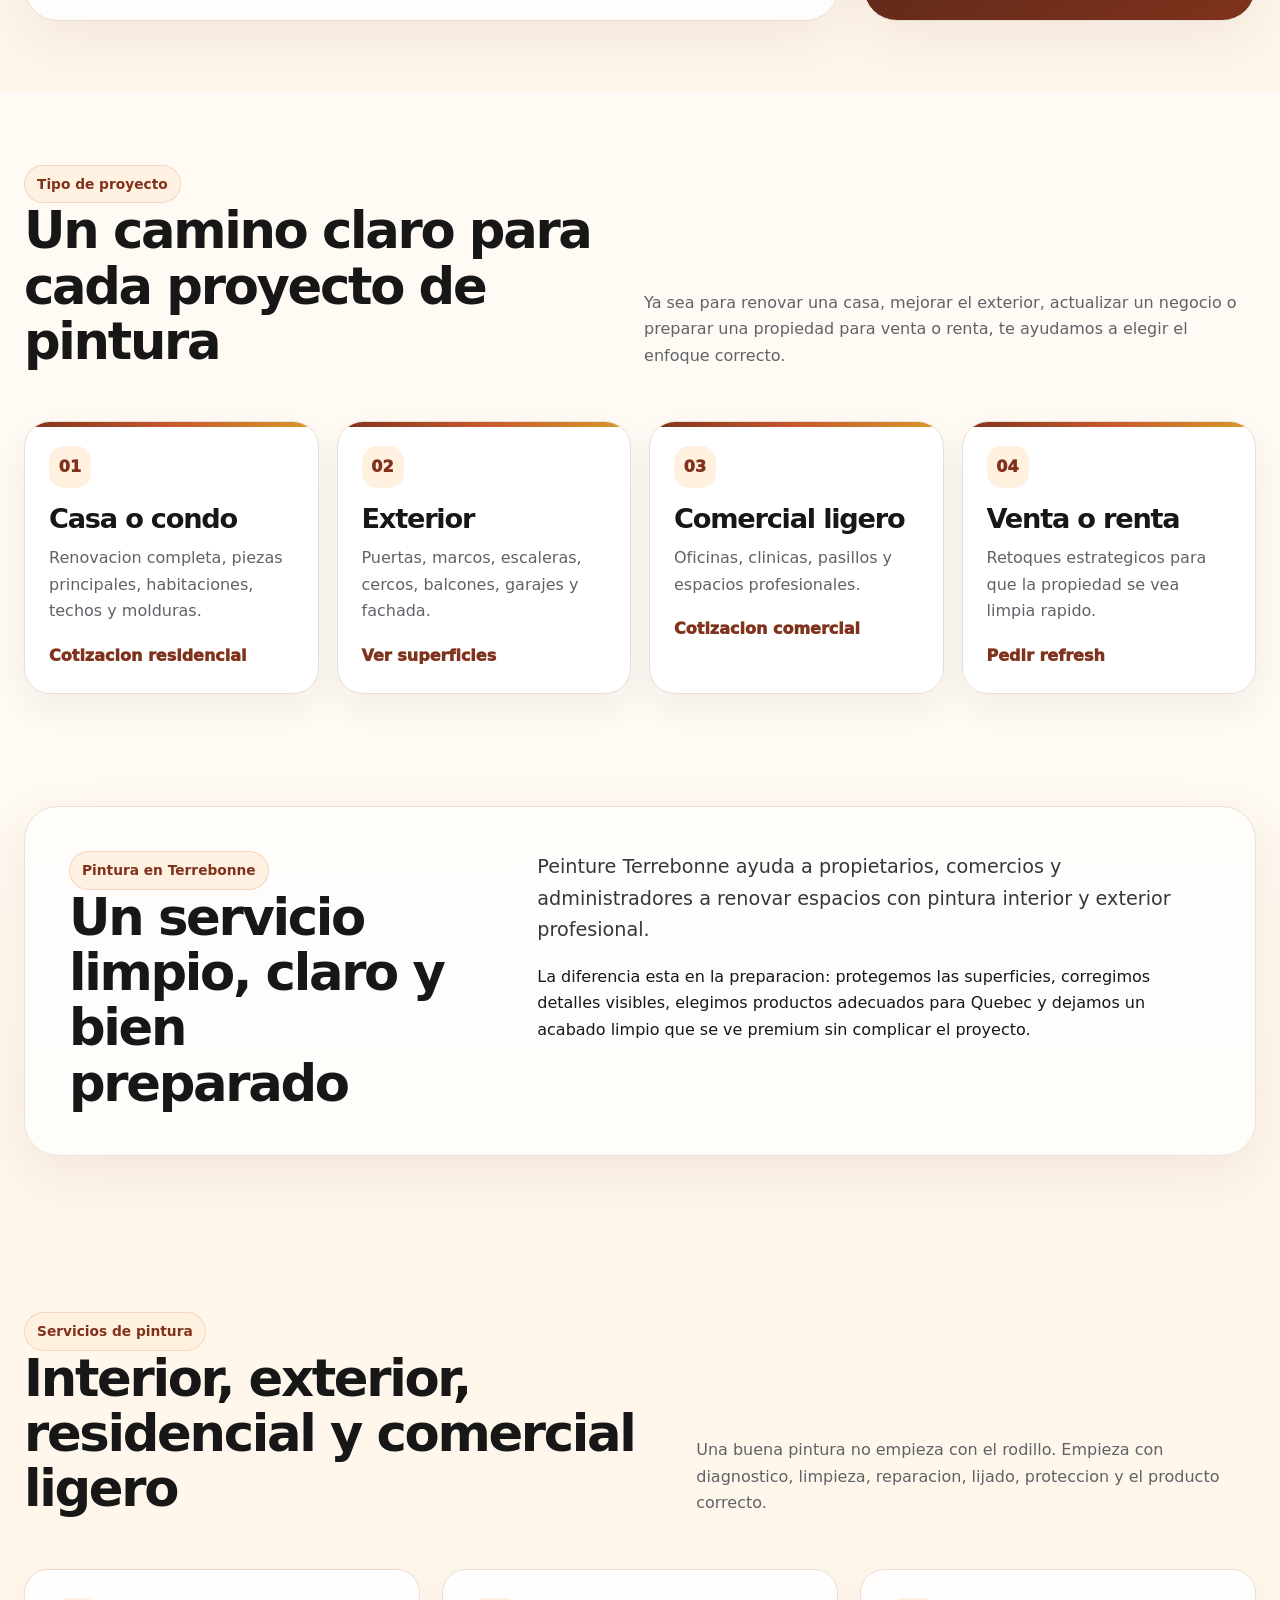
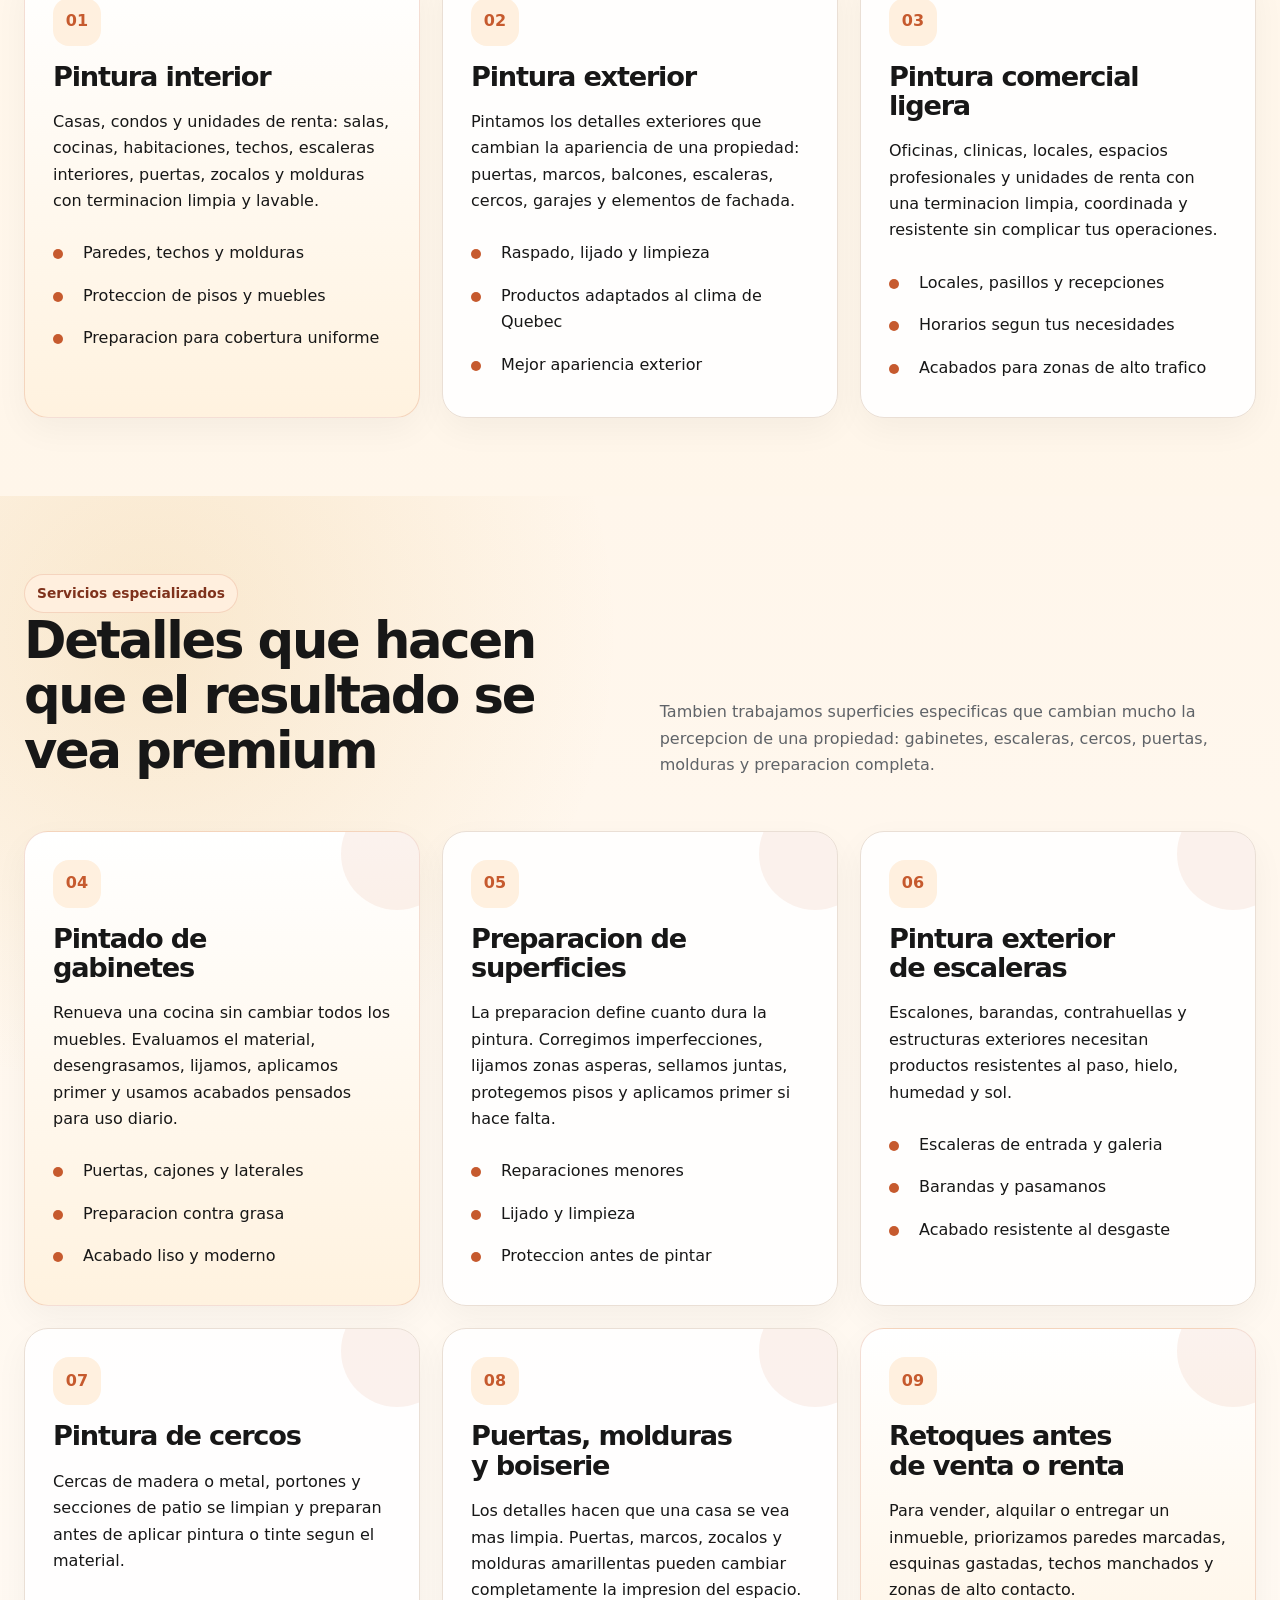
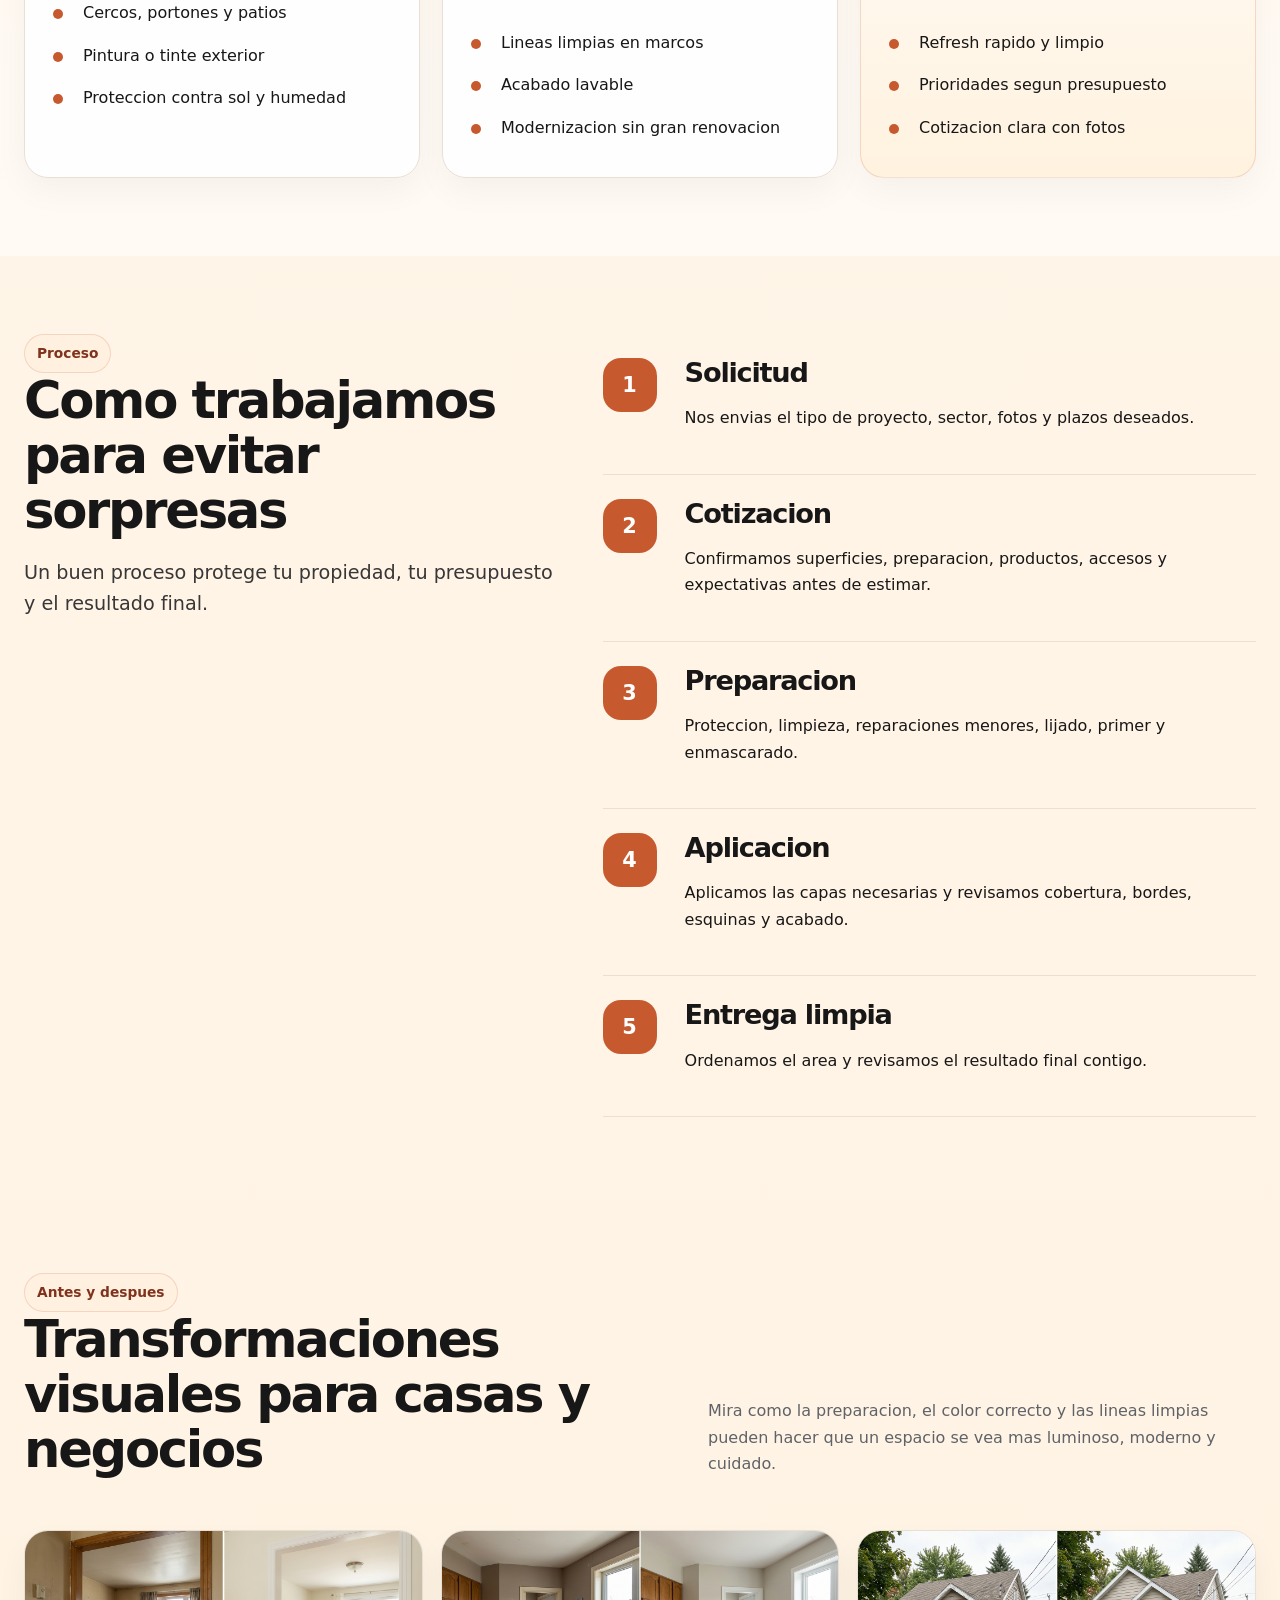
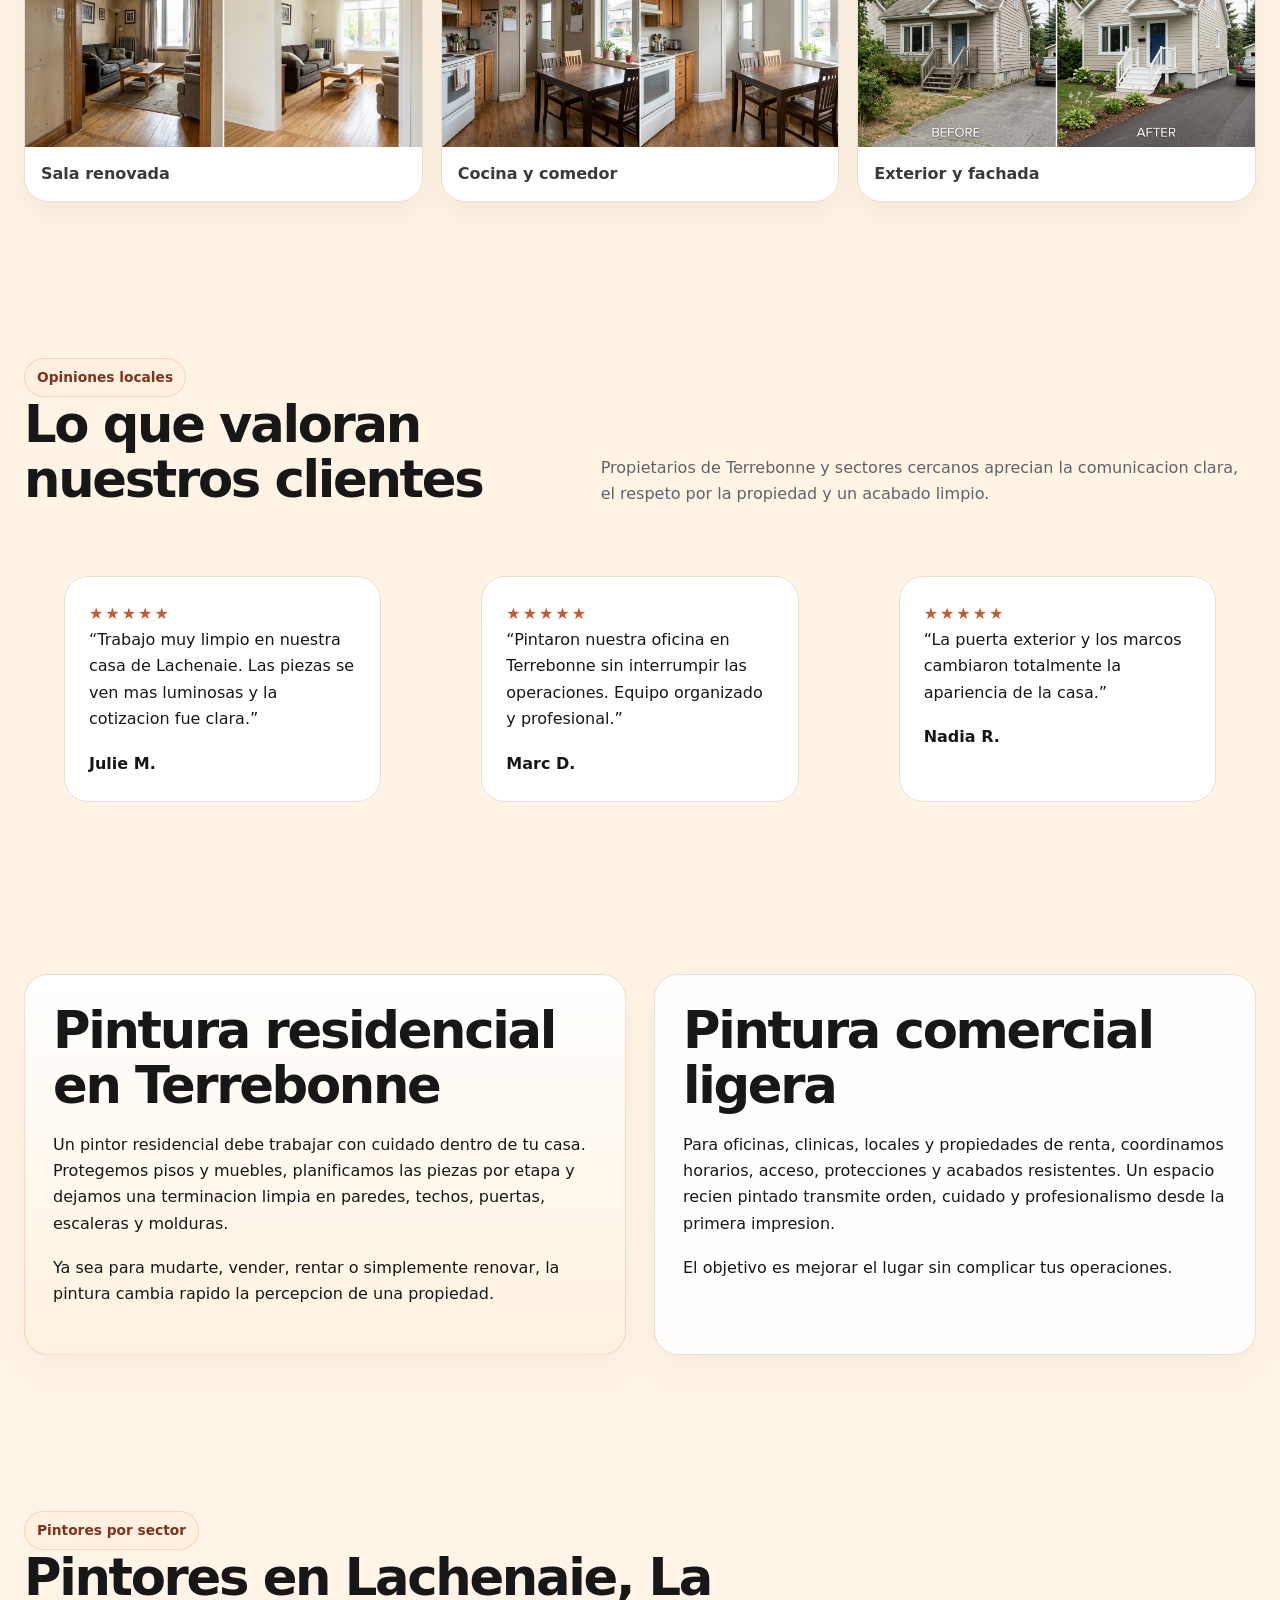
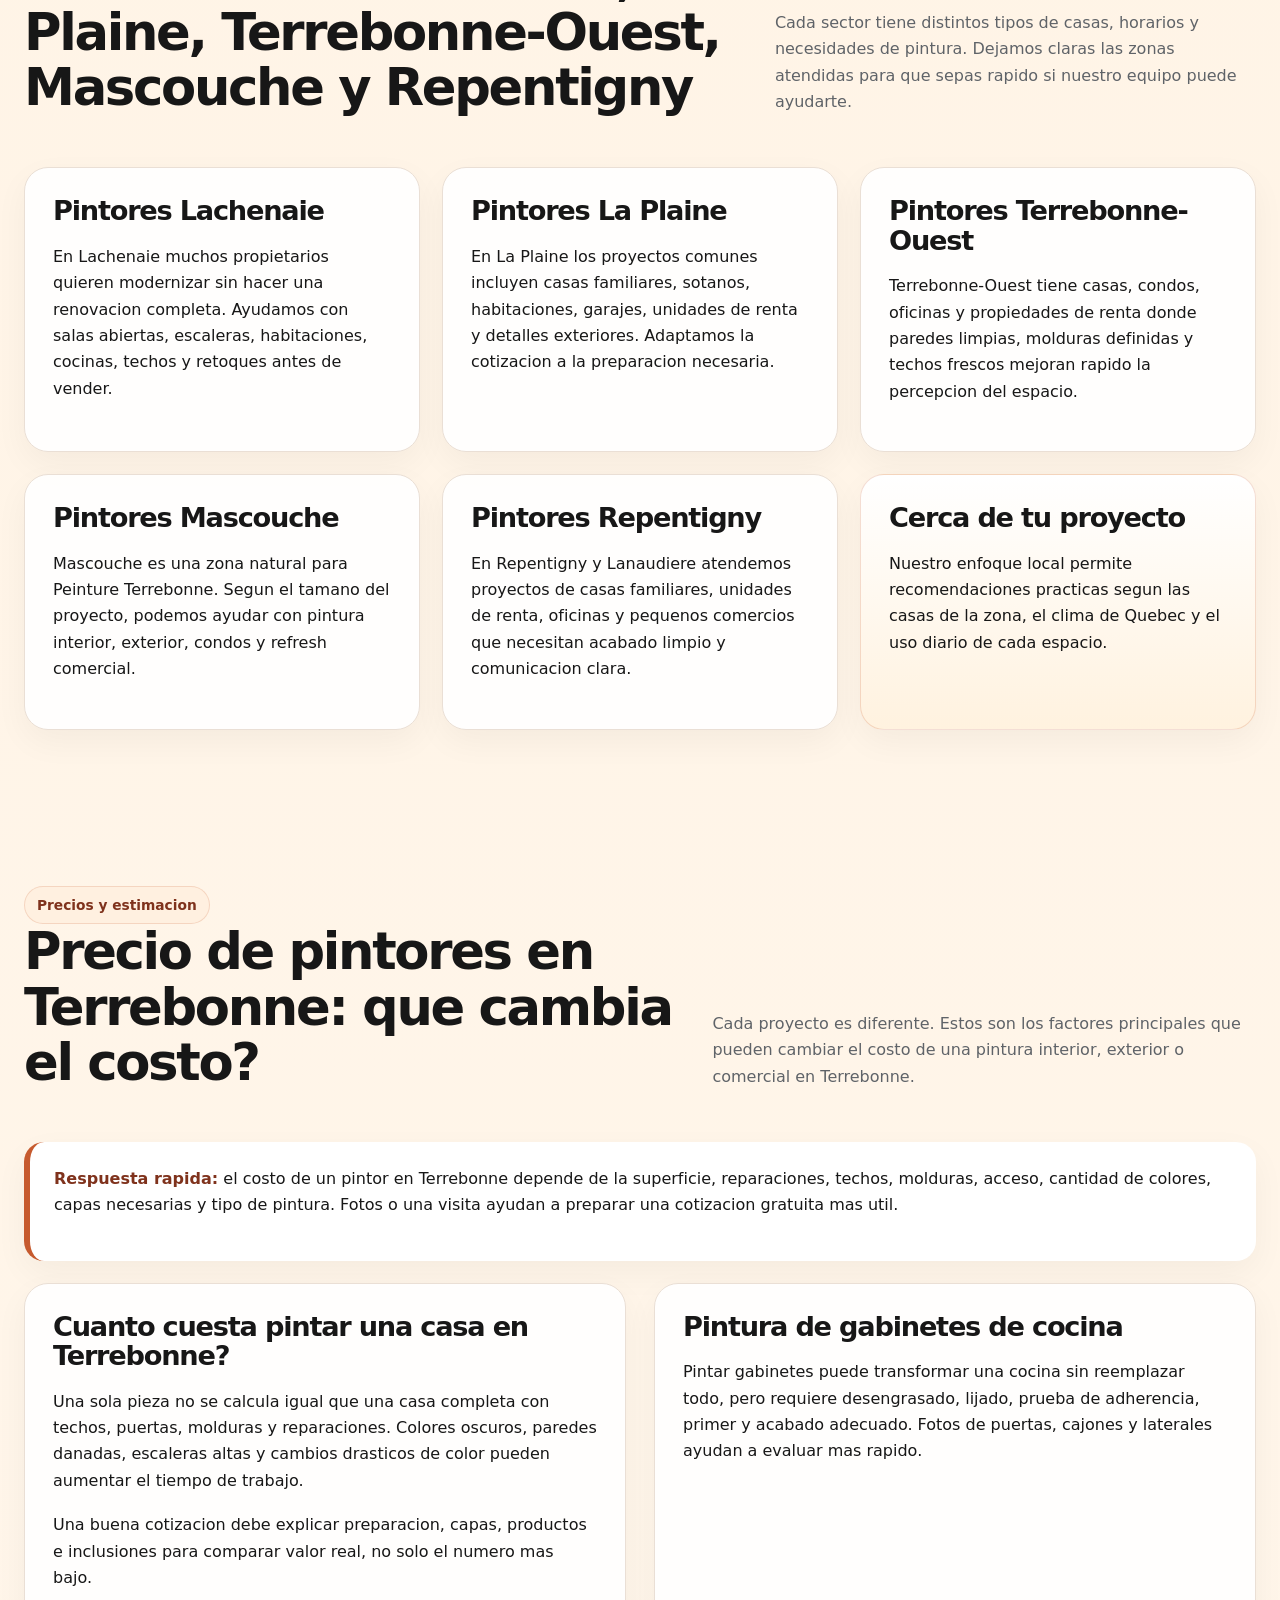
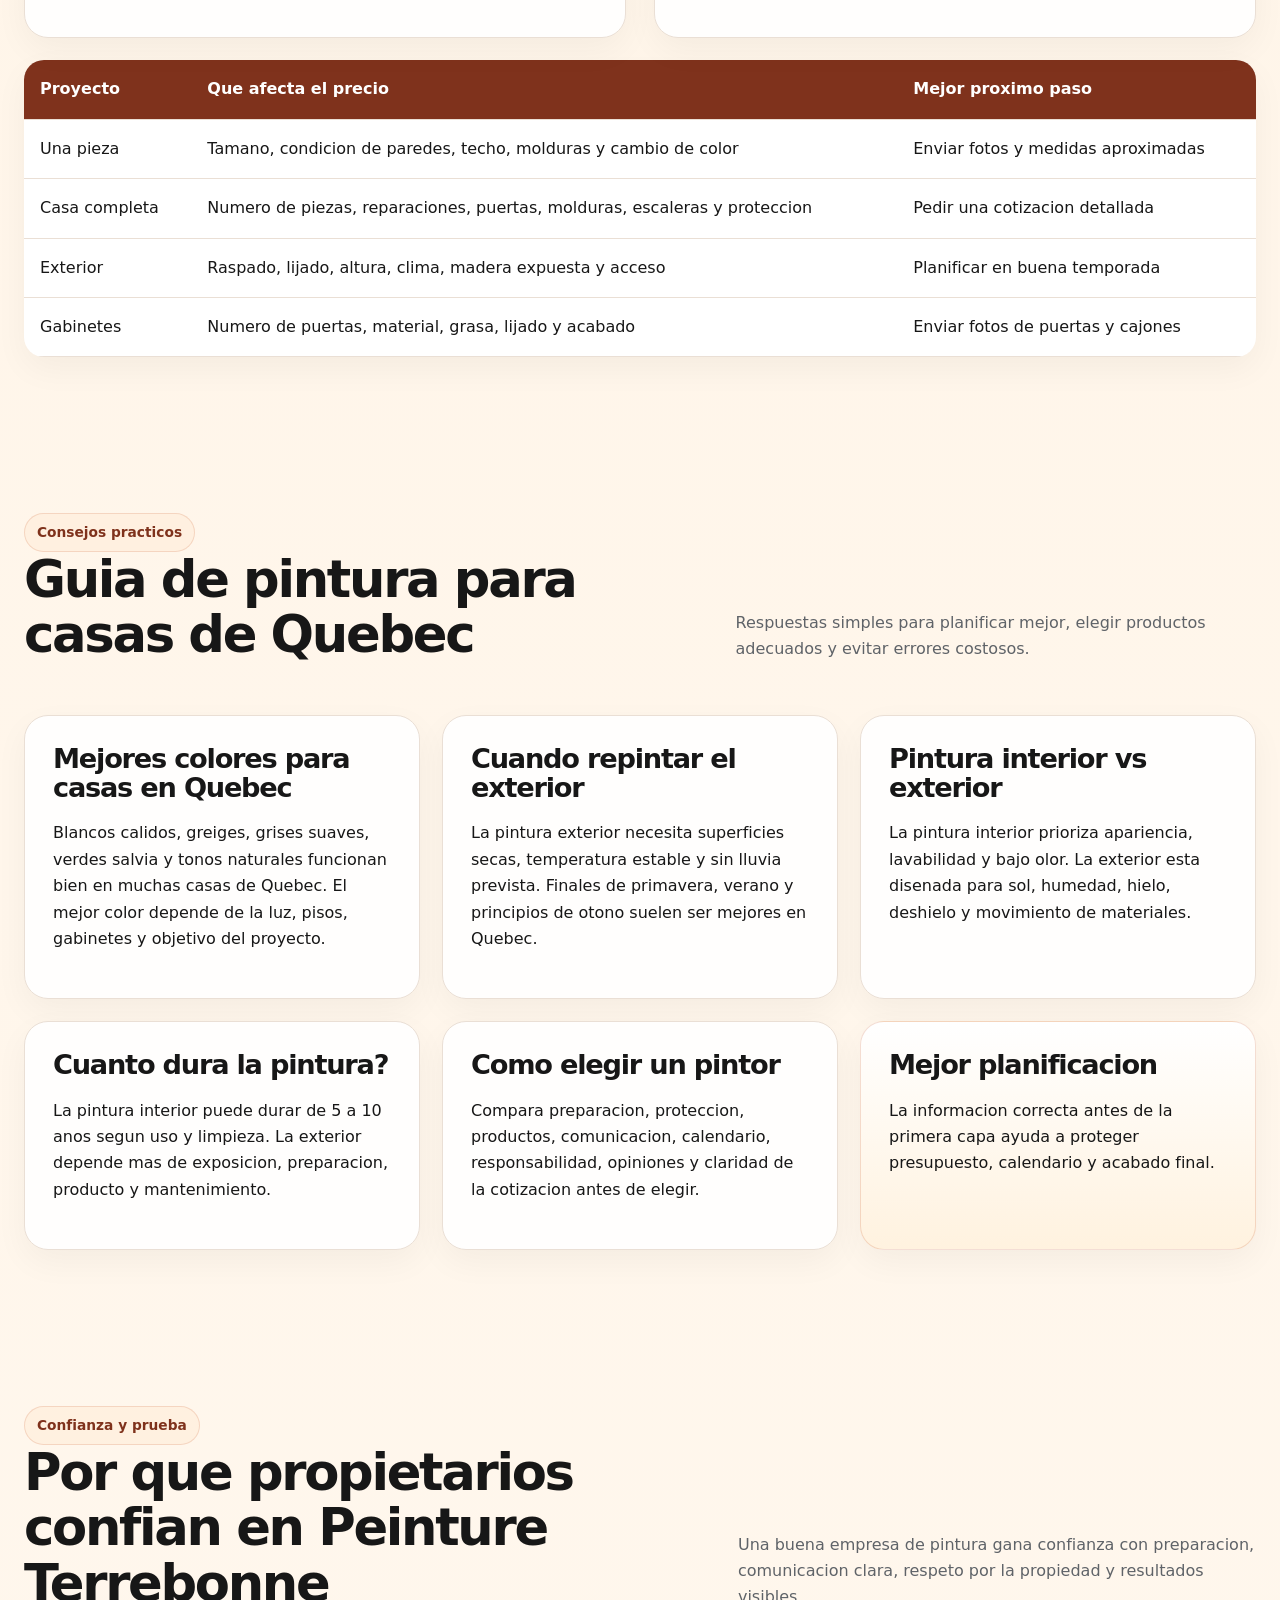
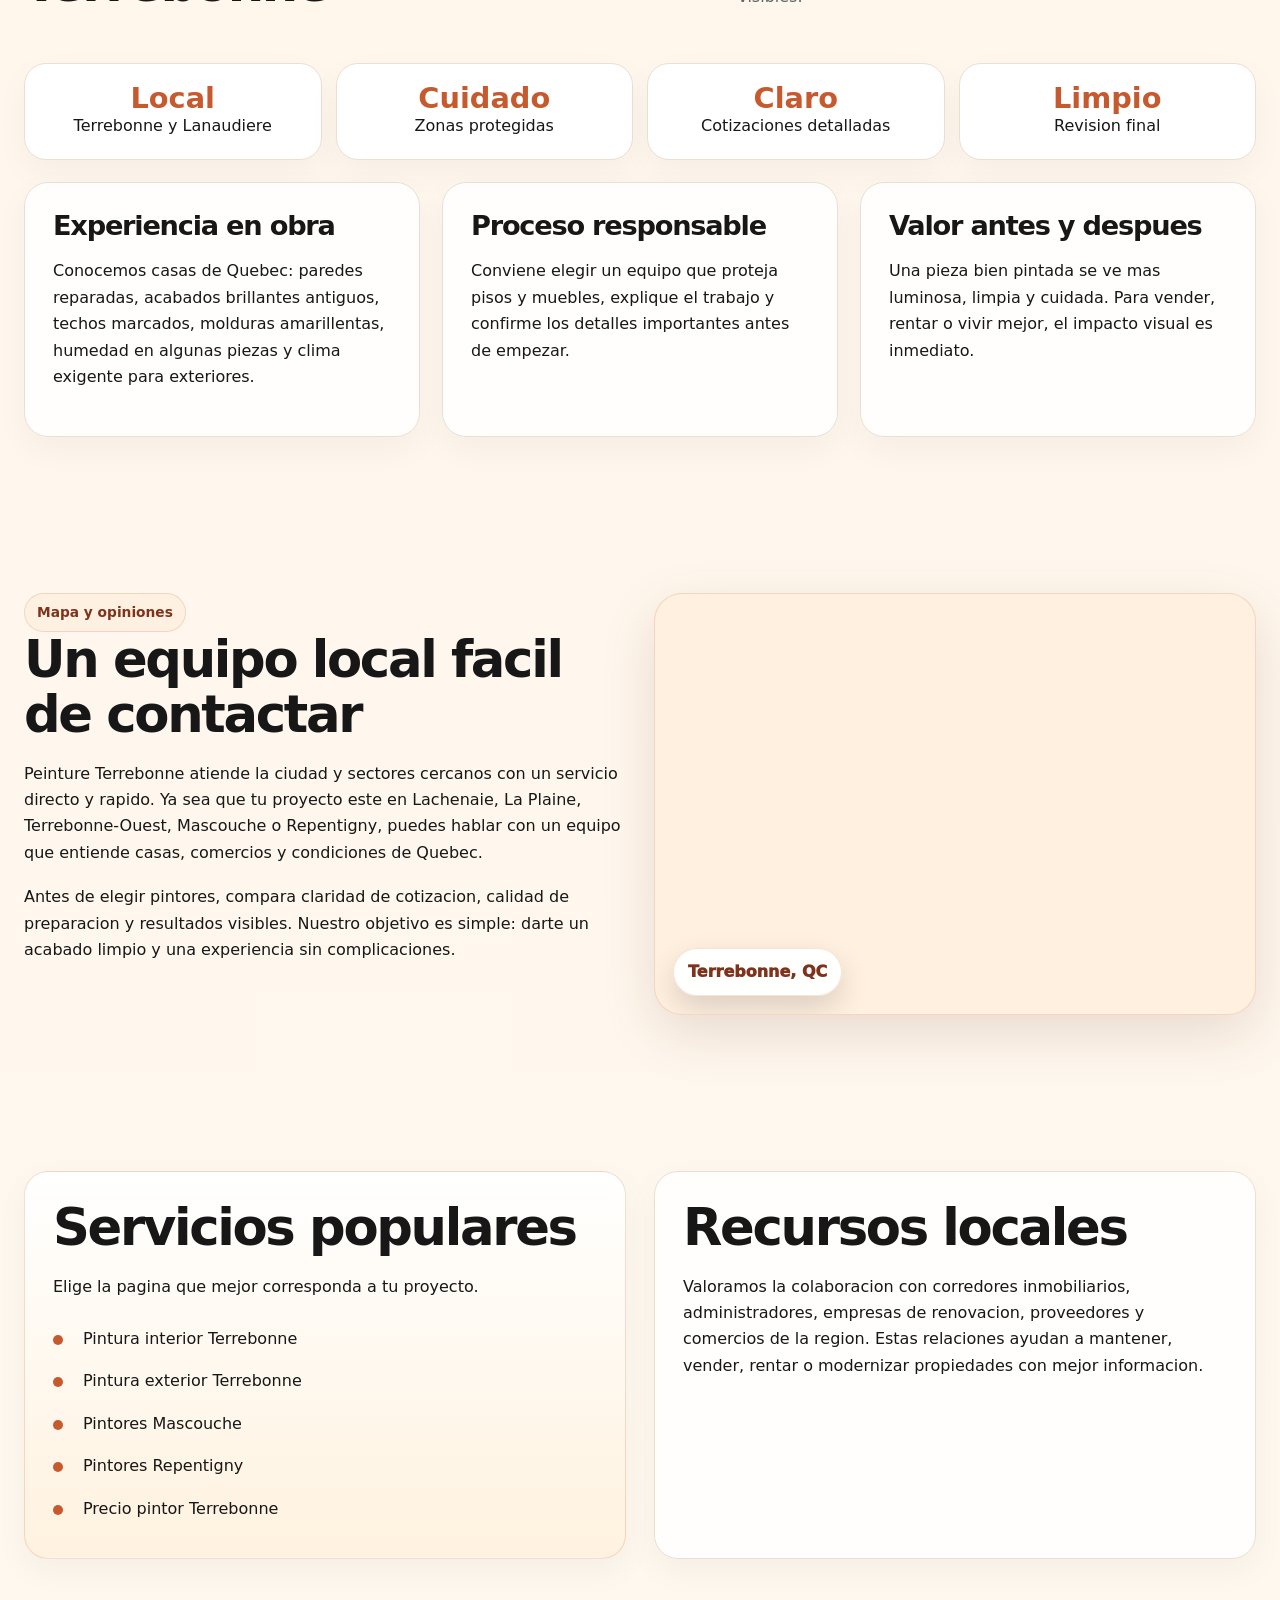
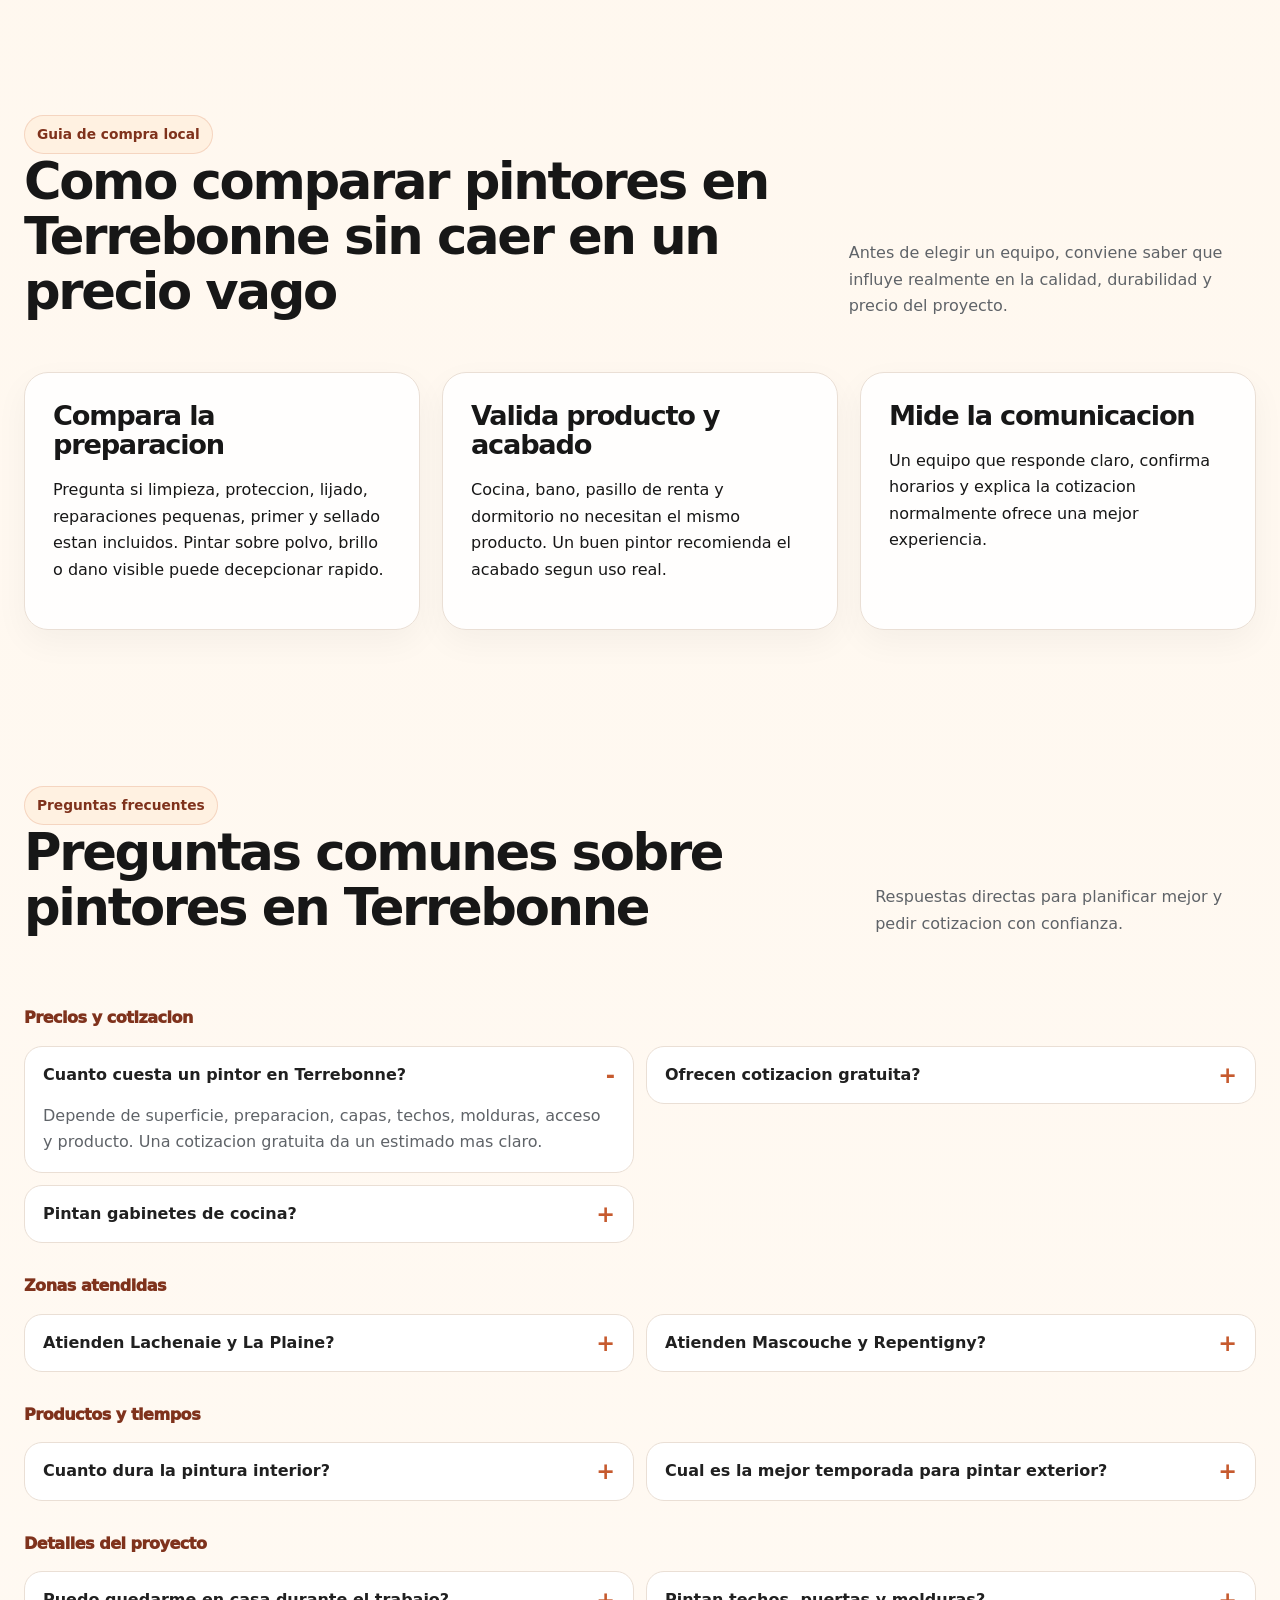
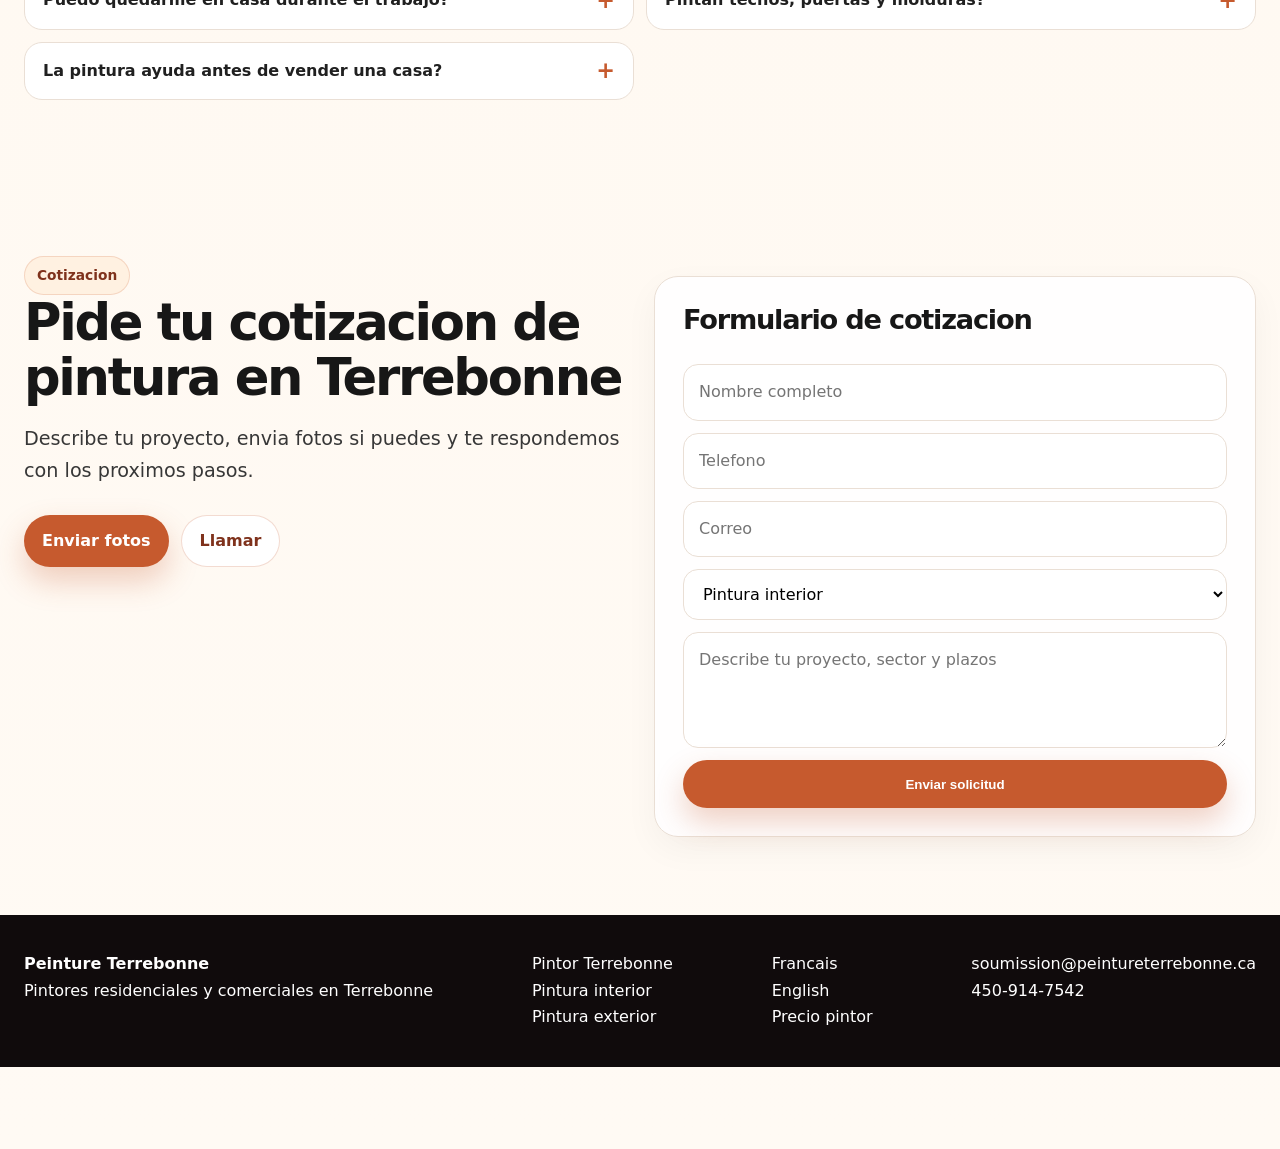
<file: es/index.html>
<!doctype html>
<html lang="es-CA">
<head>
  <meta charset="utf-8"><link rel="icon" type="image/svg+xml" href="../favicon.svg"><link rel="icon" type="image/x-icon" href="../favicon.ico"><link rel="apple-touch-icon" href="../apple-touch-icon.png">
  <meta name="viewport" content="width=device-width, initial-scale=1">
  <title>Pintores Terrebonne | Pintura premium residencial y comercial</title>
  <meta name="description" content="Pintores en Terrebonne para pintura interior, exterior, gabinetes, escaleras, cercos y preparacion profesional. Acabado premium con precios accesibles.">
  <link rel="canonical" href="https://peintureterrebonne.ca/es/">
  <link rel="alternate" hreflang="fr-CA" href="https://peintureterrebonne.ca/">
  <link rel="alternate" hreflang="en-CA" href="https://peintureterrebonne.ca/en/">
  <link rel="alternate" hreflang="es-CA" href="https://peintureterrebonne.ca/es/">
  <link rel="stylesheet" href="../assets/styles.css">
</head>
<body>
  <a class="skip-link" href="#contenido">Ir al contenido</a>
  <header class="nav"><div class="container nav-inner"><a class="brand" href="index.html"><img class="brand-logo" src="../public/logos/logo-horizontal.svg" alt="Peinture Terrebonne" width="210" height="48"></a><nav class="nav-links" aria-label="Navegacion principal"><a href="#servicios" data-scroll>Servicios</a><a href="#zonas" data-scroll>Zonas</a><a href="#especializados" data-scroll>Especializados</a><a href="#proceso" data-scroll>Proceso</a><a href="#cotizacion" data-scroll>Cotizacion</a><span class="lang-switch"><a class="lang" href="../index.html">FR</a><a class="lang" href="../en/index.html">EN</a><a class="lang is-active" href="index.html">ES</a></span><a class="btn btn-primary nav-phone" href="tel:4509147542">450-914-7542</a></nav></div></header>

  <main id="contenido">
    <section class="hero hero-home">
      <div class="painter-video-bg" aria-hidden="true"></div>
      <div class="container hero-grid"><div class="hero-copy"><span class="eyebrow">Pintores premium en Terrebonne</span><h1>Acabado de alta calidad, sin precios exagerados</h1><p class="lead">Pintura interior y exterior para propietarios exigentes: buena preparacion, lineas limpias y resultados duraderos.</p><div class="hero-actions"><a class="btn btn-primary" href="tel:4509147542">Llamar ahora</a><a class="btn btn-secondary" href="#cotizacion" data-scroll>Obtener cotizacion</a><a class="btn btn-ghost" href="#servicios" data-scroll>Ver servicios</a></div><div class="trust-row"><div class="trust-card"><strong>Premium</strong>Acabado prolijo</div><div class="trust-card"><strong>Accesible</strong>Precios justos</div><div class="trust-card"><strong>Local</strong>Pintores Terrebonne</div></div></div></div>
    </section>

    <section class="lead-panel" aria-label="Cotizacion rapida pintura Terrebonne"><div class="container lead-panel-inner"><div class="lead-proof"><strong>Cotizacion clara en 24h</strong><span>Envia fotos, piezas y plazos. Respondemos con los proximos pasos.</span></div><div class="lead-proof"><strong>450-914-7542</strong><span>Habla directamente con un equipo local de Terrebonne.</span></div><div class="lead-proof"><strong>Premium sin sorpresas</strong><span>Preparacion, proteccion y acabado explicados desde el inicio.</span></div><a class="btn btn-primary" href="#cotizacion" data-scroll>Pedir cotizacion</a></div></section>

    <section id="zonas" class="conversion-zone"><div class="container zone-layout"><div class="zone-copy"><span class="eyebrow">Zonas atendidas</span><h2>Pintores disponibles en Terrebonne y sectores cercanos</h2><p>Atendemos Terrebonne y varios sectores cercanos con comunicacion clara, preparacion cuidadosa y un proceso de cotizacion simple.</p><div class="areas zone-pills"><span class="pill">Terrebonne</span><span class="pill">Lachenaie</span><span class="pill">La Plaine</span><span class="pill">Terrebonne-Ouest</span><span class="pill">Vieux-Terrebonne</span><span class="pill">Urbanova</span><span class="pill">Mascouche</span><span class="pill">Repentigny</span><span class="pill">Lanaudiere</span></div></div><div class="zone-card"><strong>No sabes si cubrimos tu zona?</strong><p>Envia direccion aproximada y fotos. Si el proyecto se ajusta, confirmamos disponibilidad rapidamente.</p><a class="btn btn-primary" href="#cotizacion" data-scroll>Verificar mi zona</a></div></div></section>

    <section class="client-paths"><div class="container"><div class="section-head"><div><span class="eyebrow">Tipo de proyecto</span><h2>Un camino claro para cada proyecto de pintura</h2></div><p>Ya sea para renovar una casa, mejorar el exterior, actualizar un negocio o preparar una propiedad para venta o renta, te ayudamos a elegir el enfoque correcto.</p></div><div class="grid-4"><article class="path-card"><span>01</span><h3>Casa o condo</h3><p>Renovacion completa, piezas principales, habitaciones, techos y molduras.</p><a href="#cotizacion" data-scroll>Cotizacion residencial</a></article><article class="path-card"><span>02</span><h3>Exterior</h3><p>Puertas, marcos, escaleras, cercos, balcones, garajes y fachada.</p><a href="#especializados" data-scroll>Ver superficies</a></article><article class="path-card"><span>03</span><h3>Comercial ligero</h3><p>Oficinas, clinicas, pasillos y espacios profesionales.</p><a href="#cotizacion" data-scroll>Cotizacion comercial</a></article><article class="path-card"><span>04</span><h3>Venta o renta</h3><p>Retoques estrategicos para que la propiedad se vea limpia rapido.</p><a href="#cotizacion" data-scroll>Pedir refresh</a></article></div></div></section>

    <section class="intro-copy"><div class="container intro-panel"><div><span class="eyebrow">Pintura en Terrebonne</span><h2>Un servicio limpio, claro y bien preparado</h2></div><div><p class="lead">Peinture Terrebonne ayuda a propietarios, comercios y administradores a renovar espacios con pintura interior y exterior profesional.</p><p>La diferencia esta en la preparacion: protegemos las superficies, corregimos detalles visibles, elegimos productos adecuados para Quebec y dejamos un acabado limpio que se ve premium sin complicar el proyecto.</p></div></div></section>

    <section id="servicios"><div class="container"><div class="section-head"><div><span class="eyebrow">Servicios de pintura</span><h2>Interior, exterior, residencial y comercial ligero</h2></div><p>Una buena pintura no empieza con el rodillo. Empieza con diagnostico, limpieza, reparacion, lijado, proteccion y el producto correcto.</p></div><div class="grid-3"><article class="card accent"><div class="icon">01</div><h3>Pintura interior</h3><p>Casas, condos y unidades de renta: salas, cocinas, habitaciones, techos, escaleras interiores, puertas, zocalos y molduras con terminacion limpia y lavable.</p><ul class="list"><li>Paredes, techos y molduras</li><li>Proteccion de pisos y muebles</li><li>Preparacion para cobertura uniforme</li></ul></article><article class="card"><div class="icon">02</div><h3>Pintura exterior</h3><p>Pintamos los detalles exteriores que cambian la apariencia de una propiedad: puertas, marcos, balcones, escaleras, cercos, garajes y elementos de fachada.</p><ul class="list"><li>Raspado, lijado y limpieza</li><li>Productos adaptados al clima de Quebec</li><li>Mejor apariencia exterior</li></ul></article><article class="card"><div class="icon">03</div><h3>Pintura comercial ligera</h3><p>Oficinas, clinicas, locales, espacios profesionales y unidades de renta con una terminacion limpia, coordinada y resistente sin complicar tus operaciones.</p><ul class="list"><li>Locales, pasillos y recepciones</li><li>Horarios segun tus necesidades</li><li>Acabados para zonas de alto trafico</li></ul></article></div></div></section>

    <section id="especializados" class="service-showcase"><div class="container"><div class="section-head"><div><span class="eyebrow">Servicios especializados</span><h2>Detalles que hacen que el resultado se vea premium</h2></div><p>Tambien trabajamos superficies especificas que cambian mucho la percepcion de una propiedad: gabinetes, escaleras, cercos, puertas, molduras y preparacion completa.</p></div><div class="grid-3 service-cards"><article class="card accent"><div class="icon">04</div><h3>Pintado de gabinetes</h3><p>Renueva una cocina sin cambiar todos los muebles. Evaluamos el material, desengrasamos, lijamos, aplicamos primer y usamos acabados pensados para uso diario.</p><ul class="list"><li>Puertas, cajones y laterales</li><li>Preparacion contra grasa</li><li>Acabado liso y moderno</li></ul></article><article class="card"><div class="icon">05</div><h3>Preparacion de superficies</h3><p>La preparacion define cuanto dura la pintura. Corregimos imperfecciones, lijamos zonas asperas, sellamos juntas, protegemos pisos y aplicamos primer si hace falta.</p><ul class="list"><li>Reparaciones menores</li><li>Lijado y limpieza</li><li>Proteccion antes de pintar</li></ul></article><article class="card"><div class="icon">06</div><h3>Pintura exterior de escaleras</h3><p>Escalones, barandas, contrahuellas y estructuras exteriores necesitan productos resistentes al paso, hielo, humedad y sol.</p><ul class="list"><li>Escaleras de entrada y galeria</li><li>Barandas y pasamanos</li><li>Acabado resistente al desgaste</li></ul></article><article class="card"><div class="icon">07</div><h3>Pintura de cercos</h3><p>Cercas de madera o metal, portones y secciones de patio se limpian y preparan antes de aplicar pintura o tinte segun el material.</p><ul class="list"><li>Cercos, portones y patios</li><li>Pintura o tinte exterior</li><li>Proteccion contra sol y humedad</li></ul></article><article class="card"><div class="icon">08</div><h3>Puertas, molduras y boiserie</h3><p>Los detalles hacen que una casa se vea mas limpia. Puertas, marcos, zocalos y molduras amarillentas pueden cambiar completamente la impresion del espacio.</p><ul class="list"><li>Lineas limpias en marcos</li><li>Acabado lavable</li><li>Modernizacion sin gran renovacion</li></ul></article><article class="card accent"><div class="icon">09</div><h3>Retoques antes de venta o renta</h3><p>Para vender, alquilar o entregar un inmueble, priorizamos paredes marcadas, esquinas gastadas, techos manchados y zonas de alto contacto.</p><ul class="list"><li>Refresh rapido y limpio</li><li>Prioridades segun presupuesto</li><li>Cotizacion clara con fotos</li></ul></article></div></div></section>

    <section id="proceso"><div class="container split"><div><span class="eyebrow">Proceso</span><h2>Como trabajamos para evitar sorpresas</h2><p class="lead">Un buen proceso protege tu propiedad, tu presupuesto y el resultado final.</p></div><div class="steps"><div class="step"><div><h3>Solicitud</h3><p>Nos envias el tipo de proyecto, sector, fotos y plazos deseados.</p></div></div><div class="step"><div><h3>Cotizacion</h3><p>Confirmamos superficies, preparacion, productos, accesos y expectativas antes de estimar.</p></div></div><div class="step"><div><h3>Preparacion</h3><p>Proteccion, limpieza, reparaciones menores, lijado, primer y enmascarado.</p></div></div><div class="step"><div><h3>Aplicacion</h3><p>Aplicamos las capas necesarias y revisamos cobertura, bordes, esquinas y acabado.</p></div></div><div class="step"><div><h3>Entrega limpia</h3><p>Ordenamos el area y revisamos el resultado final contigo.</p></div></div></div></div></section>

    <section id="galeria"><div class="container"><div class="section-head"><div><span class="eyebrow">Antes y despues</span><h2>Transformaciones visuales para casas y negocios</h2></div><p>Mira como la preparacion, el color correcto y las lineas limpias pueden hacer que un espacio se vea mas luminoso, moderno y cuidado.</p></div><div class="gallery"><figure><img src="../public/realisations/terrebonne-salon-before-after.png" alt="Pintura interior Terrebonne sala antes despues" width="1024" height="1024" loading="lazy"><figcaption>Sala renovada</figcaption></figure><figure><img src="../public/realisations/terrebonne-cuisine-before-after.png" alt="Pintura cocina Terrebonne antes despues" width="1024" height="1024" loading="lazy"><figcaption>Cocina y comedor</figcaption></figure><figure><img src="../public/realisations/terrebonne-exterieur-maison-before-after.png" alt="Pintura exterior Terrebonne casa antes despues" width="1024" height="1024" loading="lazy"><figcaption>Exterior y fachada</figcaption></figure></div></div></section>

    <section><div class="container"><div class="section-head"><div><span class="eyebrow">Opiniones locales</span><h2>Lo que valoran nuestros clientes</h2></div><p>Propietarios de Terrebonne y sectores cercanos aprecian la comunicacion clara, el respeto por la propiedad y un acabado limpio.</p></div><div class="testimonials"><blockquote class="quote"><div class="stars">★★★★★</div><p>“Trabajo muy limpio en nuestra casa de Lachenaie. Las piezas se ven mas luminosas y la cotizacion fue clara.”</p><strong>Julie M.</strong></blockquote><blockquote class="quote"><div class="stars">★★★★★</div><p>“Pintaron nuestra oficina en Terrebonne sin interrumpir las operaciones. Equipo organizado y profesional.”</p><strong>Marc D.</strong></blockquote><blockquote class="quote"><div class="stars">★★★★★</div><p>“La puerta exterior y los marcos cambiaron totalmente la apariencia de la casa.”</p><strong>Nadia R.</strong></blockquote></div></div></section>

    <section><div class="container grid-2"><article class="card accent"><h2>Pintura residencial en Terrebonne</h2><p>Un pintor residencial debe trabajar con cuidado dentro de tu casa. Protegemos pisos y muebles, planificamos las piezas por etapa y dejamos una terminacion limpia en paredes, techos, puertas, escaleras y molduras.</p><p>Ya sea para mudarte, vender, rentar o simplemente renovar, la pintura cambia rapido la percepcion de una propiedad.</p></article><article class="card"><h2>Pintura comercial ligera</h2><p>Para oficinas, clinicas, locales y propiedades de renta, coordinamos horarios, acceso, protecciones y acabados resistentes. Un espacio recien pintado transmite orden, cuidado y profesionalismo desde la primera impresion.</p><p>El objetivo es mejorar el lugar sin complicar tus operaciones.</p></article></div></section>

    <section><div class="container"><div class="section-head"><div><span class="eyebrow">Pintores por sector</span><h2>Pintores en Lachenaie, La Plaine, Terrebonne-Ouest, Mascouche y Repentigny</h2></div><p>Cada sector tiene distintos tipos de casas, horarios y necesidades de pintura. Dejamos claras las zonas atendidas para que sepas rapido si nuestro equipo puede ayudarte.</p></div><div class="grid-3"><article class="card"><h3>Pintores Lachenaie</h3><p>En Lachenaie muchos propietarios quieren modernizar sin hacer una renovacion completa. Ayudamos con salas abiertas, escaleras, habitaciones, cocinas, techos y retoques antes de vender.</p></article><article class="card"><h3>Pintores La Plaine</h3><p>En La Plaine los proyectos comunes incluyen casas familiares, sotanos, habitaciones, garajes, unidades de renta y detalles exteriores. Adaptamos la cotizacion a la preparacion necesaria.</p></article><article class="card"><h3>Pintores Terrebonne-Ouest</h3><p>Terrebonne-Ouest tiene casas, condos, oficinas y propiedades de renta donde paredes limpias, molduras definidas y techos frescos mejoran rapido la percepcion del espacio.</p></article><article class="card"><h3>Pintores Mascouche</h3><p>Mascouche es una zona natural para Peinture Terrebonne. Segun el tamano del proyecto, podemos ayudar con pintura interior, exterior, condos y refresh comercial.</p></article><article class="card"><h3>Pintores Repentigny</h3><p>En Repentigny y Lanaudiere atendemos proyectos de casas familiares, unidades de renta, oficinas y pequenos comercios que necesitan acabado limpio y comunicacion clara.</p></article><article class="card accent"><h3>Cerca de tu proyecto</h3><p>Nuestro enfoque local permite recomendaciones practicas segun las casas de la zona, el clima de Quebec y el uso diario de cada espacio.</p></article></div></div></section>

    <section><div class="container"><div class="section-head"><div><span class="eyebrow">Precios y estimacion</span><h2>Precio de pintores en Terrebonne: que cambia el costo?</h2></div><p>Cada proyecto es diferente. Estos son los factores principales que pueden cambiar el costo de una pintura interior, exterior o comercial en Terrebonne.</p></div><div class="snippet-box"><p><strong>Respuesta rapida:</strong> el costo de un pintor en Terrebonne depende de la superficie, reparaciones, techos, molduras, acceso, cantidad de colores, capas necesarias y tipo de pintura. Fotos o una visita ayudan a preparar una cotizacion gratuita mas util.</p></div><div class="grid-2" style="margin-top:22px"><div class="card"><h3>Cuanto cuesta pintar una casa en Terrebonne?</h3><p>Una sola pieza no se calcula igual que una casa completa con techos, puertas, molduras y reparaciones. Colores oscuros, paredes danadas, escaleras altas y cambios drasticos de color pueden aumentar el tiempo de trabajo.</p><p>Una buena cotizacion debe explicar preparacion, capas, productos e inclusiones para comparar valor real, no solo el numero mas bajo.</p></div><div class="card"><h3>Pintura de gabinetes de cocina</h3><p>Pintar gabinetes puede transformar una cocina sin reemplazar todo, pero requiere desengrasado, lijado, prueba de adherencia, primer y acabado adecuado. Fotos de puertas, cajones y laterales ayudan a evaluar mas rapido.</p></div></div><table class="price-table" aria-label="Factores de precio pintura Terrebonne" style="margin-top:22px"><thead><tr><th>Proyecto</th><th>Que afecta el precio</th><th>Mejor proximo paso</th></tr></thead><tbody><tr><td>Una pieza</td><td>Tamano, condicion de paredes, techo, molduras y cambio de color</td><td>Enviar fotos y medidas aproximadas</td></tr><tr><td>Casa completa</td><td>Numero de piezas, reparaciones, puertas, molduras, escaleras y proteccion</td><td>Pedir una cotizacion detallada</td></tr><tr><td>Exterior</td><td>Raspado, lijado, altura, clima, madera expuesta y acceso</td><td>Planificar en buena temporada</td></tr><tr><td>Gabinetes</td><td>Numero de puertas, material, grasa, lijado y acabado</td><td>Enviar fotos de puertas y cajones</td></tr></tbody></table></div></section>

    <section><div class="container"><div class="section-head"><div><span class="eyebrow">Consejos practicos</span><h2>Guia de pintura para casas de Quebec</h2></div><p>Respuestas simples para planificar mejor, elegir productos adecuados y evitar errores costosos.</p></div><div class="grid-3"><article class="card"><h3>Mejores colores para casas en Quebec</h3><p>Blancos calidos, greiges, grises suaves, verdes salvia y tonos naturales funcionan bien en muchas casas de Quebec. El mejor color depende de la luz, pisos, gabinetes y objetivo del proyecto.</p></article><article class="card"><h3>Cuando repintar el exterior</h3><p>La pintura exterior necesita superficies secas, temperatura estable y sin lluvia prevista. Finales de primavera, verano y principios de otono suelen ser mejores en Quebec.</p></article><article class="card"><h3>Pintura interior vs exterior</h3><p>La pintura interior prioriza apariencia, lavabilidad y bajo olor. La exterior esta disenada para sol, humedad, hielo, deshielo y movimiento de materiales.</p></article><article class="card"><h3>Cuanto dura la pintura?</h3><p>La pintura interior puede durar de 5 a 10 anos segun uso y limpieza. La exterior depende mas de exposicion, preparacion, producto y mantenimiento.</p></article><article class="card"><h3>Como elegir un pintor</h3><p>Compara preparacion, proteccion, productos, comunicacion, calendario, responsabilidad, opiniones y claridad de la cotizacion antes de elegir.</p></article><article class="card accent"><h3>Mejor planificacion</h3><p>La informacion correcta antes de la primera capa ayuda a proteger presupuesto, calendario y acabado final.</p></article></div></div></section>

    <section><div class="container"><div class="section-head"><div><span class="eyebrow">Confianza y prueba</span><h2>Por que propietarios confian en Peinture Terrebonne</h2></div><p>Una buena empresa de pintura gana confianza con preparacion, comunicacion clara, respeto por la propiedad y resultados visibles.</p></div><div class="kpi-row"><div class="kpi"><strong>Local</strong>Terrebonne y Lanaudiere</div><div class="kpi"><strong>Cuidado</strong>Zonas protegidas</div><div class="kpi"><strong>Claro</strong>Cotizaciones detalladas</div><div class="kpi"><strong>Limpio</strong>Revision final</div></div><div class="grid-3" style="margin-top:22px"><article class="card"><h3>Experiencia en obra</h3><p>Conocemos casas de Quebec: paredes reparadas, acabados brillantes antiguos, techos marcados, molduras amarillentas, humedad en algunas piezas y clima exigente para exteriores.</p></article><article class="card"><h3>Proceso responsable</h3><p>Conviene elegir un equipo que proteja pisos y muebles, explique el trabajo y confirme los detalles importantes antes de empezar.</p></article><article class="card"><h3>Valor antes y despues</h3><p>Una pieza bien pintada se ve mas luminosa, limpia y cuidada. Para vender, rentar o vivir mejor, el impacto visual es inmediato.</p></article></div></div></section>

    <section><div class="container grid-2"><div><span class="eyebrow">Mapa y opiniones</span><h2>Un equipo local facil de contactar</h2><p>Peinture Terrebonne atiende la ciudad y sectores cercanos con un servicio directo y rapido. Ya sea que tu proyecto este en Lachenaie, La Plaine, Terrebonne-Ouest, Mascouche o Repentigny, puedes hablar con un equipo que entiende casas, comercios y condiciones de Quebec.</p><p>Antes de elegir pintores, compara claridad de cotizacion, calidad de preparacion y resultados visibles. Nuestro objetivo es simple: darte un acabado limpio y una experiencia sin complicaciones.</p></div><div class="map-wrap"><iframe title="Mapa Terrebonne Quebec" loading="lazy" referrerpolicy="no-referrer-when-downgrade" src="https://www.google.com/maps?q=Terrebonne%20QC&output=embed"></iframe></div></div></section>

    <section><div class="container grid-2"><div class="card accent"><h2>Servicios populares</h2><p>Elige la pagina que mejor corresponda a tu proyecto.</p><ul class="list"><li><a href="../peinture-interieure-terrebonne/index.html">Pintura interior Terrebonne</a></li><li><a href="../peinture-exterieure-terrebonne/index.html">Pintura exterior Terrebonne</a></li><li><a href="../peintres-mascouche/index.html">Pintores Mascouche</a></li><li><a href="../peintres-repentigny/index.html">Pintores Repentigny</a></li><li><a href="../prix-peintre-terrebonne/index.html">Precio pintor Terrebonne</a></li></ul></div><div class="card"><h2>Recursos locales</h2><p>Valoramos la colaboracion con corredores inmobiliarios, administradores, empresas de renovacion, proveedores y comercios de la region. Estas relaciones ayudan a mantener, vender, rentar o modernizar propiedades con mejor informacion.</p></div></div></section>

    <section><div class="container"><div class="section-head"><div><span class="eyebrow">Guia de compra local</span><h2>Como comparar pintores en Terrebonne sin caer en un precio vago</h2></div><p>Antes de elegir un equipo, conviene saber que influye realmente en la calidad, durabilidad y precio del proyecto.</p></div><div class="grid-3"><article class="card"><h3>Compara la preparacion</h3><p>Pregunta si limpieza, proteccion, lijado, reparaciones pequenas, primer y sellado estan incluidos. Pintar sobre polvo, brillo o dano visible puede decepcionar rapido.</p></article><article class="card"><h3>Valida producto y acabado</h3><p>Cocina, bano, pasillo de renta y dormitorio no necesitan el mismo producto. Un buen pintor recomienda el acabado segun uso real.</p></article><article class="card"><h3>Mide la comunicacion</h3><p>Un equipo que responde claro, confirma horarios y explica la cotizacion normalmente ofrece una mejor experiencia.</p></article></div></div></section>

    <section id="faq" class="faq"><div class="container"><div class="section-head"><div><span class="eyebrow">Preguntas frecuentes</span><h2>Preguntas comunes sobre pintores en Terrebonne</h2></div><p>Respuestas directas para planificar mejor y pedir cotizacion con confianza.</p></div><div class="faq-grid"><div class="faq-category">Precios y cotizacion</div><details open><summary>Cuanto cuesta un pintor en Terrebonne?</summary><p>Depende de superficie, preparacion, capas, techos, molduras, acceso y producto. Una cotizacion gratuita da un estimado mas claro.</p></details><details><summary>Ofrecen cotizacion gratuita?</summary><p>Si. Llama al 450-914-7542 o escribe a soumission@peintureterrebonne.ca.</p></details><details><summary>Pintan gabinetes de cocina?</summary><p>Si, segun el estado de los gabinetes y acabado deseado. Limpieza, lijado, primer y producto correcto son esenciales.</p></details><div class="faq-category">Zonas atendidas</div><details><summary>Atienden Lachenaie y La Plaine?</summary><p>Si. Atendemos Lachenaie, La Plaine, Terrebonne-Ouest y otros sectores de Terrebonne.</p></details><details><summary>Atienden Mascouche y Repentigny?</summary><p>Si, segun el tamano del proyecto y disponibilidad.</p></details><div class="faq-category">Productos y tiempos</div><details><summary>Cuanto dura la pintura interior?</summary><p>Puede durar de 5 a 10 anos segun uso, limpieza, preparacion y calidad del producto.</p></details><details><summary>Cual es la mejor temporada para pintar exterior?</summary><p>Superficies secas, temperatura estable y sin lluvia son clave. Finales de primavera a inicios de otono suele ser mejor.</p></details><div class="faq-category">Detalles del proyecto</div><details><summary>Puedo quedarme en casa durante el trabajo?</summary><p>Muchas veces si. El proyecto puede organizarse por zonas con pinturas de bajo olor.</p></details><details><summary>Pintan techos, puertas y molduras?</summary><p>Si. Techos, puertas, molduras y marcos pueden incluirse en la cotizacion.</p></details><details><summary>La pintura ayuda antes de vender una casa?</summary><p>Si. Colores neutros y acabado limpio mejoran fotos, reducen objeciones y aumentan la percepcion de mantenimiento.</p></details></div></div></section>

    <section id="cotizacion"><div class="container grid-2"><div><span class="eyebrow">Cotizacion</span><h2>Pide tu cotizacion de pintura en Terrebonne</h2><p class="lead">Describe tu proyecto, envia fotos si puedes y te respondemos con los proximos pasos.</p><div class="cta-row"><a class="btn btn-primary" href="mailto:soumission@peintureterrebonne.ca">Enviar fotos</a><a class="btn btn-secondary" href="tel:4509147542">Llamar</a></div></div><form class="card form" data-estimate-form><h3>Formulario de cotizacion</h3><input name="name" autocomplete="name" placeholder="Nombre completo" required><input name="phone" autocomplete="tel" placeholder="Telefono" required><input name="email" type="email" autocomplete="email" placeholder="Correo"><select name="service"><option>Pintura interior</option><option>Pintura exterior</option><option>Gabinetes</option><option>Escaleras exteriores</option><option>Cercos</option><option>Comercial</option></select><textarea name="message" placeholder="Describe tu proyecto, sector y plazos"></textarea><button class="btn-primary" type="submit">Enviar solicitud</button></form></div></section>
  </main>

  <aside class="conversion-strip" aria-label="Cotizacion rapida"><div class="conversion-copy"><div class="conversion-icon">☎</div><div><strong><span class="pulse-dot"></span>Cotizacion pintura Terrebonne</strong><span>Calidad premium, precios accesibles, respuesta clara.</span></div></div><div class="cta-row"><a class="conversion-phone" href="tel:4509147542">450-914-7542</a><a class="btn btn-primary" href="tel:4509147542">Llamar</a><a class="btn btn-secondary" href="#cotizacion" data-scroll>Cotizacion</a></div></aside>
  <footer class="footer"><div class="container"><div><strong>Peinture Terrebonne</strong><br>Pintores residenciales y comerciales en Terrebonne</div><div><a href="../peintre-terrebonne/index.html">Pintor Terrebonne</a><br><a href="../peinture-interieure-terrebonne/index.html">Pintura interior</a><br><a href="../peinture-exterieure-terrebonne/index.html">Pintura exterior</a></div><div><a href="../index.html">Francais</a><br><a href="../en/index.html">English</a><br><a href="../prix-peintre-terrebonne/index.html">Precio pintor</a></div><div><a href="mailto:soumission@peintureterrebonne.ca">soumission@peintureterrebonne.ca</a><br><a href="tel:4509147542">450-914-7542</a></div></div></footer>
  <script src="../assets/app.js" defer></script>
</body>
</html>
</file>
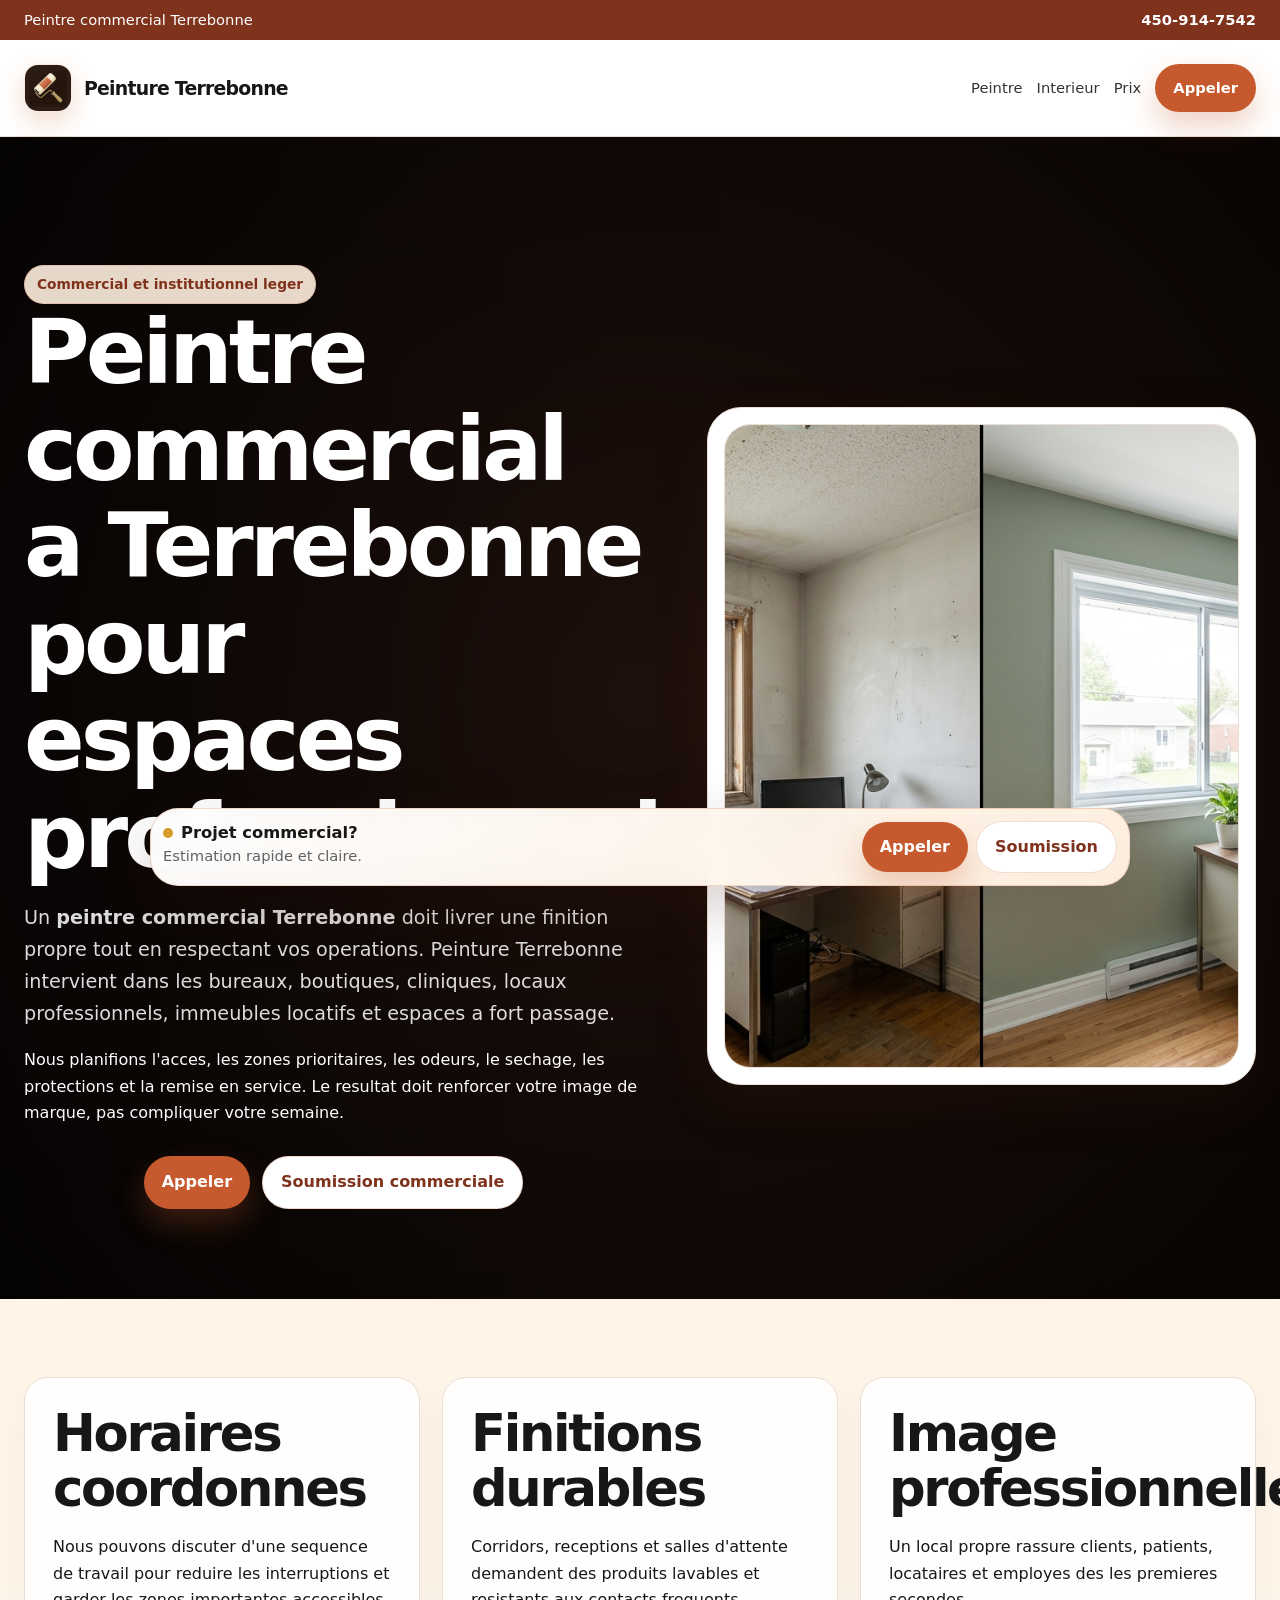
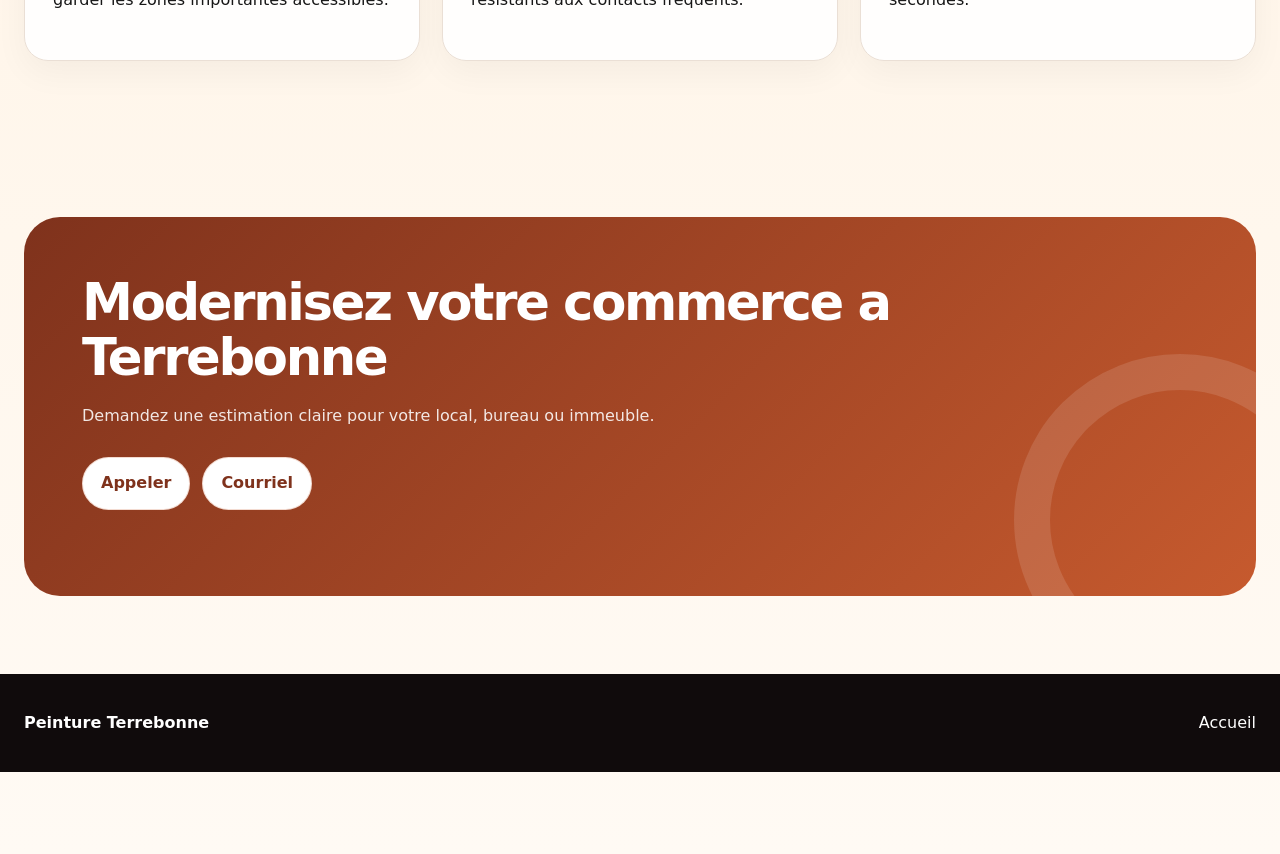
<file: peintre-commercial-terrebonne/index.html>
<!doctype html>
<html lang="fr-CA">
<head><meta charset="utf-8"><link rel="icon" type="image/svg+xml" href="../favicon.svg"><link rel="icon" type="image/x-icon" href="../favicon.ico"><link rel="apple-touch-icon" href="../apple-touch-icon.png"><meta name="viewport" content="width=device-width, initial-scale=1"><title>Peintre commercial Terrebonne | Bureaux, commerces, locaux</title><meta name="description" content="Peintre commercial a Terrebonne pour bureaux, commerces, cliniques et immeubles. Horaire coordonne, finition durable et soumission gratuite."><link rel="canonical" href="https://peintureterrebonne.ca/peintre-commercial-terrebonne/"><link rel="stylesheet" href="../assets/styles.css"></head>
<body><div class="topbar"><div class="container"><span>Peintre commercial Terrebonne</span><span><a href="tel:4509147542">450-914-7542</a></span></div></div><header class="nav"><div class="container nav-inner"><a class="brand" href="../index.html"><img class="brand-mark" src="../public/logos/logo-light.png" alt="Logo Peinture Terrebonne" width="48" height="48"><span>Peinture Terrebonne</span></a><nav class="nav-links"><a href="../peintre-terrebonne/index.html">Peintre</a><a href="../peinture-interieure-terrebonne/index.html">Interieur</a><a href="../prix-peintre-terrebonne/index.html">Prix</a><a class="btn btn-primary" href="tel:4509147542">Appeler</a></nav></div></header>
<main><section class="hero"><div class="container hero-grid"><div><span class="eyebrow">Commercial et institutionnel leger</span><h1>Peintre commercial a Terrebonne pour espaces professionnels</h1><p class="lead">Un <strong>peintre commercial Terrebonne</strong> doit livrer une finition propre tout en respectant vos operations. Peinture Terrebonne intervient dans les bureaux, boutiques, cliniques, locaux professionnels, immeubles locatifs et espaces a fort passage.</p><p>Nous planifions l'acces, les zones prioritaires, les odeurs, le sechage, les protections et la remise en service. Le resultat doit renforcer votre image de marque, pas compliquer votre semaine.</p><div class="hero-actions"><a class="btn btn-primary" href="tel:4509147542">Appeler</a><a class="btn btn-secondary" href="../index.html#soumission">Soumission commerciale</a></div></div><div class="hero-card"><img class="hero-visual" src="../public/realisations/terrebonne-bureau-before-after.png" alt="Peintre commercial Terrebonne bureau avant apres" width="1024" height="1024"></div></div></section><section><div class="container grid-3"><article class="card"><h2>Horaires coordonnes</h2><p>Nous pouvons discuter d'une sequence de travail pour reduire les interruptions et garder les zones importantes accessibles.</p></article><article class="card"><h2>Finitions durables</h2><p>Corridors, receptions et salles d'attente demandent des produits lavables et resistants aux contacts frequents.</p></article><article class="card"><h2>Image professionnelle</h2><p>Un local propre rassure clients, patients, locataires et employes des les premieres secondes.</p></article></div></section><section><div class="container cta-band"><h2>Modernisez votre commerce a Terrebonne</h2><p>Demandez une estimation claire pour votre local, bureau ou immeuble.</p><div class="cta-row"><a class="btn btn-secondary" href="tel:4509147542">Appeler</a><a class="btn btn-secondary" href="mailto:soumission@peintureterrebonne.ca">Courriel</a></div></div></section></main><aside class="conversion-strip"><div><strong><span class="pulse-dot"></span>Projet commercial?</strong><span>Estimation rapide et claire.</span></div><div class="cta-row"><a class="btn btn-primary" href="tel:4509147542">Appeler</a><a class="btn btn-secondary" href="../index.html#soumission">Soumission</a></div></aside><footer class="footer"><div class="container"><strong>Peinture Terrebonne</strong><a href="../index.html">Accueil</a></div></footer><script src="../assets/app.js" defer></script></body></html>
</file>
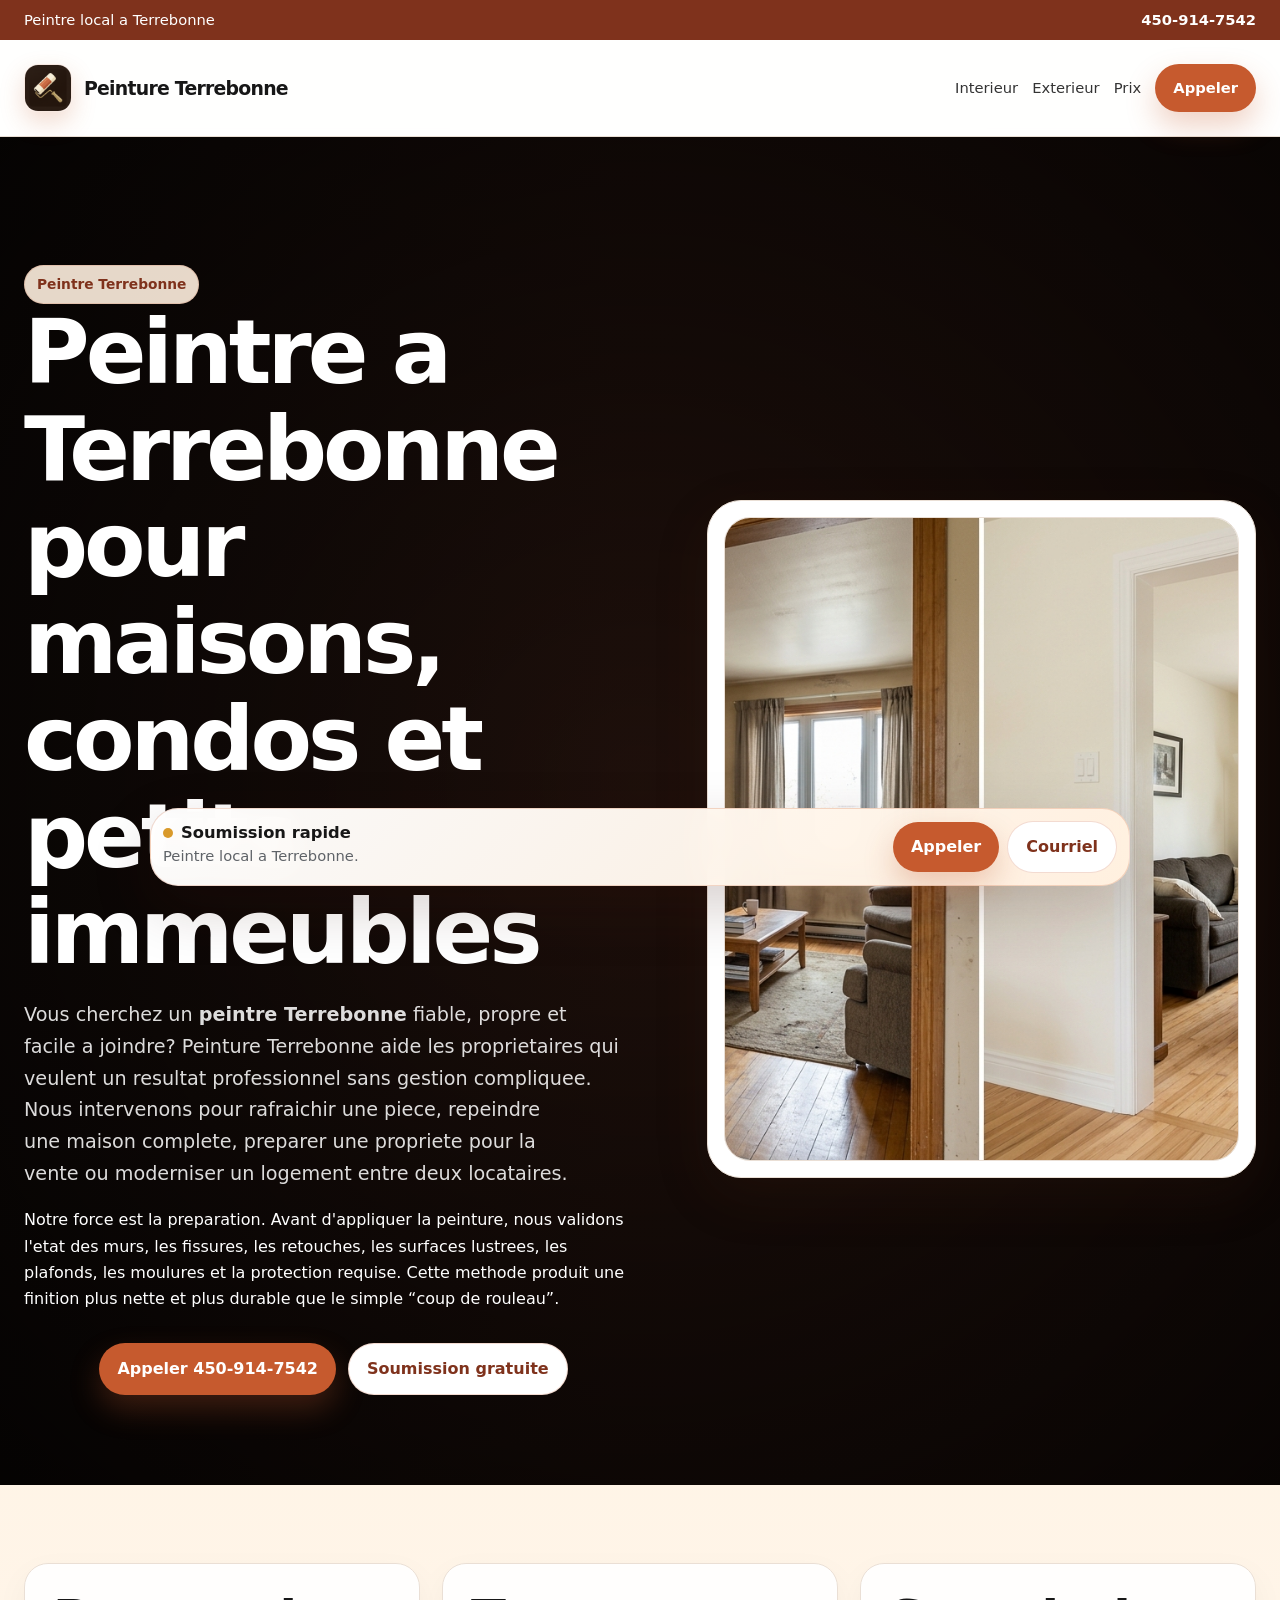
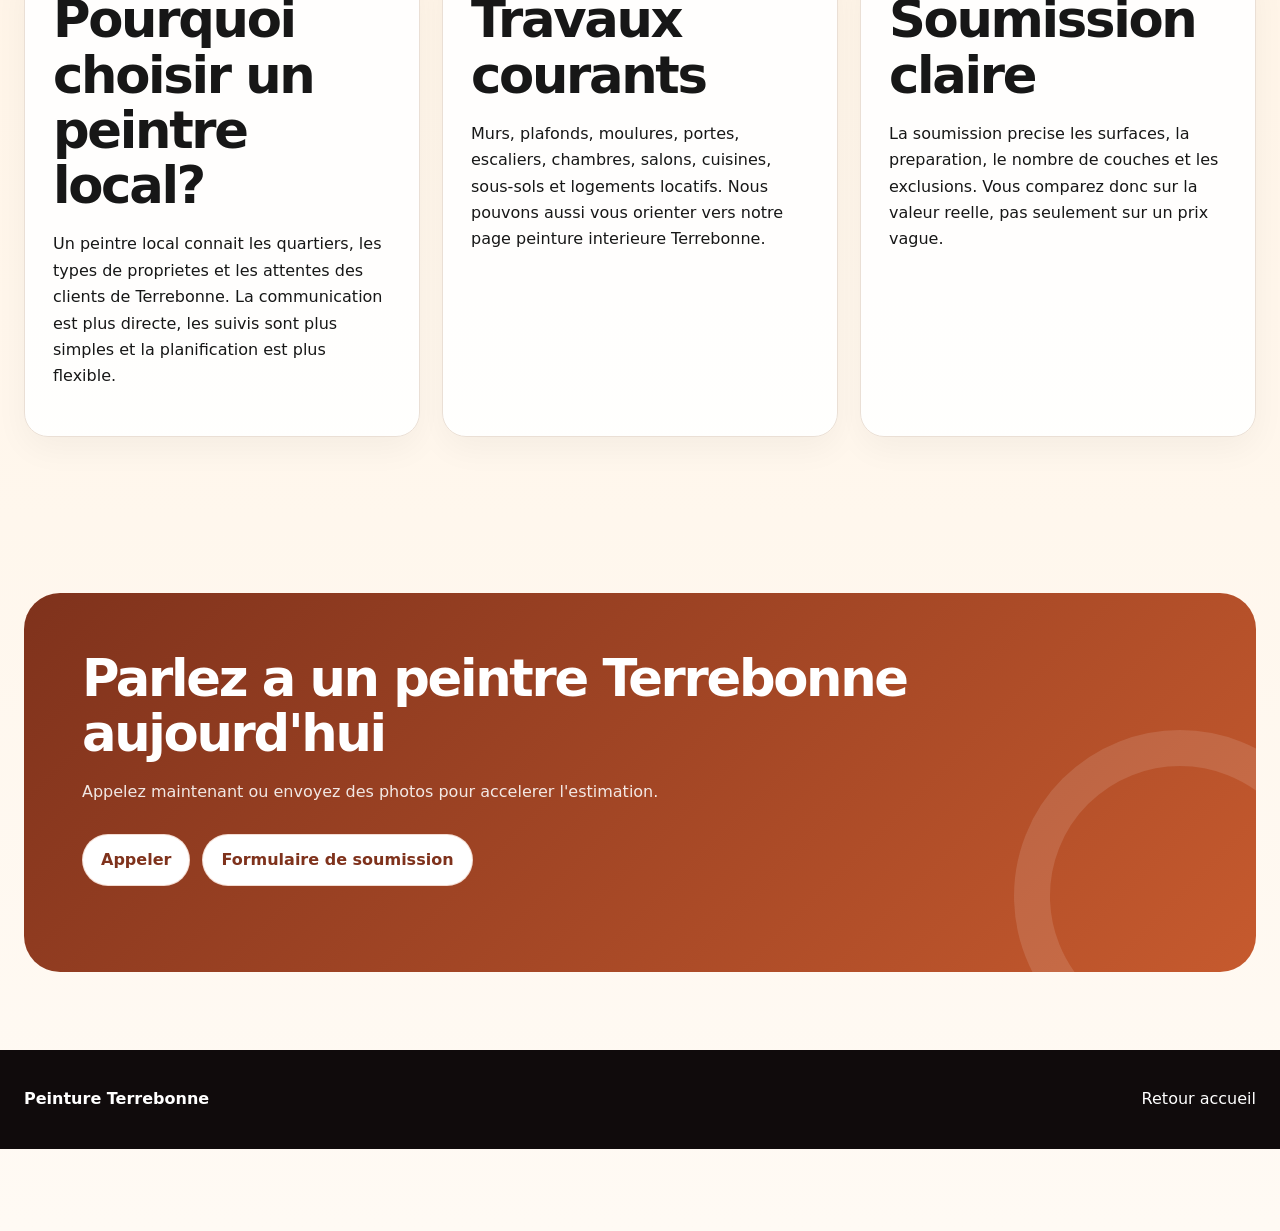
<file: peintre-terrebonne/index.html>
<!doctype html>
<html lang="fr-CA">
<head>
  <meta charset="utf-8"><link rel="icon" type="image/svg+xml" href="../favicon.svg"><link rel="icon" type="image/x-icon" href="../favicon.ico"><link rel="apple-touch-icon" href="../apple-touch-icon.png"><meta name="viewport" content="width=device-width, initial-scale=1">
  <title>Peintre Terrebonne | Peintre residentiel local | Soumission gratuite</title>
  <meta name="description" content="Besoin d'un peintre a Terrebonne? Peinture Terrebonne offre peinture residentielle, preparation soignee, finition propre et soumission gratuite.">
  <link rel="canonical" href="https://peintureterrebonne.ca/peintre-terrebonne/">
  <link rel="stylesheet" href="../assets/styles.css">
  <script type="application/ld+json">{"@context":"https://schema.org","@type":"Service","name":"Peintre Terrebonne","provider":{"@type":"LocalBusiness","name":"Peinture Terrebonne","telephone":"+14509147542","email":"soumission@peintureterrebonne.ca"},"areaServed":"Terrebonne"}</script>
</head>
<body>
  <div class="topbar"><div class="container"><span>Peintre local a Terrebonne</span><span><a href="tel:4509147542">450-914-7542</a></span></div></div>
  <header class="nav"><div class="container nav-inner"><a class="brand" href="../index.html"><img class="brand-mark" src="../public/logos/logo-light.png" alt="Logo Peinture Terrebonne" width="48" height="48"><span>Peinture Terrebonne</span></a><nav class="nav-links"><a href="../peinture-interieure-terrebonne/index.html">Interieur</a><a href="../peinture-exterieure-terrebonne/index.html">Exterieur</a><a href="../prix-peintre-terrebonne/index.html">Prix</a><a class="btn btn-primary" href="tel:4509147542">Appeler</a></nav></div></header>
  <main>
    <section class="hero"><div class="container hero-grid"><div><span class="eyebrow">Peintre Terrebonne</span><h1>Peintre a Terrebonne pour maisons, condos et petits immeubles</h1><p class="lead">Vous cherchez un <strong>peintre Terrebonne</strong> fiable, propre et facile a joindre? Peinture Terrebonne aide les proprietaires qui veulent un resultat professionnel sans gestion compliquee. Nous intervenons pour rafraichir une piece, repeindre une maison complete, preparer une propriete pour la vente ou moderniser un logement entre deux locataires.</p><p>Notre force est la preparation. Avant d'appliquer la peinture, nous validons l'etat des murs, les fissures, les retouches, les surfaces lustrees, les plafonds, les moulures et la protection requise. Cette methode produit une finition plus nette et plus durable que le simple “coup de rouleau”.</p><div class="hero-actions"><a class="btn btn-primary" href="tel:4509147542">Appeler 450-914-7542</a><a class="btn btn-secondary" href="mailto:soumission@peintureterrebonne.ca">Soumission gratuite</a></div></div><div class="hero-card"><img class="hero-visual" src="../public/realisations/terrebonne-salon-before-after.png" alt="Peintre Terrebonne salon avant apres" width="1024" height="1024"></div></div></section>
    <section><div class="container grid-3"><article class="card"><h2>Pourquoi choisir un peintre local?</h2><p>Un peintre local connait les quartiers, les types de proprietes et les attentes des clients de Terrebonne. La communication est plus directe, les suivis sont plus simples et la planification est plus flexible.</p></article><article class="card"><h2>Travaux courants</h2><p>Murs, plafonds, moulures, portes, escaliers, chambres, salons, cuisines, sous-sols et logements locatifs. Nous pouvons aussi vous orienter vers notre page <a href="../peinture-interieure-terrebonne/index.html">peinture interieure Terrebonne</a>.</p></article><article class="card"><h2>Soumission claire</h2><p>La soumission precise les surfaces, la preparation, le nombre de couches et les exclusions. Vous comparez donc sur la valeur reelle, pas seulement sur un prix vague.</p></article></div></section>
    <section><div class="container cta-band"><h2>Parlez a un peintre Terrebonne aujourd'hui</h2><p>Appelez maintenant ou envoyez des photos pour accelerer l'estimation.</p><div class="cta-row"><a class="btn btn-secondary" href="tel:4509147542">Appeler</a><a class="btn btn-secondary" href="../index.html#soumission">Formulaire de soumission</a></div></div></section>
  </main>
  <aside class="conversion-strip"><div><strong><span class="pulse-dot"></span>Soumission rapide</strong><span>Peintre local a Terrebonne.</span></div><div class="cta-row"><a class="btn btn-primary" href="tel:4509147542">Appeler</a><a class="btn btn-secondary" href="mailto:soumission@peintureterrebonne.ca">Courriel</a></div></aside>
  <footer class="footer"><div class="container"><strong>Peinture Terrebonne</strong><a href="../index.html">Retour accueil</a></div></footer><script src="../assets/app.js" defer></script>
</body>
</html>
</file>
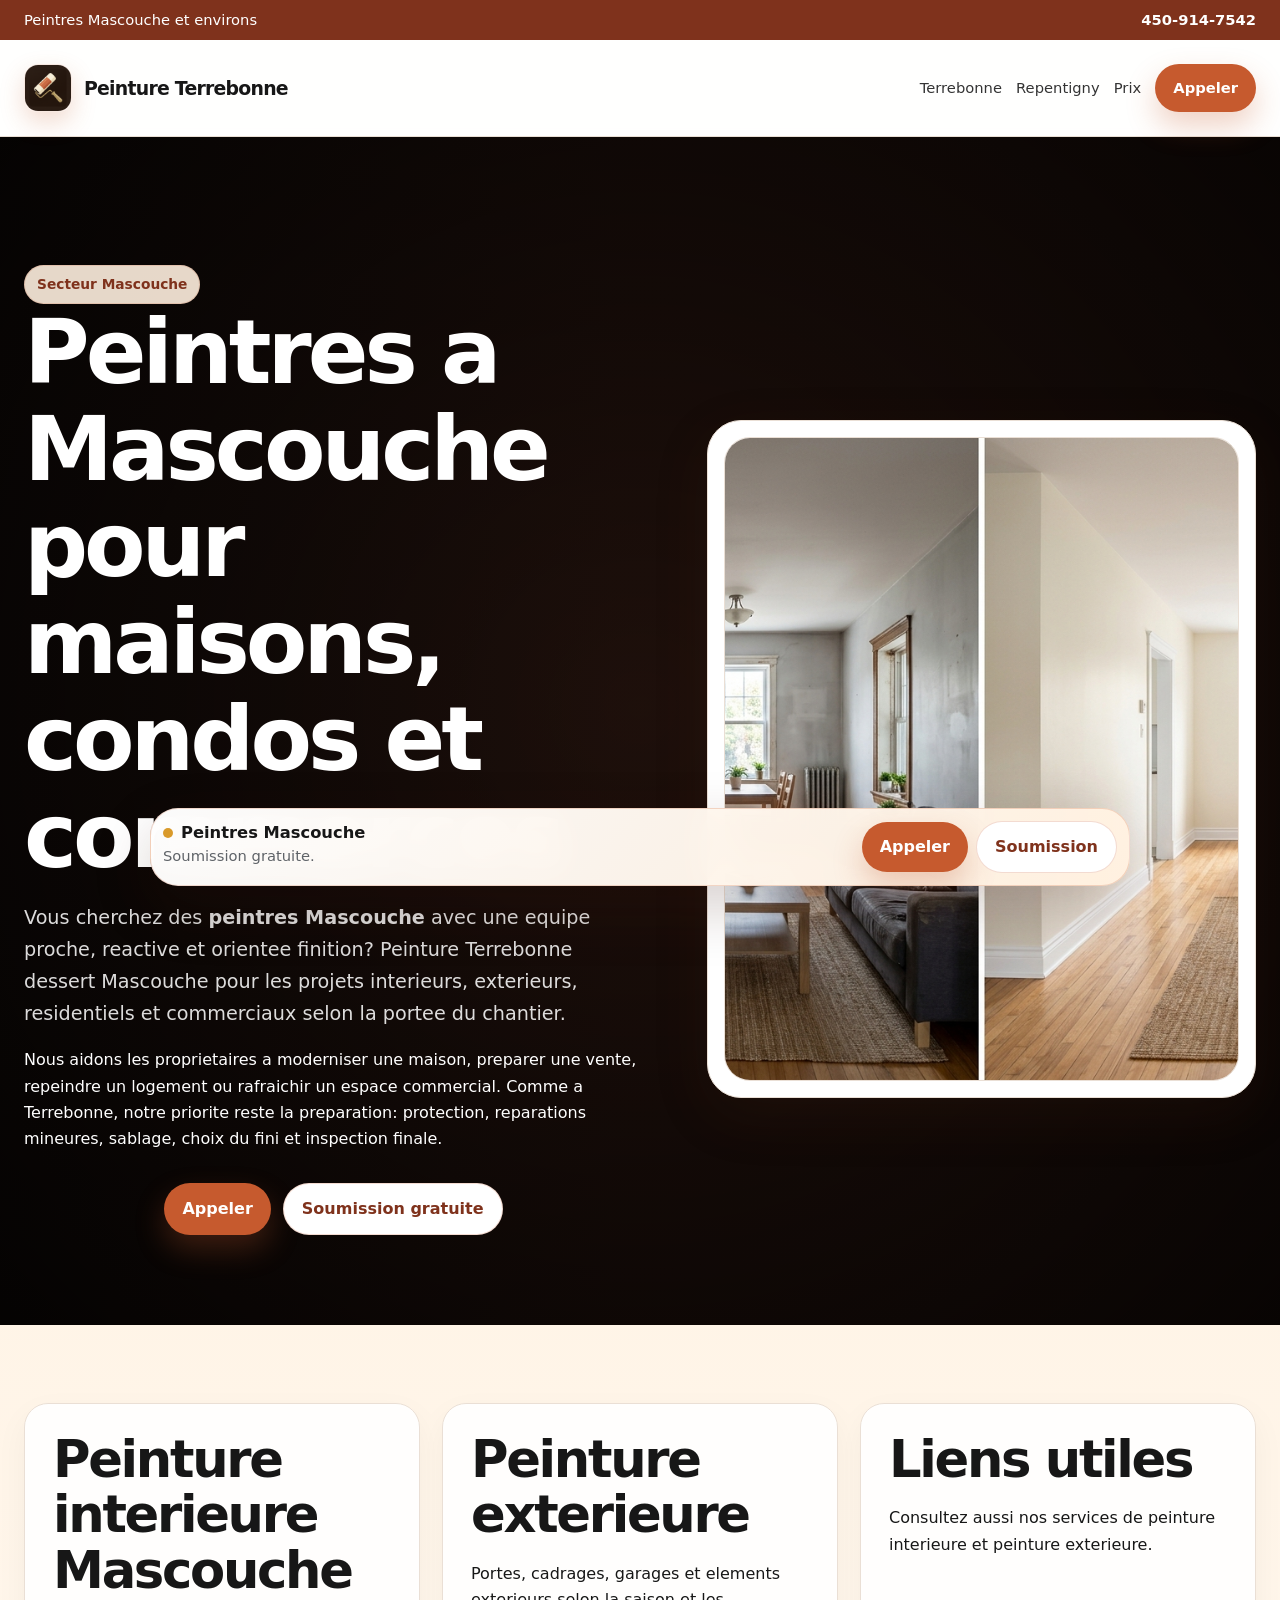
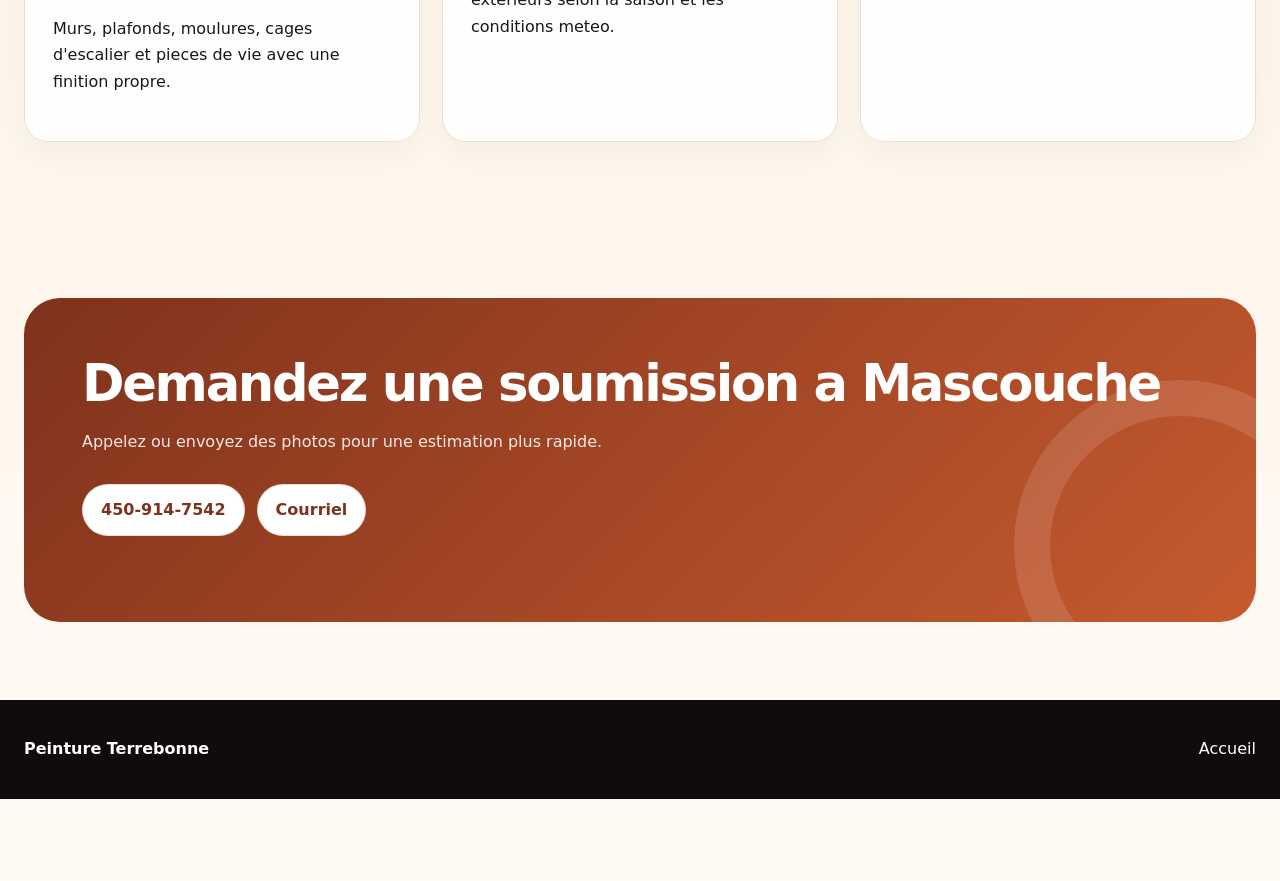
<file: peintres-mascouche/index.html>
<!doctype html>
<html lang="fr-CA">
<head><meta charset="utf-8"><link rel="icon" type="image/svg+xml" href="../favicon.svg"><link rel="icon" type="image/x-icon" href="../favicon.ico"><link rel="apple-touch-icon" href="../apple-touch-icon.png"><meta name="viewport" content="width=device-width, initial-scale=1"><title>Peintres Mascouche | Peinture residentielle et commerciale</title><meta name="description" content="Peintres a Mascouche pour peinture interieure, exterieure, residentielle et commerciale. Service local depuis Terrebonne, soumission gratuite."><link rel="canonical" href="https://peintureterrebonne.ca/peintres-mascouche/"><link rel="stylesheet" href="../assets/styles.css"></head>
<body><div class="topbar"><div class="container"><span>Peintres Mascouche et environs</span><span><a href="tel:4509147542">450-914-7542</a></span></div></div><header class="nav"><div class="container nav-inner"><a class="brand" href="../index.html"><img class="brand-mark" src="../public/logos/logo-light.png" alt="Logo Peinture Terrebonne" width="48" height="48"><span>Peinture Terrebonne</span></a><nav class="nav-links"><a href="../peintre-terrebonne/index.html">Terrebonne</a><a href="../peintres-repentigny/index.html">Repentigny</a><a href="../prix-peintre-terrebonne/index.html">Prix</a><a class="btn btn-primary" href="tel:4509147542">Appeler</a></nav></div></header>
<main><section class="hero"><div class="container hero-grid"><div><span class="eyebrow">Secteur Mascouche</span><h1>Peintres a Mascouche pour maisons, condos et commerces</h1><p class="lead">Vous cherchez des <strong>peintres Mascouche</strong> avec une equipe proche, reactive et orientee finition? Peinture Terrebonne dessert Mascouche pour les projets interieurs, exterieurs, residentiels et commerciaux selon la portee du chantier.</p><p>Nous aidons les proprietaires a moderniser une maison, preparer une vente, repeindre un logement ou rafraichir un espace commercial. Comme a Terrebonne, notre priorite reste la preparation: protection, reparations mineures, sablage, choix du fini et inspection finale.</p><div class="hero-actions"><a class="btn btn-primary" href="tel:4509147542">Appeler</a><a class="btn btn-secondary" href="../index.html#soumission">Soumission gratuite</a></div></div><div class="hero-card"><img class="hero-visual" src="../public/realisations/terrebonne-salle-manger-before-after.png" alt="Peintres Mascouche salle a manger avant apres" width="1024" height="1024"></div></div></section><section><div class="container grid-3"><article class="card"><h2>Peinture interieure Mascouche</h2><p>Murs, plafonds, moulures, cages d'escalier et pieces de vie avec une finition propre.</p></article><article class="card"><h2>Peinture exterieure</h2><p>Portes, cadrages, garages et elements exterieurs selon la saison et les conditions meteo.</p></article><article class="card"><h2>Liens utiles</h2><p>Consultez aussi nos services de <a href="../peinture-interieure-terrebonne/index.html">peinture interieure</a> et <a href="../peinture-exterieure-terrebonne/index.html">peinture exterieure</a>.</p></article></div></section><section><div class="container cta-band"><h2>Demandez une soumission a Mascouche</h2><p>Appelez ou envoyez des photos pour une estimation plus rapide.</p><div class="cta-row"><a class="btn btn-secondary" href="tel:4509147542">450-914-7542</a><a class="btn btn-secondary" href="mailto:soumission@peintureterrebonne.ca">Courriel</a></div></div></section></main><aside class="conversion-strip"><div><strong><span class="pulse-dot"></span>Peintres Mascouche</strong><span>Soumission gratuite.</span></div><div class="cta-row"><a class="btn btn-primary" href="tel:4509147542">Appeler</a><a class="btn btn-secondary" href="../index.html#soumission">Soumission</a></div></aside><footer class="footer"><div class="container"><strong>Peinture Terrebonne</strong><a href="../index.html">Accueil</a></div></footer><script src="../assets/app.js" defer></script></body></html>
</file>
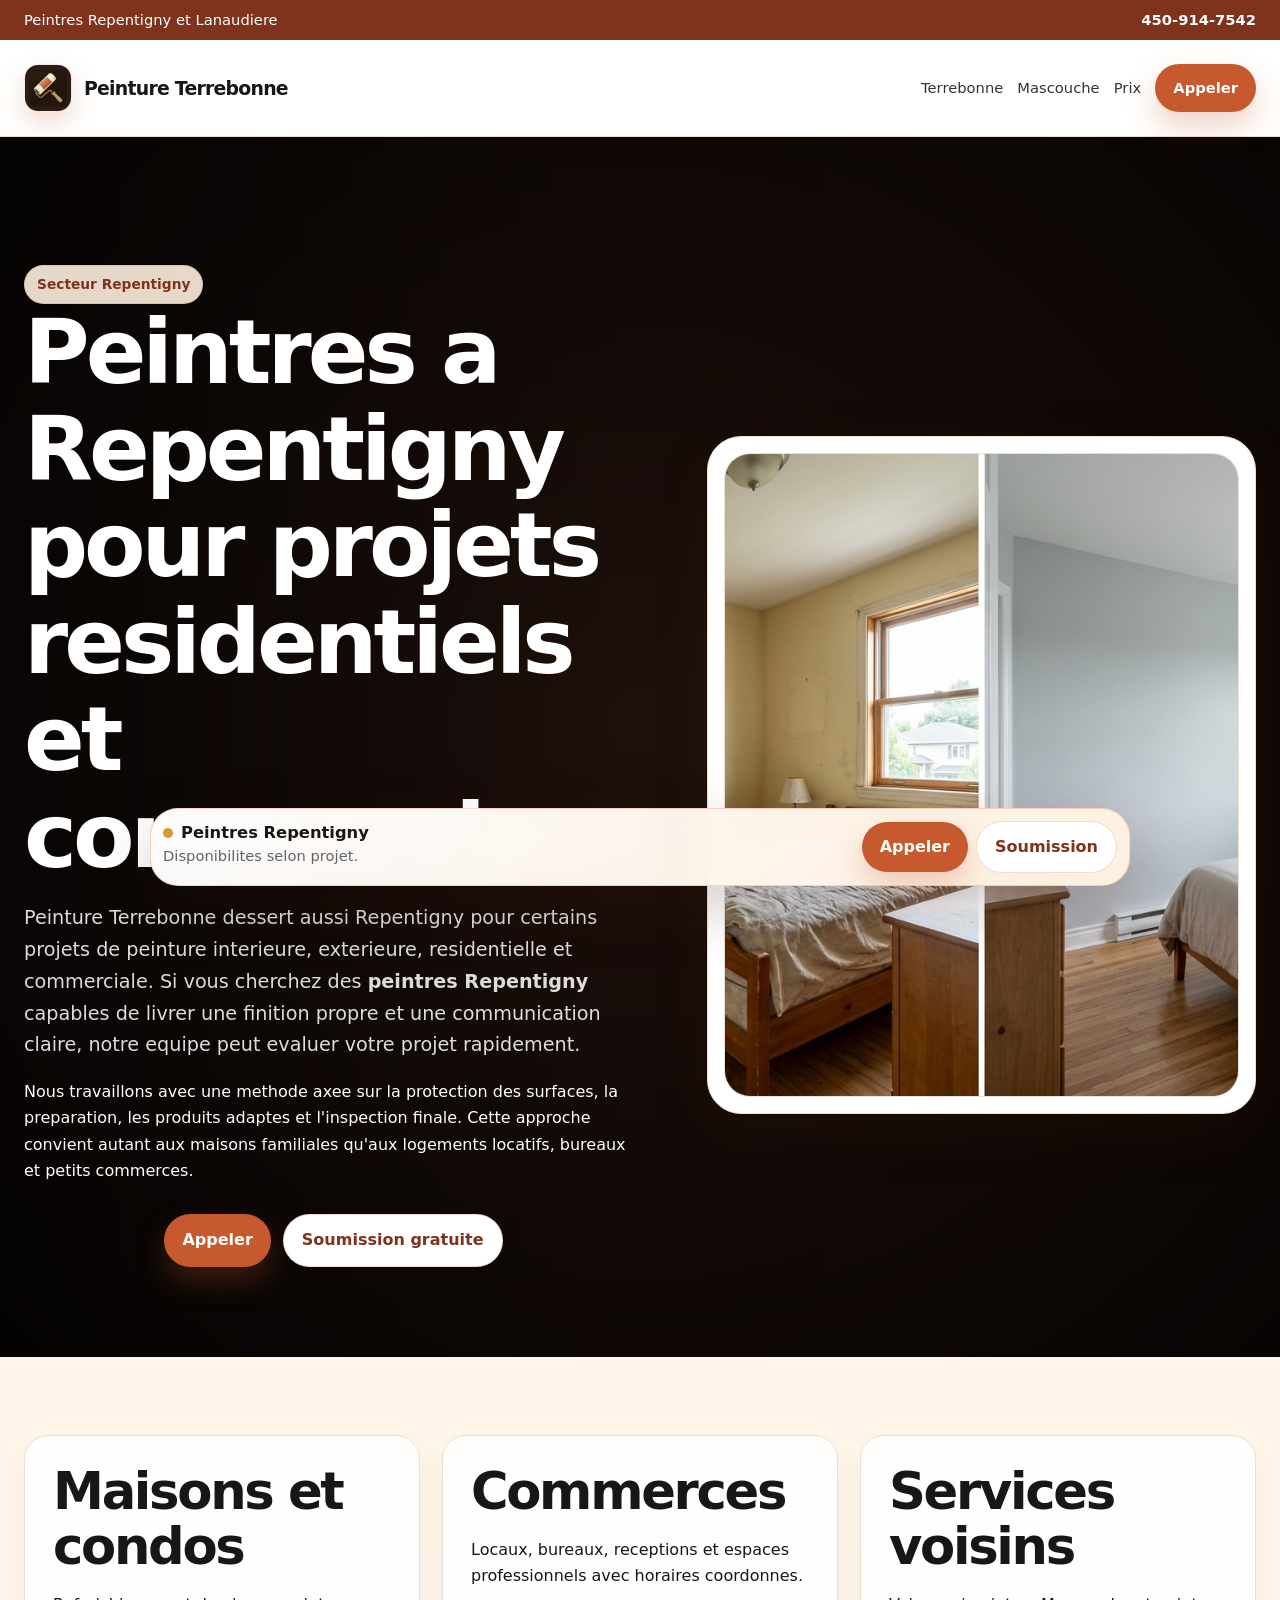
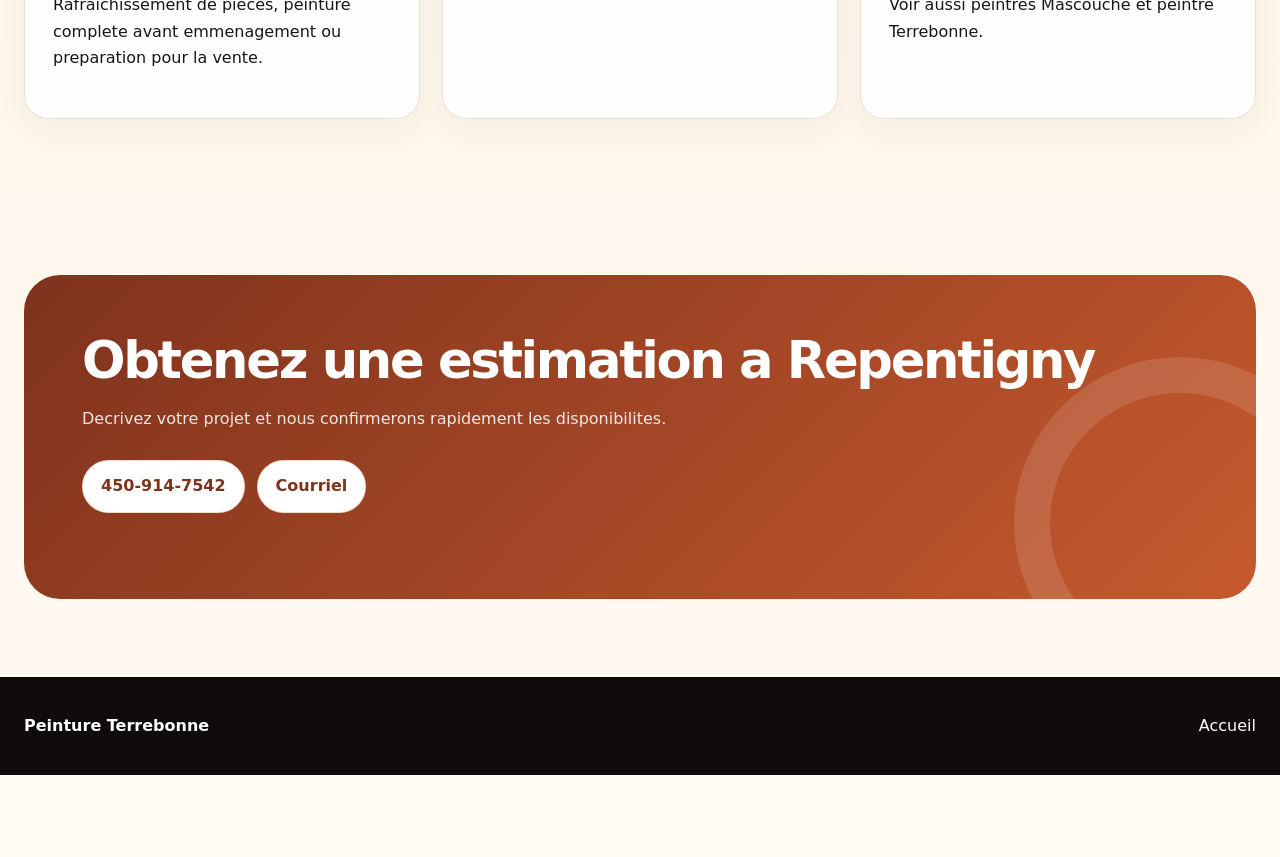
<file: peintres-repentigny/index.html>
<!doctype html>
<html lang="fr-CA">
<head><meta charset="utf-8"><link rel="icon" type="image/svg+xml" href="../favicon.svg"><link rel="icon" type="image/x-icon" href="../favicon.ico"><link rel="apple-touch-icon" href="../apple-touch-icon.png"><meta name="viewport" content="width=device-width, initial-scale=1"><title>Peintres Repentigny | Peinture maison et commerce</title><meta name="description" content="Peintres a Repentigny pour peinture interieure, exterieure, residentielle et commerciale. Service professionnel, finition soignee, soumission gratuite."><link rel="canonical" href="https://peintureterrebonne.ca/peintres-repentigny/"><link rel="stylesheet" href="../assets/styles.css"></head>
<body><div class="topbar"><div class="container"><span>Peintres Repentigny et Lanaudiere</span><span><a href="tel:4509147542">450-914-7542</a></span></div></div><header class="nav"><div class="container nav-inner"><a class="brand" href="../index.html"><img class="brand-mark" src="../public/logos/logo-light.png" alt="Logo Peinture Terrebonne" width="48" height="48"><span>Peinture Terrebonne</span></a><nav class="nav-links"><a href="../peintre-terrebonne/index.html">Terrebonne</a><a href="../peintres-mascouche/index.html">Mascouche</a><a href="../prix-peintre-terrebonne/index.html">Prix</a><a class="btn btn-primary" href="tel:4509147542">Appeler</a></nav></div></header>
<main><section class="hero"><div class="container hero-grid"><div><span class="eyebrow">Secteur Repentigny</span><h1>Peintres a Repentigny pour projets residentiels et commerciaux</h1><p class="lead">Peinture Terrebonne dessert aussi Repentigny pour certains projets de peinture interieure, exterieure, residentielle et commerciale. Si vous cherchez des <strong>peintres Repentigny</strong> capables de livrer une finition propre et une communication claire, notre equipe peut evaluer votre projet rapidement.</p><p>Nous travaillons avec une methode axee sur la protection des surfaces, la preparation, les produits adaptes et l'inspection finale. Cette approche convient autant aux maisons familiales qu'aux logements locatifs, bureaux et petits commerces.</p><div class="hero-actions"><a class="btn btn-primary" href="tel:4509147542">Appeler</a><a class="btn btn-secondary" href="../index.html#soumission">Soumission gratuite</a></div></div><div class="hero-card"><img class="hero-visual" src="../public/realisations/terrebonne-chambre-before-after.png" alt="Peintres Repentigny chambre avant apres" width="1024" height="1024"></div></div></section><section><div class="container grid-3"><article class="card"><h2>Maisons et condos</h2><p>Rafraichissement de pieces, peinture complete avant emmenagement ou preparation pour la vente.</p></article><article class="card"><h2>Commerces</h2><p>Locaux, bureaux, receptions et espaces professionnels avec horaires coordonnes.</p></article><article class="card"><h2>Services voisins</h2><p>Voir aussi <a href="../peintres-mascouche/index.html">peintres Mascouche</a> et <a href="../peintre-terrebonne/index.html">peintre Terrebonne</a>.</p></article></div></section><section><div class="container cta-band"><h2>Obtenez une estimation a Repentigny</h2><p>Decrivez votre projet et nous confirmerons rapidement les disponibilites.</p><div class="cta-row"><a class="btn btn-secondary" href="tel:4509147542">450-914-7542</a><a class="btn btn-secondary" href="mailto:soumission@peintureterrebonne.ca">Courriel</a></div></div></section></main><aside class="conversion-strip"><div><strong><span class="pulse-dot"></span>Peintres Repentigny</strong><span>Disponibilites selon projet.</span></div><div class="cta-row"><a class="btn btn-primary" href="tel:4509147542">Appeler</a><a class="btn btn-secondary" href="../index.html#soumission">Soumission</a></div></aside><footer class="footer"><div class="container"><strong>Peinture Terrebonne</strong><a href="../index.html">Accueil</a></div></footer><script src="../assets/app.js" defer></script></body></html>
</file>
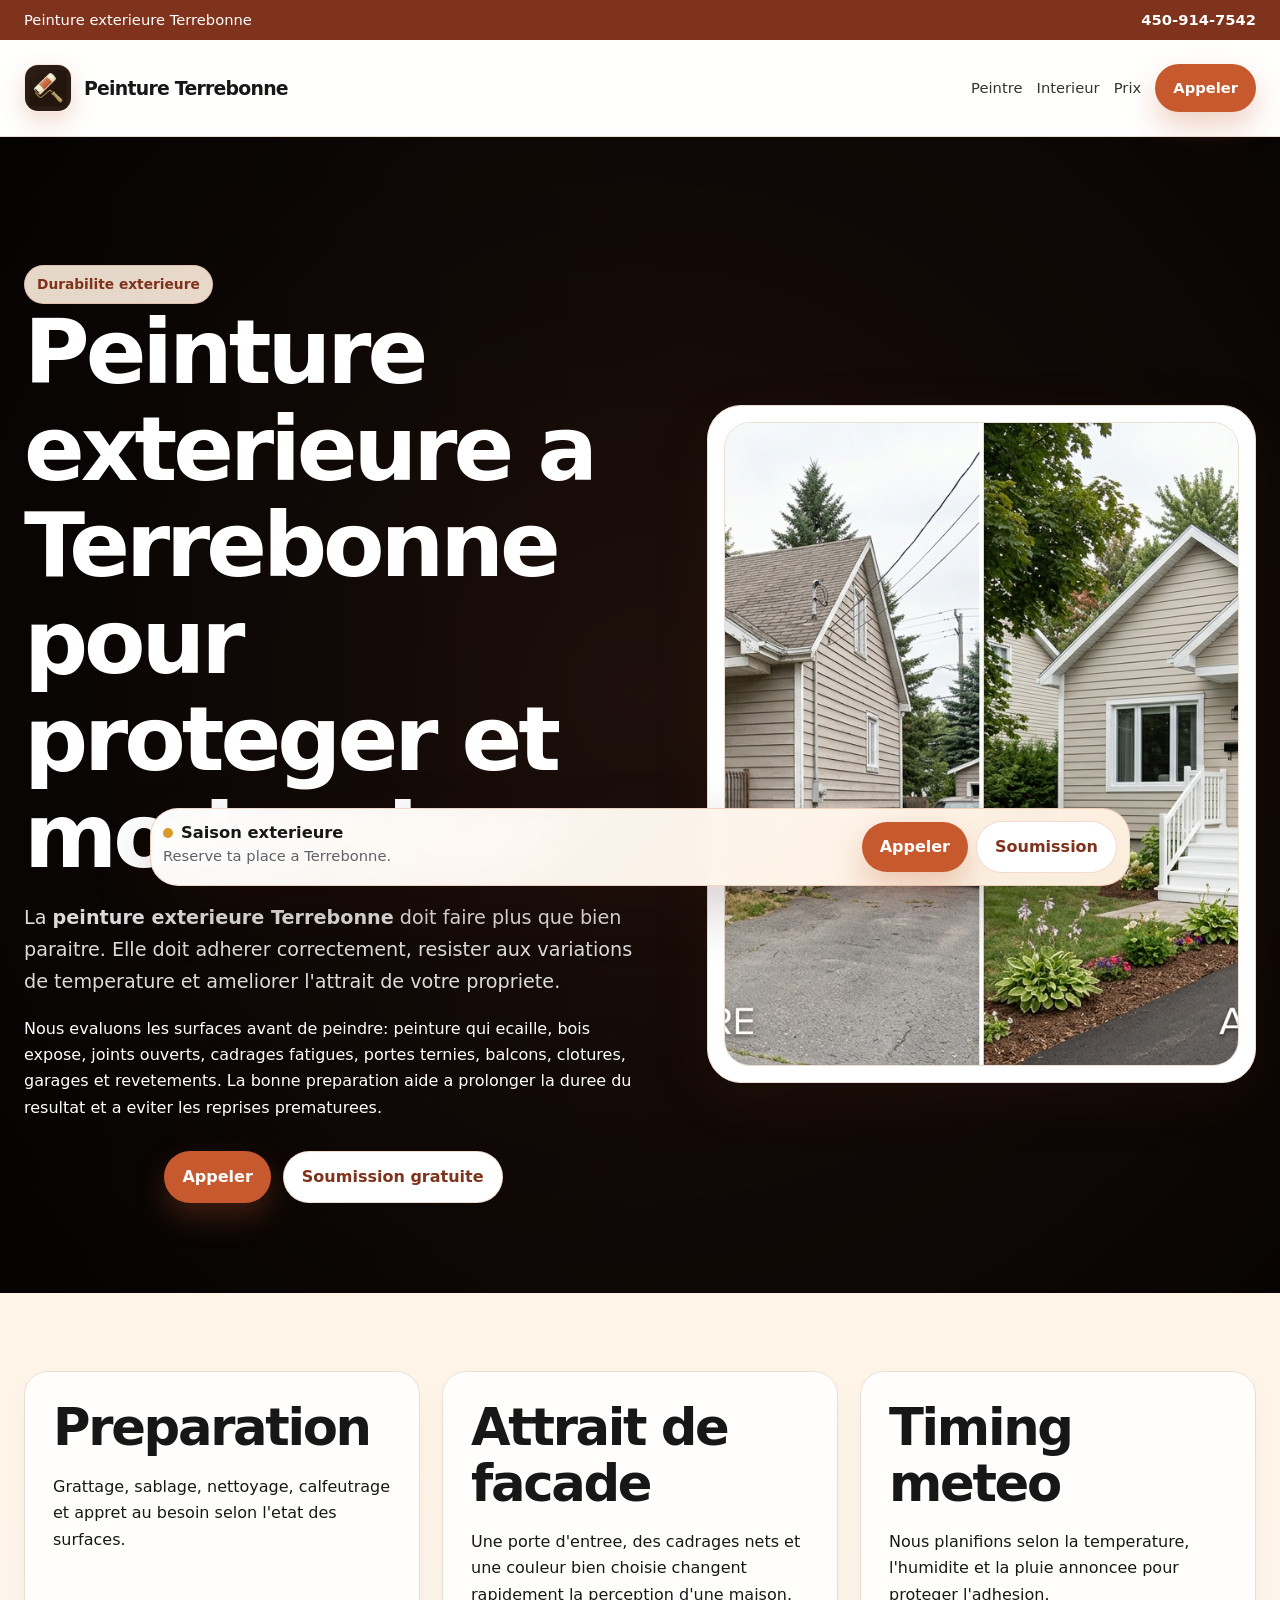
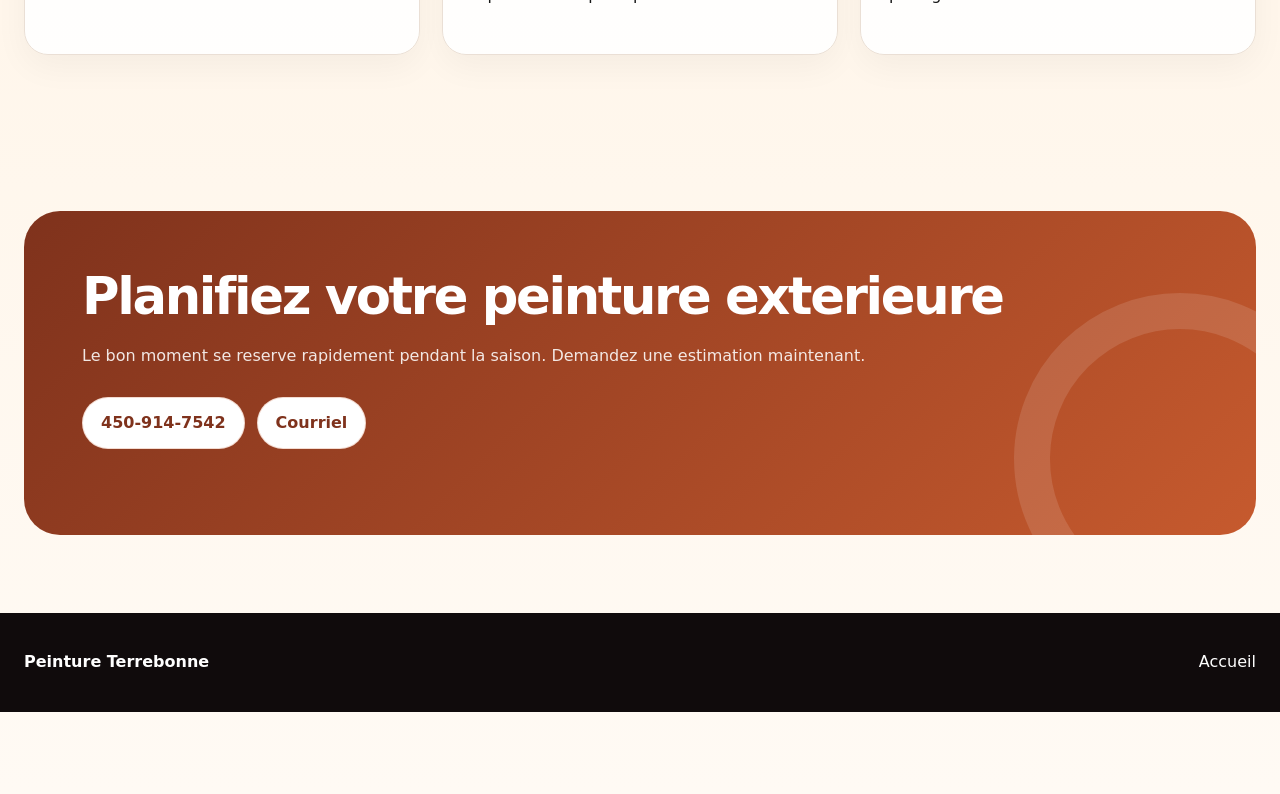
<file: peinture-exterieure-terrebonne/index.html>
<!doctype html>
<html lang="fr-CA">
<head><meta charset="utf-8"><link rel="icon" type="image/svg+xml" href="../favicon.svg"><link rel="icon" type="image/x-icon" href="../favicon.ico"><link rel="apple-touch-icon" href="../apple-touch-icon.png"><meta name="viewport" content="width=device-width, initial-scale=1"><title>Peinture exterieure Terrebonne | Facade, portes, cadrages</title><meta name="description" content="Peinture exterieure a Terrebonne pour facades, portes, cadrages, balcons et garages. Preparation durable pour le climat quebecois."><link rel="canonical" href="https://peintureterrebonne.ca/peinture-exterieure-terrebonne/"><link rel="stylesheet" href="../assets/styles.css"></head>
<body><div class="topbar"><div class="container"><span>Peinture exterieure Terrebonne</span><span><a href="tel:4509147542">450-914-7542</a></span></div></div><header class="nav"><div class="container nav-inner"><a class="brand" href="../index.html"><img class="brand-mark" src="../public/logos/logo-light.png" alt="Logo Peinture Terrebonne" width="48" height="48"><span>Peinture Terrebonne</span></a><nav class="nav-links"><a href="../peintre-terrebonne/index.html">Peintre</a><a href="../peinture-interieure-terrebonne/index.html">Interieur</a><a href="../prix-peintre-terrebonne/index.html">Prix</a><a class="btn btn-primary" href="tel:4509147542">Appeler</a></nav></div></header>
<main><section class="hero"><div class="container hero-grid"><div><span class="eyebrow">Durabilite exterieure</span><h1>Peinture exterieure a Terrebonne pour proteger et moderniser</h1><p class="lead">La <strong>peinture exterieure Terrebonne</strong> doit faire plus que bien paraitre. Elle doit adherer correctement, resister aux variations de temperature et ameliorer l'attrait de votre propriete.</p><p>Nous evaluons les surfaces avant de peindre: peinture qui ecaille, bois expose, joints ouverts, cadrages fatigues, portes ternies, balcons, clotures, garages et revetements. La bonne preparation aide a prolonger la duree du resultat et a eviter les reprises prematurees.</p><div class="hero-actions"><a class="btn btn-primary" href="tel:4509147542">Appeler</a><a class="btn btn-secondary" href="../index.html#soumission">Soumission gratuite</a></div></div><div class="hero-card"><img class="hero-visual" src="../public/realisations/terrebonne-exterieur-maison-before-after.png" alt="Peinture exterieure Terrebonne maison avant apres" width="1024" height="1024"></div></div></section><section><div class="container grid-3"><article class="card"><h2>Preparation</h2><p>Grattage, sablage, nettoyage, calfeutrage et appret au besoin selon l'etat des surfaces.</p></article><article class="card"><h2>Attrait de facade</h2><p>Une porte d'entree, des cadrages nets et une couleur bien choisie changent rapidement la perception d'une maison.</p></article><article class="card"><h2>Timing meteo</h2><p>Nous planifions selon la temperature, l'humidite et la pluie annoncee pour proteger l'adhesion.</p></article></div></section><section><div class="container cta-band"><h2>Planifiez votre peinture exterieure</h2><p>Le bon moment se reserve rapidement pendant la saison. Demandez une estimation maintenant.</p><div class="cta-row"><a class="btn btn-secondary" href="tel:4509147542">450-914-7542</a><a class="btn btn-secondary" href="mailto:soumission@peintureterrebonne.ca">Courriel</a></div></div></section></main><aside class="conversion-strip"><div><strong><span class="pulse-dot"></span>Saison exterieure</strong><span>Reserve ta place a Terrebonne.</span></div><div class="cta-row"><a class="btn btn-primary" href="tel:4509147542">Appeler</a><a class="btn btn-secondary" href="../index.html#soumission">Soumission</a></div></aside><footer class="footer"><div class="container"><strong>Peinture Terrebonne</strong><a href="../index.html">Accueil</a></div></footer><script src="../assets/app.js" defer></script></body></html>
</file>
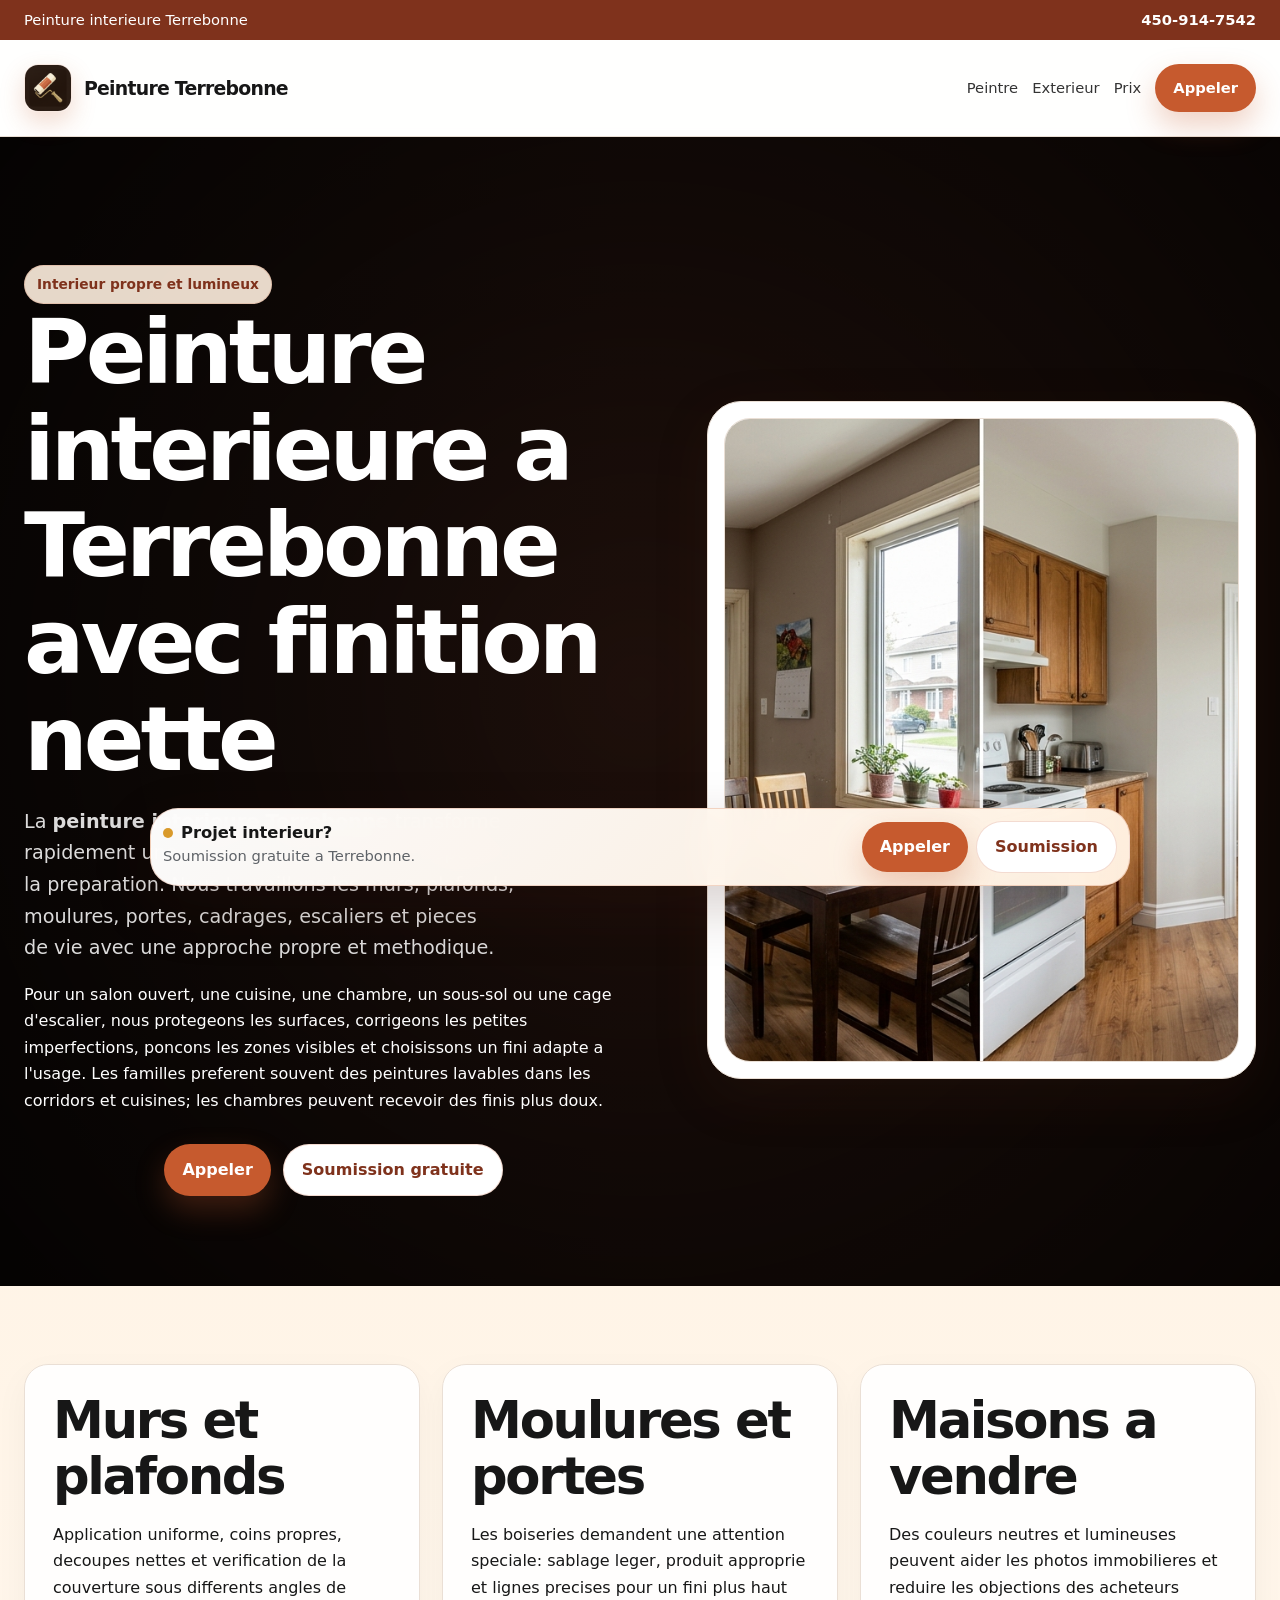
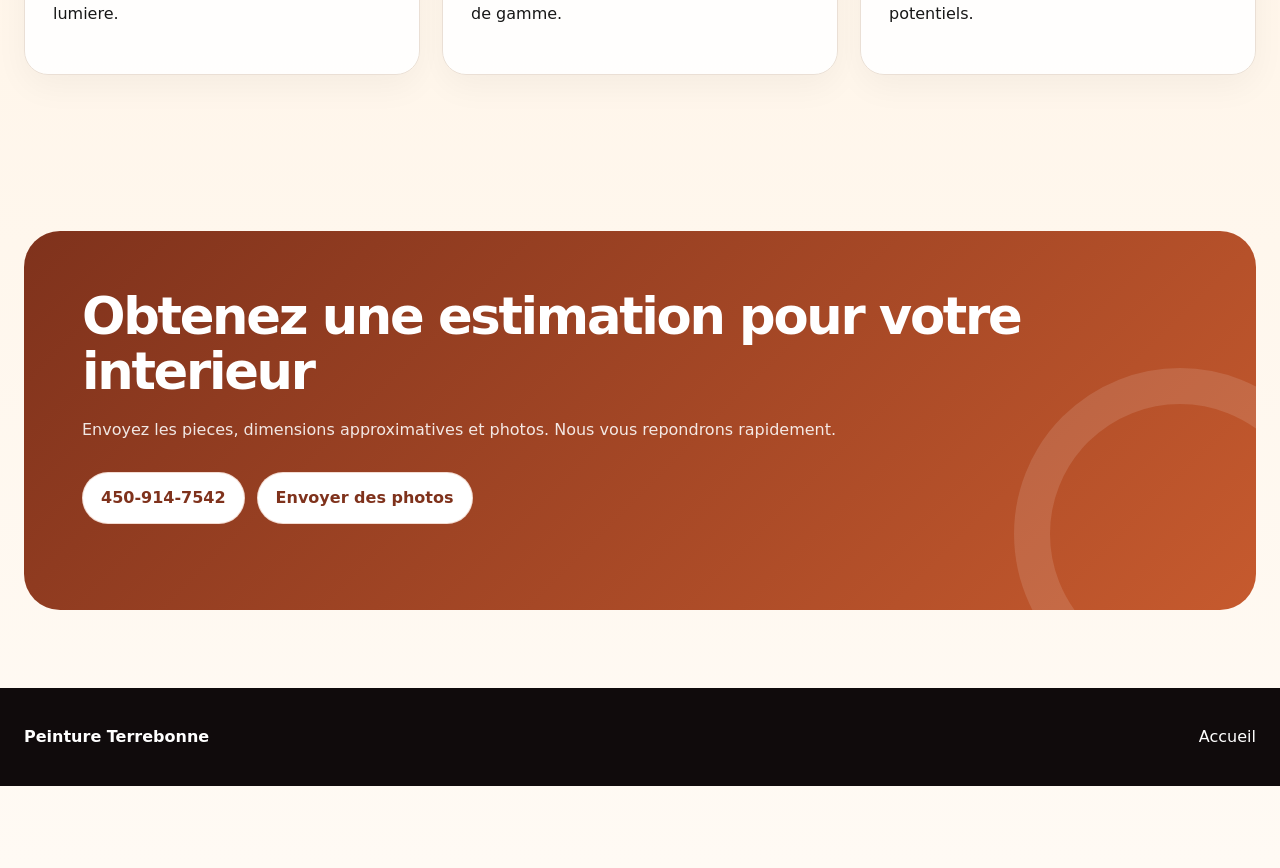
<file: peinture-interieure-terrebonne/index.html>
<!doctype html>
<html lang="fr-CA">
<head>
  <meta charset="utf-8"><link rel="icon" type="image/svg+xml" href="../favicon.svg"><link rel="icon" type="image/x-icon" href="../favicon.ico"><link rel="apple-touch-icon" href="../apple-touch-icon.png"><meta name="viewport" content="width=device-width, initial-scale=1">
  <title>Peinture interieure Terrebonne | Murs, plafonds, moulures</title>
  <meta name="description" content="Peinture interieure a Terrebonne pour maisons, condos et logements. Preparation soignee, murs nets, plafonds uniformes et soumission gratuite.">
  <link rel="canonical" href="https://peintureterrebonne.ca/peinture-interieure-terrebonne/">
  <link rel="stylesheet" href="../assets/styles.css">
</head>
<body>
  <div class="topbar"><div class="container"><span>Peinture interieure Terrebonne</span><span><a href="tel:4509147542">450-914-7542</a></span></div></div>
  <header class="nav"><div class="container nav-inner"><a class="brand" href="../index.html"><img class="brand-mark" src="../public/logos/logo-light.png" alt="Logo Peinture Terrebonne" width="48" height="48"><span>Peinture Terrebonne</span></a><nav class="nav-links"><a href="../peintre-terrebonne/index.html">Peintre</a><a href="../peinture-exterieure-terrebonne/index.html">Exterieur</a><a href="../prix-peintre-terrebonne/index.html">Prix</a><a class="btn btn-primary" href="tel:4509147542">Appeler</a></nav></div></header>
  <main>
    <section class="hero"><div class="container hero-grid"><div><span class="eyebrow">Interieur propre et lumineux</span><h1>Peinture interieure a Terrebonne avec finition nette</h1><p class="lead">La <strong>peinture interieure Terrebonne</strong> transforme rapidement une maison, mais le resultat depend de la preparation. Nous travaillons les murs, plafonds, moulures, portes, cadrages, escaliers et pieces de vie avec une approche propre et methodique.</p><p>Pour un salon ouvert, une cuisine, une chambre, un sous-sol ou une cage d'escalier, nous protegeons les surfaces, corrigeons les petites imperfections, poncons les zones visibles et choisissons un fini adapte a l'usage. Les familles preferent souvent des peintures lavables dans les corridors et cuisines; les chambres peuvent recevoir des finis plus doux.</p><div class="hero-actions"><a class="btn btn-primary" href="tel:4509147542">Appeler</a><a class="btn btn-secondary" href="../index.html#soumission">Soumission gratuite</a></div></div><div class="hero-card"><img class="hero-visual" src="../public/realisations/terrebonne-cuisine-before-after.png" alt="Peinture interieure Terrebonne cuisine avant apres" width="1024" height="1024"></div></div></section>
    <section><div class="container grid-3"><article class="card"><h2>Murs et plafonds</h2><p>Application uniforme, coins propres, decoupes nettes et verification de la couverture sous differents angles de lumiere.</p></article><article class="card"><h2>Moulures et portes</h2><p>Les boiseries demandent une attention speciale: sablage leger, produit approprie et lignes precises pour un fini plus haut de gamme.</p></article><article class="card"><h2>Maisons a vendre</h2><p>Des couleurs neutres et lumineuses peuvent aider les photos immobilieres et reduire les objections des acheteurs potentiels.</p></article></div></section>
    <section><div class="container cta-band"><h2>Obtenez une estimation pour votre interieur</h2><p>Envoyez les pieces, dimensions approximatives et photos. Nous vous repondrons rapidement.</p><div class="cta-row"><a class="btn btn-secondary" href="tel:4509147542">450-914-7542</a><a class="btn btn-secondary" href="mailto:soumission@peintureterrebonne.ca">Envoyer des photos</a></div></div></section>
  </main><aside class="conversion-strip"><div><strong><span class="pulse-dot"></span>Projet interieur?</strong><span>Soumission gratuite a Terrebonne.</span></div><div class="cta-row"><a class="btn btn-primary" href="tel:4509147542">Appeler</a><a class="btn btn-secondary" href="../index.html#soumission">Soumission</a></div></aside><footer class="footer"><div class="container"><strong>Peinture Terrebonne</strong><a href="../index.html">Accueil</a></div></footer><script src="../assets/app.js" defer></script>
</body>
</html>
</file>
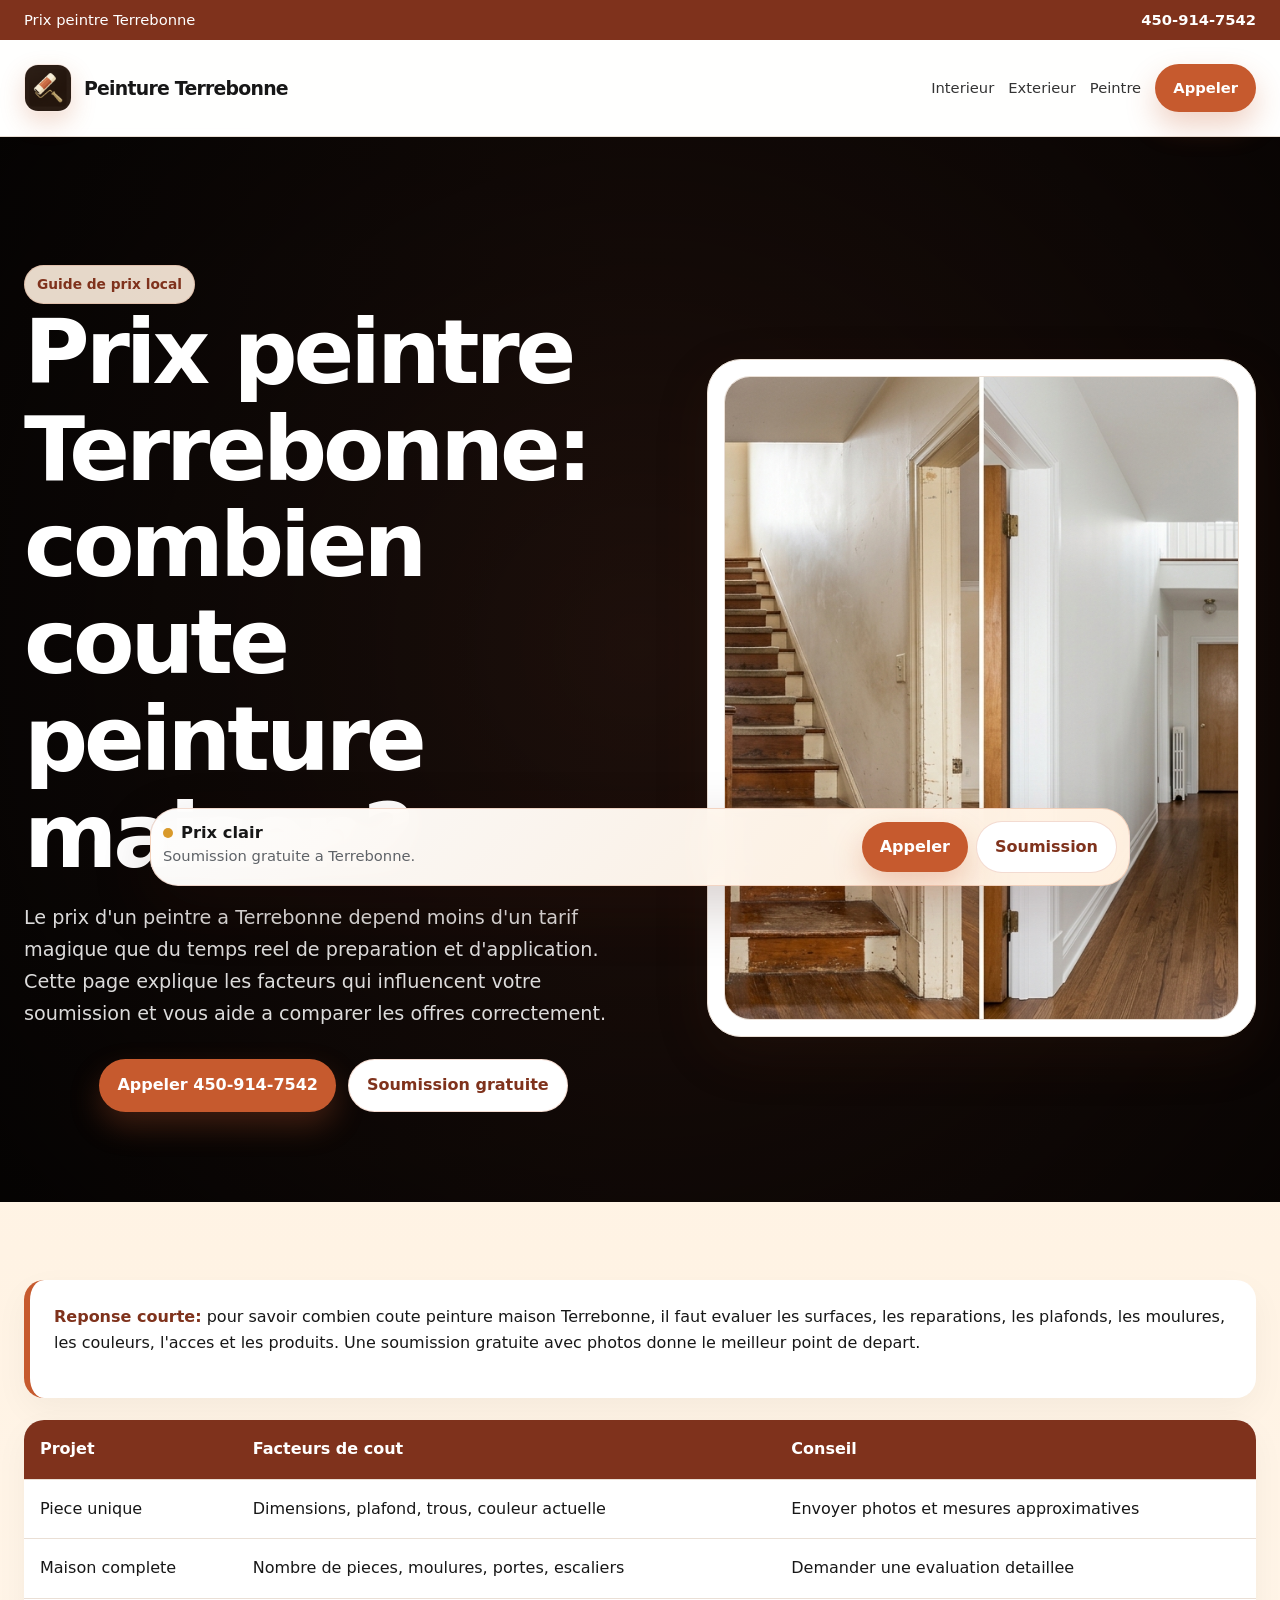
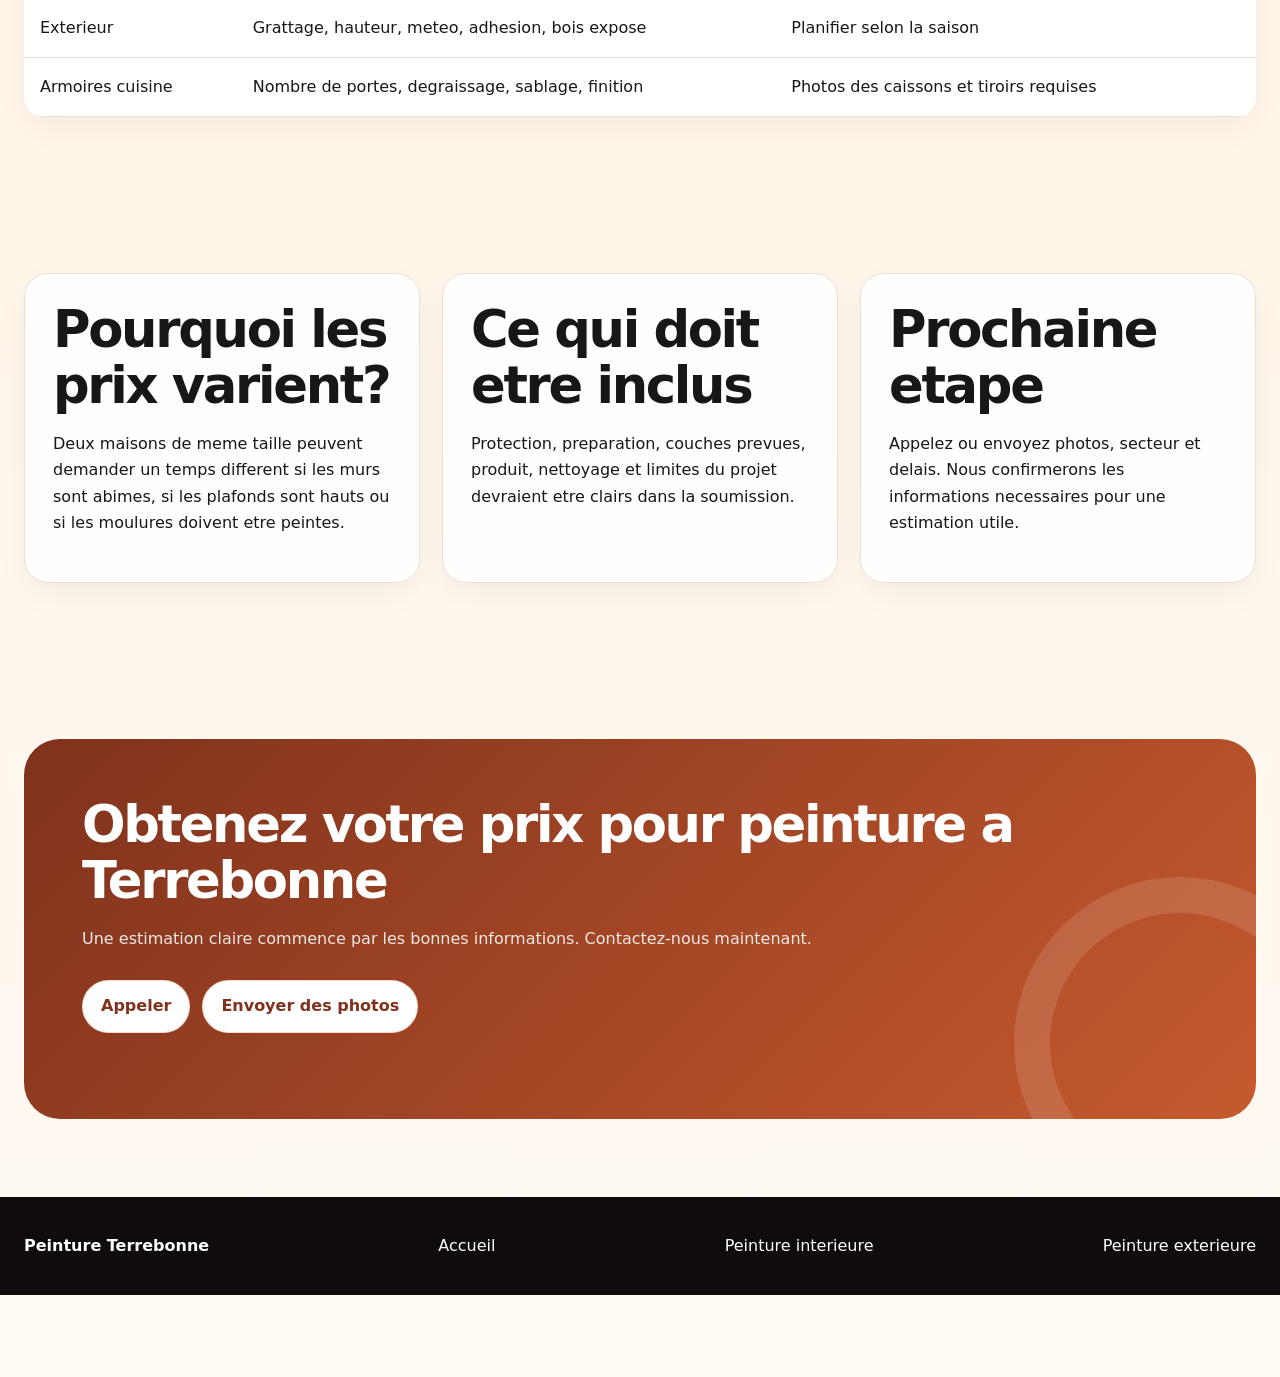
<file: prix-peintre-terrebonne/index.html>
<!doctype html>
<html lang="fr-CA">
<head>
  <meta charset="utf-8"><link rel="icon" type="image/svg+xml" href="../favicon.svg"><link rel="icon" type="image/x-icon" href="../favicon.ico"><link rel="apple-touch-icon" href="../apple-touch-icon.png"><meta name="viewport" content="width=device-width, initial-scale=1">
  <title>Prix peintre Terrebonne | Combien coute peinture maison?</title>
  <meta name="description" content="Guide des prix pour peintre a Terrebonne: facteurs de cout, peinture maison, interieur, exterieur, armoires cuisine et soumission gratuite.">
  <link rel="canonical" href="https://peintureterrebonne.ca/prix-peintre-terrebonne/">
  <link rel="stylesheet" href="../assets/styles.css">
  <script type="application/ld+json">{"@context":"https://schema.org","@type":"FAQPage","mainEntity":[{"@type":"Question","name":"Combien coute un peintre a Terrebonne?","acceptedAnswer":{"@type":"Answer","text":"Le prix varie selon la superficie, la preparation, les reparations, les plafonds, les moulures, le nombre de couches et le produit choisi."}},{"@type":"Question","name":"Comment obtenir un prix exact pour peinture maison Terrebonne?","acceptedAnswer":{"@type":"Answer","text":"Envoyez des photos, le nombre de pieces, l'etat des murs et les delais souhaites pour recevoir une soumission gratuite plus precise."}}]}</script>
</head>
<body>
  <div class="topbar"><div class="container"><span>Prix peintre Terrebonne</span><span><a href="tel:4509147542">450-914-7542</a></span></div></div>
  <header class="nav"><div class="container nav-inner"><a class="brand" href="../index.html"><img class="brand-mark" src="../public/logos/logo-light.png" alt="Logo Peinture Terrebonne" width="48" height="48"><span>Peinture Terrebonne</span></a><nav class="nav-links"><a href="../peinture-interieure-terrebonne/index.html">Interieur</a><a href="../peinture-exterieure-terrebonne/index.html">Exterieur</a><a href="../peintre-terrebonne/index.html">Peintre</a><a class="btn btn-primary" href="tel:4509147542">Appeler</a></nav></div></header>
  <main>
    <section class="hero"><div class="container hero-grid"><div><span class="eyebrow">Guide de prix local</span><h1>Prix peintre Terrebonne: combien coute peinture maison?</h1><p class="lead">Le prix d'un peintre a Terrebonne depend moins d'un tarif magique que du temps reel de preparation et d'application. Cette page explique les facteurs qui influencent votre soumission et vous aide a comparer les offres correctement.</p><div class="hero-actions"><a class="btn btn-primary" href="tel:4509147542">Appeler 450-914-7542</a><a class="btn btn-secondary" href="../index.html#soumission">Soumission gratuite</a></div></div><div class="hero-card"><img class="hero-visual" src="../public/realisations/terrebonne-couloir-before-after.png" alt="Prix peintre Terrebonne couloir avant apres" width="1024" height="1024"></div></div></section>
    <section><div class="container"><div class="snippet-box"><p><strong>Reponse courte:</strong> pour savoir combien coute peinture maison Terrebonne, il faut evaluer les surfaces, les reparations, les plafonds, les moulures, les couleurs, l'acces et les produits. Une soumission gratuite avec photos donne le meilleur point de depart.</p></div><table class="price-table" style="margin-top:22px"><thead><tr><th>Projet</th><th>Facteurs de cout</th><th>Conseil</th></tr></thead><tbody><tr><td>Piece unique</td><td>Dimensions, plafond, trous, couleur actuelle</td><td>Envoyer photos et mesures approximatives</td></tr><tr><td>Maison complete</td><td>Nombre de pieces, moulures, portes, escaliers</td><td>Demander une evaluation detaillee</td></tr><tr><td>Exterieur</td><td>Grattage, hauteur, meteo, adhesion, bois expose</td><td>Planifier selon la saison</td></tr><tr><td>Armoires cuisine</td><td>Nombre de portes, degraissage, sablage, finition</td><td>Photos des caissons et tiroirs requises</td></tr></tbody></table></div></section>
    <section><div class="container grid-3"><article class="card"><h2>Pourquoi les prix varient?</h2><p>Deux maisons de meme taille peuvent demander un temps different si les murs sont abimes, si les plafonds sont hauts ou si les moulures doivent etre peintes.</p></article><article class="card"><h2>Ce qui doit etre inclus</h2><p>Protection, preparation, couches prevues, produit, nettoyage et limites du projet devraient etre clairs dans la soumission.</p></article><article class="card"><h2>Prochaine etape</h2><p>Appelez ou envoyez photos, secteur et delais. Nous confirmerons les informations necessaires pour une estimation utile.</p></article></div></section>
    <section><div class="container cta-band"><h2>Obtenez votre prix pour peinture a Terrebonne</h2><p>Une estimation claire commence par les bonnes informations. Contactez-nous maintenant.</p><div class="cta-row"><a class="btn btn-secondary" href="tel:4509147542">Appeler</a><a class="btn btn-secondary" href="mailto:soumission@peintureterrebonne.ca">Envoyer des photos</a></div></div></section>
  </main>
  <aside class="conversion-strip"><div><strong><span class="pulse-dot"></span>Prix clair</strong><span>Soumission gratuite a Terrebonne.</span></div><div class="cta-row"><a class="btn btn-primary" href="tel:4509147542">Appeler</a><a class="btn btn-secondary" href="../index.html#soumission">Soumission</a></div></aside>
  <footer class="footer"><div class="container"><strong>Peinture Terrebonne</strong><a href="../index.html">Accueil</a><a href="../peinture-interieure-terrebonne/index.html">Peinture interieure</a><a href="../peinture-exterieure-terrebonne/index.html">Peinture exterieure</a></div></footer><script src="../assets/app.js" defer></script>
</body>
</html>
</file>
<file: assets/styles.css>
:root {
  --red: #c65a2e;
  --red-dark: #7f321c;
  --red-soft: #fff0df;
  --paint-gold: #d99a2b;
  --paint-rose: #b24a62;
  --paint-plum: #4a2636;
  --ink: #171717;
  --muted: #5f6368;
  --line: #eadfd5;
  --white: #ffffff;
  --cream: #fff8ee;
  --shadow: 0 18px 55px rgba(92, 42, 18, .14);
  --radius: 24px;
  font-family: Inter, ui-sans-serif, system-ui, -apple-system, BlinkMacSystemFont, "Segoe UI", sans-serif;
}

* { box-sizing: border-box; }
html { scroll-behavior: smooth; }
body {
  margin: 0;
  color: var(--ink);
  background: linear-gradient(180deg, #fffaf2 0%, #fff3e4 42%, #fffaf4 100%);
  line-height: 1.65;
}
body.has-sticky-cta { padding-bottom: 82px; }
a { color: inherit; text-decoration: none; }
img { max-width: 100%; height: auto; display: block; }
.container { width: min(1480px, calc(100% - 48px)); margin: 0 auto; }
.skip-link { position: absolute; left: -999px; top: 10px; background: var(--red); color: #fff; padding: 10px 14px; z-index: 20; }
.skip-link:focus { left: 10px; }

.topbar { background: var(--red-dark); color: #fff; font-size: .92rem; }
.topbar .container { display: flex; justify-content: space-between; gap: 18px; padding: 8px 0; flex-wrap: wrap; }
.topbar a { font-weight: 700; }
.nav {
  position: sticky; top: 0; z-index: 10; backdrop-filter: blur(14px);
  background: rgba(255,255,255,.92); border-bottom: 1px solid var(--line);
}
.nav-inner { min-height: 96px; display: flex; align-items: center; justify-content: space-between; gap: 18px; }
.brand { display: flex; align-items: center; gap: 12px; font-weight: 900; letter-spacing: -.04em; font-size: 1.18rem; }
.brand-mark { width: 48px; height: 48px; border-radius: 14px; object-fit: cover; box-shadow: 0 10px 24px rgba(198,90,46,.22); border: 1px solid rgba(198,90,46,.14); }
.brand-logo { width: clamp(300px, 32vw, 430px); height: auto; display: block; }
.nav-links { display: flex; align-items: center; justify-content: flex-end; gap: clamp(9px, 1.1vw, 18px); font-size: .92rem; color: #343434; flex-wrap: wrap; }
.nav-links a:hover { color: var(--red); }
.lang-switch { display: inline-flex; align-items: center; gap: 4px; padding: 4px; border: 1px solid var(--line); border-radius: 999px; background: #fff; }
.lang { border: 0; padding: 6px 9px; border-radius: 999px; background: transparent; font-weight: 900; font-size: .82rem; }
.lang.is-active { background: var(--red-dark); color: #fff; }
.nav-phone { min-height: 42px; padding: 10px 14px; white-space: nowrap; }
.btn, button {
  display: inline-flex; align-items: center; justify-content: center; gap: 9px; min-height: 48px;
  padding: 12px 18px; border-radius: 999px; border: 0; cursor: pointer; font-weight: 900;
  transition: transform .2s ease, box-shadow .2s ease, background .2s ease;
}
.btn:hover, button:hover { transform: translateY(-2px); }
.btn-primary { background: var(--red); color: #fff; box-shadow: 0 14px 30px rgba(198,90,46,.28); }
.btn-primary:hover { background: var(--red-dark); }
.btn-secondary { background: #fff; color: var(--red-dark); border: 1px solid rgba(198,90,46,.22); }
.btn-ghost { background: transparent; color: var(--red-dark); border: 1px solid rgba(198,90,46,.3); }
.hero .btn-ghost { color: #fff; border-color: rgba(255,255,255,.44); }
.hero .btn-ghost:hover { background: rgba(255,255,255,.1); }

.hero { position: relative; overflow: hidden; min-height: calc(100vh - 110px); padding: clamp(82px, 10vw, 148px) 0 72px; isolation: isolate; background: #22120d; color: #fff; display: grid; align-items: center; }
.hero:after { content: ""; position: absolute; inset: 0; z-index: -1; background: radial-gradient(circle at 50% 48%, rgba(0,0,0,.08), rgba(0,0,0,.42) 45%, rgba(0,0,0,.76) 100%), linear-gradient(90deg, rgba(16,10,8,.8) 0%, rgba(31,16,11,.54) 48%, rgba(31,16,11,.26) 100%); pointer-events: none; }
.painter-video-bg { position: absolute; inset: -3%; z-index: -2; background: linear-gradient(115deg, #24120d, #7f321c 42%, #d99a2b 100%); overflow: hidden; }
.painter-video-bg:before { content: ""; position: absolute; inset: -4%; background-image: url('../public/realisations/hero-painter-bg.png'); background-size: cover; background-position: center right; opacity: .88; filter: saturate(.92) contrast(1.04); animation: heroPainterPan 18s ease-in-out infinite alternate; }
.painter-video-bg:after { content: ""; position: absolute; inset: 0; background: linear-gradient(180deg, rgba(0,0,0,.12), rgba(0,0,0,.3)), repeating-linear-gradient(92deg, rgba(255,255,255,.05) 0 1px, transparent 1px 54px); opacity: .55; mix-blend-mode: overlay; }
.hero-grid { display: grid; grid-template-columns: minmax(0, 1.06fr) minmax(420px, .94fr); gap: clamp(34px, 5vw, 76px); align-items: center; }
.hero-home .hero-grid { grid-template-columns: 1fr; place-items: center; text-align: center; }
.hero-copy { width: min(920px, 100%); display: grid; justify-items: center; }
.eyebrow { display: inline-flex; gap: 8px; align-items: center; color: var(--red-dark); background: rgba(255,240,223,.9); border: 1px solid rgba(198,90,46,.18); border-radius: 999px; padding: 7px 12px; font-weight: 900; font-size: .86rem; }
h1, h2, h3 { line-height: 1.08; letter-spacing: -.045em; margin: 0 0 18px; }
h1 { font-size: clamp(3rem, 7vw, 7.4rem); max-width: 980px; text-wrap: balance; }
h2 { font-size: clamp(2rem, 4vw, 3.55rem); }
h3 { font-size: clamp(1.25rem, 2.2vw, 1.7rem); }
p { margin: 0 0 18px; }
.lead { color: #373737; font-size: clamp(1.08rem, 1.5vw, 1.34rem); max-width: 920px; }
.hero .lead { color: rgba(255,255,255,.86); max-width: 760px; text-wrap: balance; }
.hero p:not(.lead) { max-width: 980px; }
.hero-actions, .cta-row { display: flex; gap: 12px; flex-wrap: wrap; margin: 28px 0; }
.hero .hero-actions { justify-content: center; margin: 30px 0 18px; }
.trust-row { display: grid; grid-template-columns: repeat(3, minmax(0, 1fr)); gap: 12px; margin-top: 26px; }
.hero .trust-row { width: min(720px, 100%); margin-top: 18px; }
.trust-card { background: rgba(255,255,255,.12); border: 1px solid rgba(255,255,255,.2); border-radius: 18px; padding: 15px; box-shadow: 0 8px 24px rgba(0,0,0,.12); backdrop-filter: blur(16px); color: rgba(255,255,255,.84); }
.trust-card strong { display: block; color: #fff; font-size: 1.05rem; }
.lead-panel { position: relative; z-index: 2; padding: 0 0 28px; margin-top: -44px; }
.lead-panel-inner { display: grid; grid-template-columns: repeat(3, minmax(0, 1fr)) auto; align-items: center; gap: 14px; padding: 16px; border-radius: 30px; background: rgba(255,255,255,.94); border: 1px solid rgba(198,90,46,.18); box-shadow: 0 24px 70px rgba(52,29,22,.2); backdrop-filter: blur(18px); }
.lead-proof { padding: 12px 14px; border-radius: 22px; background: linear-gradient(180deg, #fff, #fff6eb); border: 1px solid var(--line); }
.lead-proof strong { display: block; color: var(--red-dark); line-height: 1.1; font-size: 1.04rem; }
.lead-proof span { display: block; color: var(--muted); font-size: .9rem; line-height: 1.35; margin-top: 5px; }
.conversion-zone { padding: 36px 0 72px; background: linear-gradient(180deg, #fffaf2, #fff6eb); }
.zone-layout { display: grid; grid-template-columns: minmax(0, 1.35fr) minmax(320px, .65fr); gap: 24px; align-items: stretch; }
.zone-copy, .zone-card { border: 1px solid var(--line); border-radius: 34px; background: rgba(255,255,255,.82); box-shadow: 0 18px 55px rgba(92,42,18,.08); }
.zone-copy { padding: clamp(26px, 4vw, 44px); }
.zone-copy h2 { max-width: 900px; }
.zone-copy p { max-width: 860px; color: var(--muted); }
.zone-pills { margin-top: 18px; }
.zone-pills .pill { background: #fffaf4; border-color: rgba(198,90,46,.18); }
.zone-card { padding: 30px; display: flex; flex-direction: column; justify-content: center; background: linear-gradient(145deg, #341d16, #7f321c); color: #fff; position: relative; overflow: hidden; }
.zone-card:after { content: ""; position: absolute; right: -52px; top: -52px; width: 150px; height: 150px; border-radius: 999px; border: 28px solid rgba(255,240,223,.1); }
.zone-card strong { display: block; font-size: clamp(1.55rem, 3vw, 2.35rem); line-height: 1.02; letter-spacing: -.05em; margin-bottom: 14px; }
.zone-card p { color: rgba(255,255,255,.82); }
.local-zones { background: #fffaf4; padding-top: 40px; }
.zone-feature { border-radius: 34px; padding: clamp(26px, 4vw, 42px); background: linear-gradient(135deg, #341d16, #7f321c); color: #fff; box-shadow: 0 24px 70px rgba(52,29,22,.18); }
.zone-feature h3 { font-size: clamp(1.7rem, 3vw, 2.7rem); }
.zone-feature p { color: rgba(255,255,255,.86); }
.zone-feature .areas { margin: 22px 0; }
.zone-feature .pill { background: rgba(255,255,255,.12); border-color: rgba(255,255,255,.2); color: #fff; }
.zone-grid { display: grid; grid-template-columns: repeat(2, minmax(0, 1fr)); gap: 16px; }
.zone-grid .card { padding: 22px; }
.client-paths { padding-top: 72px; background: #fffaf4; }
.grid-4 { display: grid; grid-template-columns: repeat(4, minmax(0, 1fr)); gap: 18px; }
.path-card { background: #fff; border: 1px solid var(--line); border-radius: 26px; padding: 24px; box-shadow: 0 14px 36px rgba(52,29,22,.06); position: relative; overflow: hidden; }
.path-card:before { content: ""; position: absolute; inset: 0 0 auto; height: 5px; background: linear-gradient(90deg, var(--red-dark), var(--red), var(--paint-gold)); }
.path-card span { display: inline-grid; place-items: center; width: 42px; height: 42px; border-radius: 15px; background: var(--red-soft); color: var(--red-dark); font-weight: 950; margin-bottom: 16px; }
.path-card h3 { margin-bottom: 12px; }
.path-card p { color: var(--muted); }
.path-card a { color: var(--red-dark); font-weight: 950; }
.hero-card { background: #fff; border: 1px solid var(--line); border-radius: 34px; padding: 16px; box-shadow: var(--shadow); position: relative; animation: floatIn .8s ease both; }
.hero-card .badge { position: absolute; left: 28px; top: 28px; z-index: 2; background: #fff; border-radius: 999px; padding: 9px 13px; font-weight: 900; color: var(--red-dark); box-shadow: 0 12px 24px rgba(0,0,0,.12); }
.hero-visual { border-radius: 26px; overflow: hidden; background: #f4f4f4; border: 1px solid var(--line); width: 100%; height: auto; display: block; aspect-ratio: 4/5; object-fit: cover; }
.hero-ba { position: relative; display: block; }
.hero-avant-wrap { position: absolute; bottom: 14px; left: 14px; border-radius: 14px; overflow: hidden; border: 3px solid #fff; box-shadow: 0 8px 28px rgba(0,0,0,.28); width: 22%; cursor: zoom-in; transition: transform .2s ease, box-shadow .2s ease; }
.hero-avant-wrap:hover { transform: scale(1.04); box-shadow: 0 14px 40px rgba(0,0,0,.38); }
.hero-avant-label { display: block; background: rgba(0,0,0,.52); color: #fff; font-size: .72rem; font-weight: 800; text-align: center; padding: 4px 0; letter-spacing: .04em; text-transform: uppercase; }
.hero-avant-img { width: 100%; height: auto; display: block; }
.lb { position: fixed; inset: 0; z-index: 9999; background: rgba(0,0,0,.88); display: flex; align-items: center; justify-content: center; padding: 20px; cursor: zoom-out; animation: lbIn .18s ease; }
.lb[hidden] { display: none; }
@keyframes lbIn { from { opacity: 0; } to { opacity: 1; } }
.lb-img { max-width: min(90vw, 700px); max-height: 90vh; border-radius: 18px; object-fit: contain; box-shadow: 0 24px 80px rgba(0,0,0,.6); cursor: default; }
.lb-close { position: absolute; top: 20px; right: 24px; background: rgba(255,255,255,.15); border: none; color: #fff; font-size: 1.6rem; line-height: 1; width: 44px; height: 44px; border-radius: 50%; cursor: pointer; display: flex; align-items: center; justify-content: center; transition: background .15s; }
.lb-close:hover { background: rgba(255,255,255,.3); }
.paint-strip { height: 12px; background: linear-gradient(90deg, var(--red-dark), var(--red), var(--paint-gold), var(--paint-rose)); border-radius: 999px; margin-top: 14px; }

section { padding: 78px 0; }
.intro-copy { padding: 34px 0 78px; background: linear-gradient(180deg, #fffaf2, #fff6eb); }
.intro-panel { display: grid; grid-template-columns: .75fr 1.25fr; gap: clamp(24px, 5vw, 70px); align-items: start; background: rgba(255,255,255,.76); border: 1px solid var(--line); border-radius: 34px; padding: clamp(24px, 4vw, 44px); box-shadow: 0 18px 55px rgba(92,42,18,.08); }
.intro-panel h2 { margin-bottom: 0; }
.intro-panel p:last-child { margin-bottom: 0; }
.service-showcase { background: radial-gradient(circle at 12% 10%, rgba(217,154,43,.16), transparent 28%), linear-gradient(180deg, #fff6eb 0%, #fffaf4 100%); }
.service-cards .card { position: relative; overflow: hidden; }
.service-cards .card:after { content: ""; position: absolute; right: -34px; top: -34px; width: 112px; height: 112px; border-radius: 50%; background: rgba(198,90,46,.08); pointer-events: none; }
.service-cards .card h3 { max-width: 14ch; }
.section-head { display: flex; justify-content: space-between; align-items: end; gap: 24px; margin-bottom: 34px; }
.section-head p { max-width: 840px; color: var(--muted); }
.grid-2 { display: grid; grid-template-columns: repeat(2, minmax(0, 1fr)); gap: 28px; }
.grid-3 { display: grid; grid-template-columns: repeat(3, minmax(0, 1fr)); gap: 22px; }
.card { background: rgba(255,255,255,.9); border: 1px solid var(--line); border-radius: var(--radius); padding: 28px; box-shadow: 0 12px 34px rgba(0,0,0,.045); transition: transform .25s ease, box-shadow .25s ease, border-color .25s ease; }
.card:hover { transform: translateY(-4px); box-shadow: 0 18px 44px rgba(92,42,18,.1); border-color: rgba(198,90,46,.2); }
.card.accent { border-color: rgba(198,90,46,.2); background: linear-gradient(180deg, #fff, #fff2df); }
.icon { width: 48px; height: 48px; display: grid; place-items: center; background: var(--red-soft); color: var(--red); border-radius: 16px; font-weight: 900; margin-bottom: 16px; }
.list { padding: 0; margin: 18px 0 0; list-style: none; }
.list li { padding: 8px 0 8px 30px; position: relative; }
.list li:before { content: ""; position: absolute; left: 0; top: 17px; width: 10px; height: 10px; background: var(--red); border-radius: 50%; }
.split { display: grid; grid-template-columns: .9fr 1.1fr; gap: 44px; align-items: start; }
.sticky-note { position: sticky; top: 96px; background: var(--red-dark); color: #fff; border-radius: 30px; padding: 30px; box-shadow: var(--shadow); }
.sticky-note p { color: rgba(255,255,255,.86); }
.step { counter-increment: step; display: grid; grid-template-columns: 64px 1fr; gap: 18px; padding: 24px 0; border-bottom: 1px solid var(--line); }
.step:before { content: counter(step); width: 54px; height: 54px; border-radius: 18px; display: grid; place-items: center; background: var(--red); color: #fff; font-weight: 900; font-size: 1.3rem; }
.steps { counter-reset: step; }

.gallery { display: grid; grid-template-columns: repeat(3, minmax(0, 1fr)); gap: 18px; }
.gallery figure { margin: 0; background: #fff; border: 1px solid var(--line); border-radius: 24px; overflow: hidden; box-shadow: 0 14px 30px rgba(0,0,0,.05); }
.gallery figcaption { padding: 14px 16px; font-weight: 800; color: #3a3a3a; }
.testimonials { display: grid; grid-template-columns: repeat(3, minmax(0, 1fr)); gap: 20px; }
.quote { background: #fff; border: 1px solid var(--line); border-radius: 24px; padding: 24px; }
.stars { color: var(--red); letter-spacing: 2px; font-weight: 900; }
.areas { display: flex; flex-wrap: wrap; gap: 10px; }
.pill { background: #fff; border: 1px solid var(--line); border-radius: 999px; padding: 10px 14px; font-weight: 800; color: #333; }
.price-table { width: 100%; border-collapse: collapse; overflow: hidden; border-radius: 20px; background: #fff; box-shadow: 0 12px 34px rgba(0,0,0,.045); }
.price-table th, .price-table td { padding: 16px; border-bottom: 1px solid var(--line); text-align: left; vertical-align: top; }
.price-table th { background: var(--red-dark); color: #fff; }
.snippet-box { border-left: 6px solid var(--red); background: #fff; border-radius: 20px; padding: 24px; box-shadow: 0 12px 34px rgba(0,0,0,.045); }
.snippet-box strong { color: var(--red-dark); }
.kpi-row { display: grid; grid-template-columns: repeat(4, minmax(0, 1fr)); gap: 14px; }
.kpi { background: #fff; border: 1px solid var(--line); border-radius: 22px; padding: 20px; text-align: center; box-shadow: 0 12px 34px rgba(0,0,0,.04); }
.kpi strong { display: block; color: var(--red); font-size: 1.8rem; line-height: 1; }
.map-wrap { position: relative; border-radius: 28px; overflow: hidden; border: 1px solid rgba(198,90,46,.18); box-shadow: var(--shadow); background: var(--red-soft); min-height: 420px; height: 100%; }
.map-wrap iframe { width: 100%; height: 100%; min-height: 420px; border: 0; display: block; filter: saturate(.92) contrast(1.03); }
.map-wrap:after { content: "Terrebonne, QC"; position: absolute; left: 18px; bottom: 18px; background: rgba(255,255,255,.94); color: var(--red-dark); border: 1px solid rgba(198,90,46,.16); border-radius: 999px; padding: 10px 14px; font-weight: 950; box-shadow: 0 12px 30px rgba(0,0,0,.14); pointer-events: none; }
.faq-grid { display: grid; grid-template-columns: repeat(2, minmax(0, 1fr)); gap: 12px; align-items: start; }
.faq details { background: #fff; border: 1px solid var(--line); border-radius: 18px; padding: 0; margin-bottom: 0; overflow: hidden; }
.faq summary { cursor: pointer; font-weight: 900; color: #202020; }
.faq summary { padding: 15px 18px; list-style: none; display: flex; align-items: center; justify-content: space-between; gap: 14px; }
.faq summary::-webkit-details-marker { display: none; }
.faq summary:after { content: "+"; color: var(--red); font-size: 1.4rem; line-height: 1; font-weight: 900; }
.faq details[open] summary:after { content: "-"; }
.faq p { margin: 0; padding: 0 18px 16px; color: var(--muted); }
.faq-category { grid-column: 1 / -1; margin: 18px 0 2px; color: var(--red-dark); font-weight: 950; letter-spacing: -.03em; }
.cta-band { background: linear-gradient(135deg, var(--red-dark), var(--red)); color: #fff; border-radius: 36px; padding: clamp(30px, 6vw, 58px); overflow: hidden; position: relative; }
.cta-band:after { content: ""; position: absolute; right: -90px; bottom: -90px; width: 260px; height: 260px; border: 36px solid rgba(255,255,255,.12); border-radius: 50%; }
.cta-band p { color: rgba(255,255,255,.88); max-width: 820px; }
.cta-band .btn-secondary { color: var(--red-dark); }
.form { display: grid; gap: 12px; margin-top: 20px; }
.form input, .form select, .form textarea { width: 100%; border: 1px solid var(--line); border-radius: 15px; padding: 14px 15px; font: inherit; background: #fff; }
.form textarea { min-height: 116px; resize: vertical; }
.form small { color: var(--muted); }
.seo-notes { background: #141414; color: #fff; }
.seo-notes .card { background: #1d1d1d; border-color: #333; }
.seo-notes p, .seo-notes li { color: #d8d8d8; }
.footer { padding: 36px 0; background: #100b0c; color: #fff; }
.footer .container { display: flex; justify-content: space-between; gap: 22px; flex-wrap: wrap; }
.conversion-strip { position: fixed; left: 14px; right: 14px; bottom: 14px; z-index: 30; background: linear-gradient(135deg, rgba(255,255,255,.98), rgba(255,240,223,.98)); border: 1px solid rgba(198,90,46,.22); border-radius: 28px; padding: 12px; box-shadow: 0 22px 60px rgba(55,22,9,.2); backdrop-filter: blur(16px); display: grid; grid-template-columns: 1fr auto; align-items: center; gap: 16px; max-width: 980px; margin: 0 auto; }
.conversion-copy { display: grid; grid-template-columns: 52px 1fr; align-items: center; gap: 14px; }
.conversion-icon { width: 52px; height: 52px; border-radius: 18px; display: grid; place-items: center; color: #fff; background: linear-gradient(135deg, var(--red-dark), var(--red)); box-shadow: 0 12px 26px rgba(198,90,46,.28); font-weight: 900; }
.conversion-strip strong { display: block; line-height: 1.12; font-size: 1.02rem; }
.conversion-strip span { color: var(--muted); font-size: .92rem; }
.conversion-phone { color: var(--red-dark); font-size: clamp(1.45rem, 4vw, 2.35rem); font-weight: 950; letter-spacing: -.04em; line-height: 1; white-space: nowrap; }
.conversion-strip .cta-row { margin: 0; gap: 8px; align-items: center; }
.reveal { opacity: 0; transform: translateY(22px); transition: opacity .65s ease, transform .65s ease; }
.reveal.is-visible { opacity: 1; transform: translateY(0); }
.pulse-dot { width: 10px; height: 10px; border-radius: 999px; background: var(--paint-gold); display: inline-block; margin-right: 8px; box-shadow: 0 0 0 0 rgba(217,154,43,.5); animation: pulse 1.8s infinite; }

@keyframes floatIn { from { opacity: 0; transform: translateY(22px) scale(.98); } to { opacity: 1; transform: translateY(0) scale(1); } }
@keyframes pulse { 70% { box-shadow: 0 0 0 12px rgba(217,154,43,0); } 100% { box-shadow: 0 0 0 0 rgba(217,154,43,0); } }
@keyframes heroPainterPan { from { transform: scale(1.04) translate3d(-1.5%, 0, 0); } to { transform: scale(1.12) translate3d(1.5%, -1%, 0); } }

@media (prefers-reduced-motion: reduce) {
  html { scroll-behavior: auto; }
  *, *:before, *:after { animation-duration: .001ms !important; animation-iteration-count: 1 !important; transition-duration: .001ms !important; }
  .reveal { opacity: 1; transform: none; }
}

@media (max-width: 900px) {
  .nav-links { display: none; }
  .brand-logo { width: min(330px, 82vw); }
  .hero-grid, .grid-2, .split { grid-template-columns: 1fr; }
  .grid-3, .gallery, .testimonials { grid-template-columns: 1fr; }
  .faq-grid { grid-template-columns: 1fr; }
  .kpi-row { grid-template-columns: repeat(2, minmax(0, 1fr)); }
  .section-head { display: block; }
  .trust-row { grid-template-columns: 1fr; }
  .lead-panel { margin-top: -28px; padding-bottom: 18px; }
  .lead-panel-inner { grid-template-columns: 1fr; border-radius: 24px; }
  .zone-layout, .zone-grid { grid-template-columns: 1fr; }
  .grid-4 { grid-template-columns: 1fr; }
  .intro-panel { grid-template-columns: 1fr; }
  section { padding: 56px 0; }
  .conversion-strip { align-items: stretch; }
  .conversion-strip { grid-template-columns: 1fr; padding: 10px; }
  .conversion-copy { grid-template-columns: 42px 1fr; gap: 10px; }
  .conversion-icon { width: 42px; height: 42px; border-radius: 14px; }
  .conversion-strip .cta-row { width: 100%; display: grid; grid-template-columns: 1.2fr .8fr; }
  .conversion-phone { font-size: 1.55rem; }
}

@media (max-width: 560px) {
  .container { width: min(100% - 22px, 1480px); }
  .hero { padding-top: 48px; }
  .btn { width: 100%; }
  .topbar .container { display: block; }
  .brand { font-size: 1rem; }
  .hero-card { border-radius: 24px; padding: 10px; }
}
</file>
